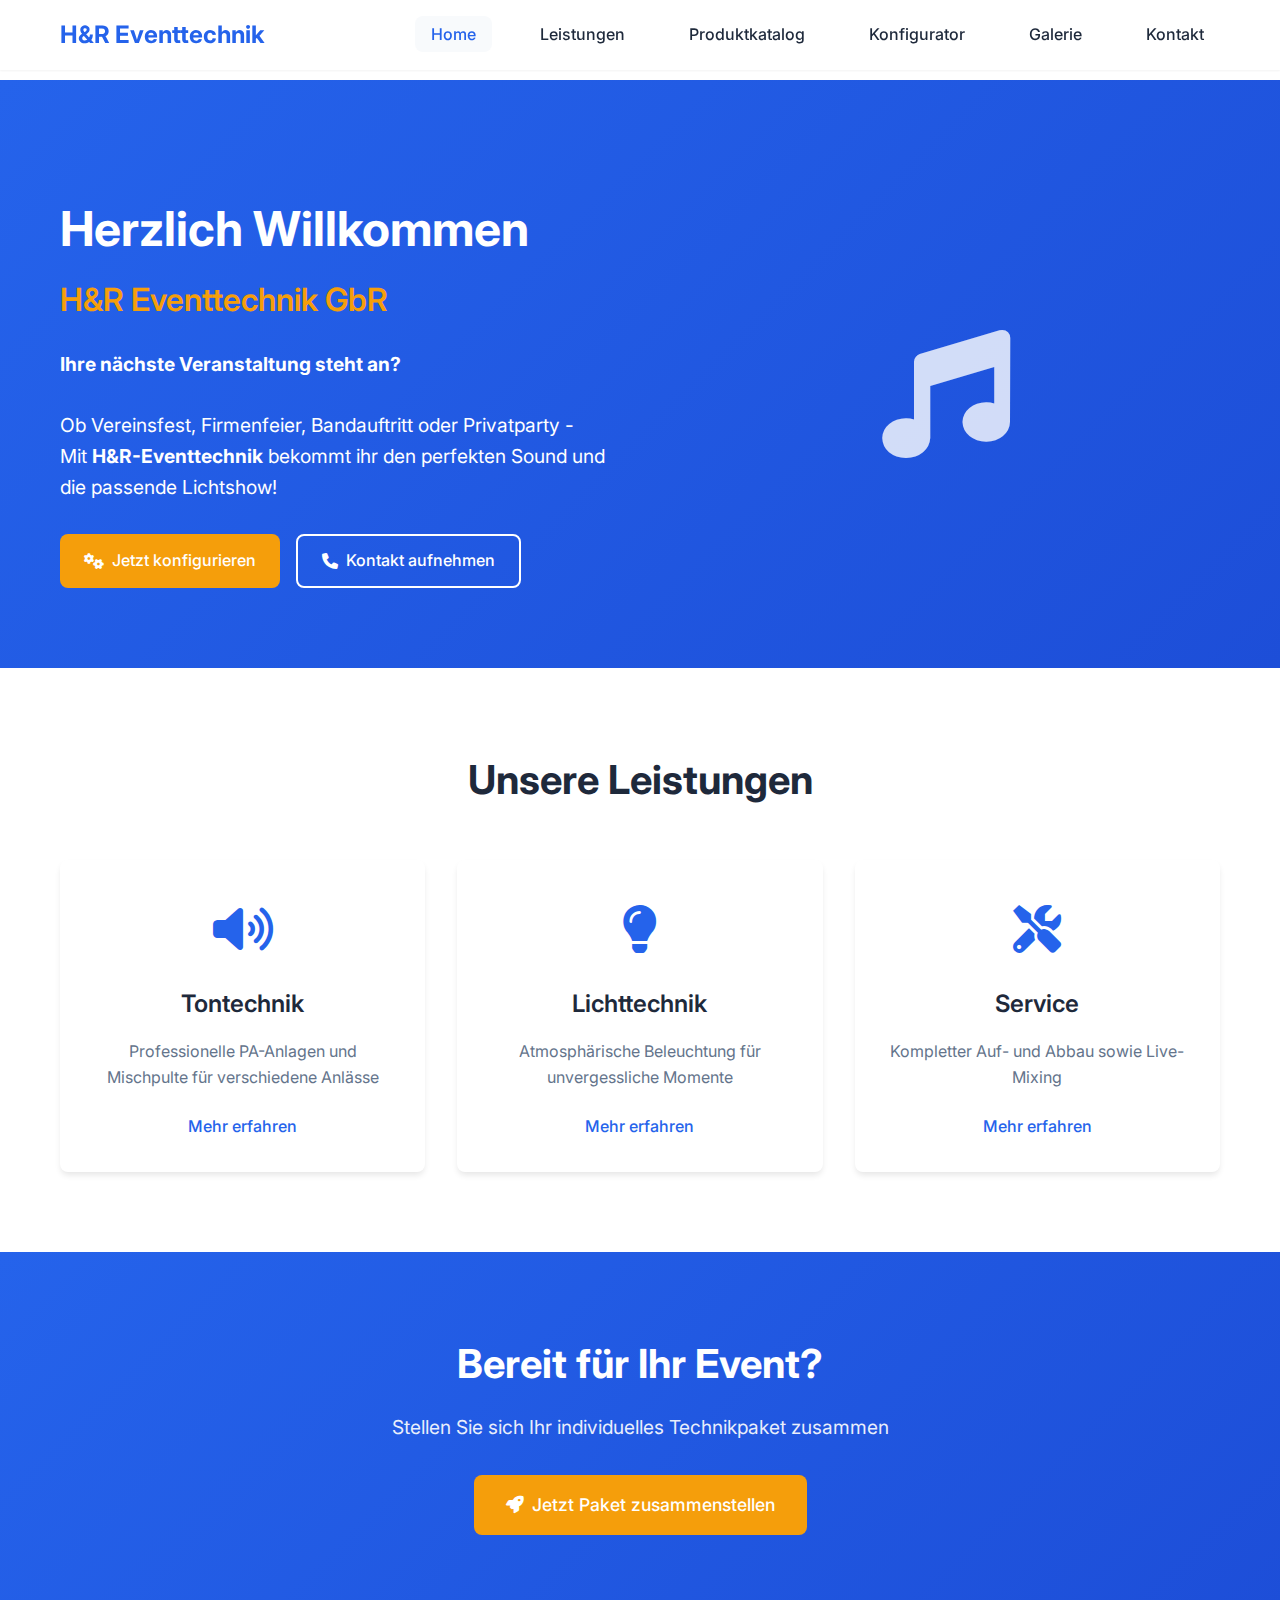
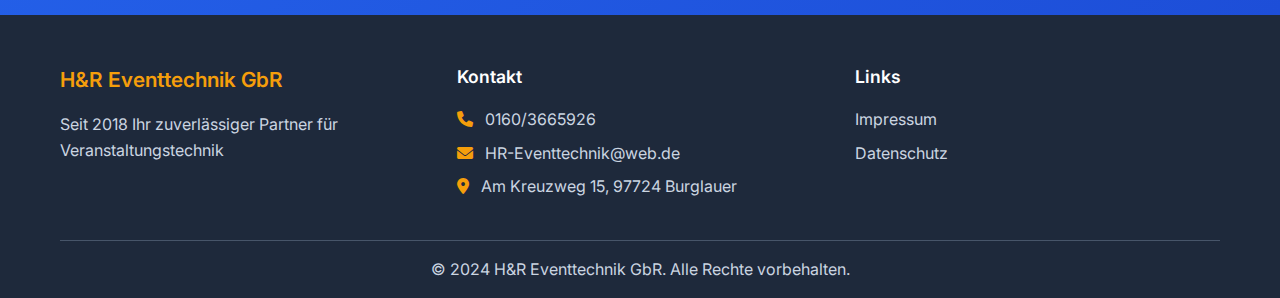
<file: index.html>
<!DOCTYPE html>
<html lang="de">
<head>
    <meta charset="UTF-8">
    <meta name="viewport" content="width=device-width, initial-scale=1.0">
    <title>H&R Eventtechnik GbR - Professionelle Veranstaltungstechnik</title>
    <link rel="stylesheet" href="css/style.css">
    <link href="https://fonts.googleapis.com/css2?family=Inter:wght@300;400;500;600;700&display=swap" rel="stylesheet">
    <link rel="stylesheet" href="https://cdnjs.cloudflare.com/ajax/libs/font-awesome/6.0.0/css/all.min.css">
</head>
<body>
    <!-- Header -->
    <header class="header">
        <nav class="navbar">
            <div class="nav-container">
                <div class="nav-logo">
                    <h2>H&R Eventtechnik</h2>
                </div>
                <ul class="nav-menu">
                    <li class="nav-item">
                        <a href="index.html" class="nav-link active">Home</a>
                    </li>
                    <li class="nav-item">
                        <a href="leistungen.html" class="nav-link">Leistungen</a>
                    </li>
                    <li class="nav-item">
                        <a href="katalog.html" class="nav-link">Produktkatalog</a>
                    </li>
                    <li class="nav-item">
                        <a href="konfigurator.html" class="nav-link">Konfigurator</a>
                    </li>
                    <li class="nav-item">
                        <a href="gallerie.html" class="nav-link">Galerie</a>
                    </li>
                    <li class="nav-item">
                        <a href="kontakt.html" class="nav-link">Kontakt</a>
                    </li>
                </ul>
                <div class="hamburger">
                    <span class="bar"></span>
                    <span class="bar"></span>
                    <span class="bar"></span>
                </div>
            </div>
        </nav>
    </header>

    <!-- Hero Section -->
    <section id="home" class="hero">
        <div class="hero-container">
            <div class="hero-content">
                <h1 class="hero-title">Herzlich Willkommen</h1>
                <h2 class="hero-subtitle">H&R Eventtechnik GbR</h2>
                <p class="hero-text">
                    <strong>Ihre nächste Veranstaltung steht an?</strong><br>
                    <br>
                    Ob Vereinsfest, Firmenfeier, Bandauftritt oder Privatparty - <br>
                    Mit <strong>H&R-Eventtechnik</strong> bekommt ihr den perfekten Sound und die passende Lichtshow!<br>
                </p>
                <div class="hero-buttons">
                    <a href="konfigurator.html" class="btn btn-primary">
                        <i class="fas fa-cogs"></i> Jetzt konfigurieren
                    </a>
                    <a href="kontakt.html" class="btn btn-secondary">
                        <i class="fas fa-phone"></i> Kontakt aufnehmen
                    </a>
                </div>
            </div>
            <div class="hero-image">
                <i class="fas fa-music hero-icon"></i>
            </div>
        </div>
    </section>

    <!-- Services Preview -->
    <section class="services-preview">
        <div class="container">
            <h2 class="section-title">Unsere Leistungen</h2>
            <div class="services-grid">
                <div class="service-card">
                    <div class="service-icon">
                        <i class="fas fa-volume-up"></i>
                    </div>
                    <h3>Tontechnik</h3>
                    <p>Professionelle PA-Anlagen und Mischpulte für verschiedene Anlässe</p>
                    <a href="leistungen.html#tontechnik" class="service-link">Mehr erfahren</a>
                </div>
                <div class="service-card">
                    <div class="service-icon">
                        <i class="fas fa-lightbulb"></i>
                    </div>
                    <h3>Lichttechnik</h3>
                    <p>Atmosphärische Beleuchtung für unvergessliche Momente</p>
                    <a href="leistungen.html#lichttechnik" class="service-link">Mehr erfahren</a>
                </div>
                <div class="service-card">
                    <div class="service-icon">
                        <i class="fas fa-tools"></i>
                    </div>
                    <h3>Service</h3>
                    <p>Kompletter Auf- und Abbau sowie Live-Mixing</p>
                    <a href="leistungen.html#service" class="service-link">Mehr erfahren</a>
                </div>
            </div>
        </div>
    </section>

    <!-- CTA Section -->
    <section class="cta-section">
        <div class="container">
            <div class="cta-content">
                <h2>Bereit für Ihr Event?</h2>
                <p>Stellen Sie sich Ihr individuelles Technikpaket zusammen</p>
                <a href="konfigurator.html" class="btn btn-primary btn-large">
                    <i class="fas fa-rocket"></i> Jetzt Paket zusammenstellen
                </a>
            </div>
        </div>
    </section>

    <!-- Footer -->
    <footer class="footer">
        <div class="container">
            <div class="footer-content">
                <div class="footer-section">
                    <h3>H&R Eventtechnik GbR</h3>
                    <p>Seit 2018 Ihr zuverlässiger Partner für Veranstaltungstechnik</p>
                </div>
                <div class="footer-section">
                    <h4>Kontakt</h4>
                    <p><i class="fas fa-phone"></i> 0160/3665926</p>
                    <p><i class="fas fa-envelope"></i> HR-Eventtechnik@web.de</p>
                    <p><i class="fas fa-map-marker-alt"></i> Am Kreuzweg 15, 97724 Burglauer</p>
                </div>
                <div class="footer-section">
                    <h4>Links</h4>
                    <ul>
                        <li><a href="impressum.html">Impressum</a></li>
                        <li><a href="#datenschutz">Datenschutz</a></li>
                    </ul>
                </div>
            </div>
            <div class="footer-bottom">
                <p>&copy; 2024 H&R Eventtechnik GbR. Alle Rechte vorbehalten.</p>
            </div>
        </div>
    </footer>

    <script src="js/main.js"></script>
</body>
</html>
</file>
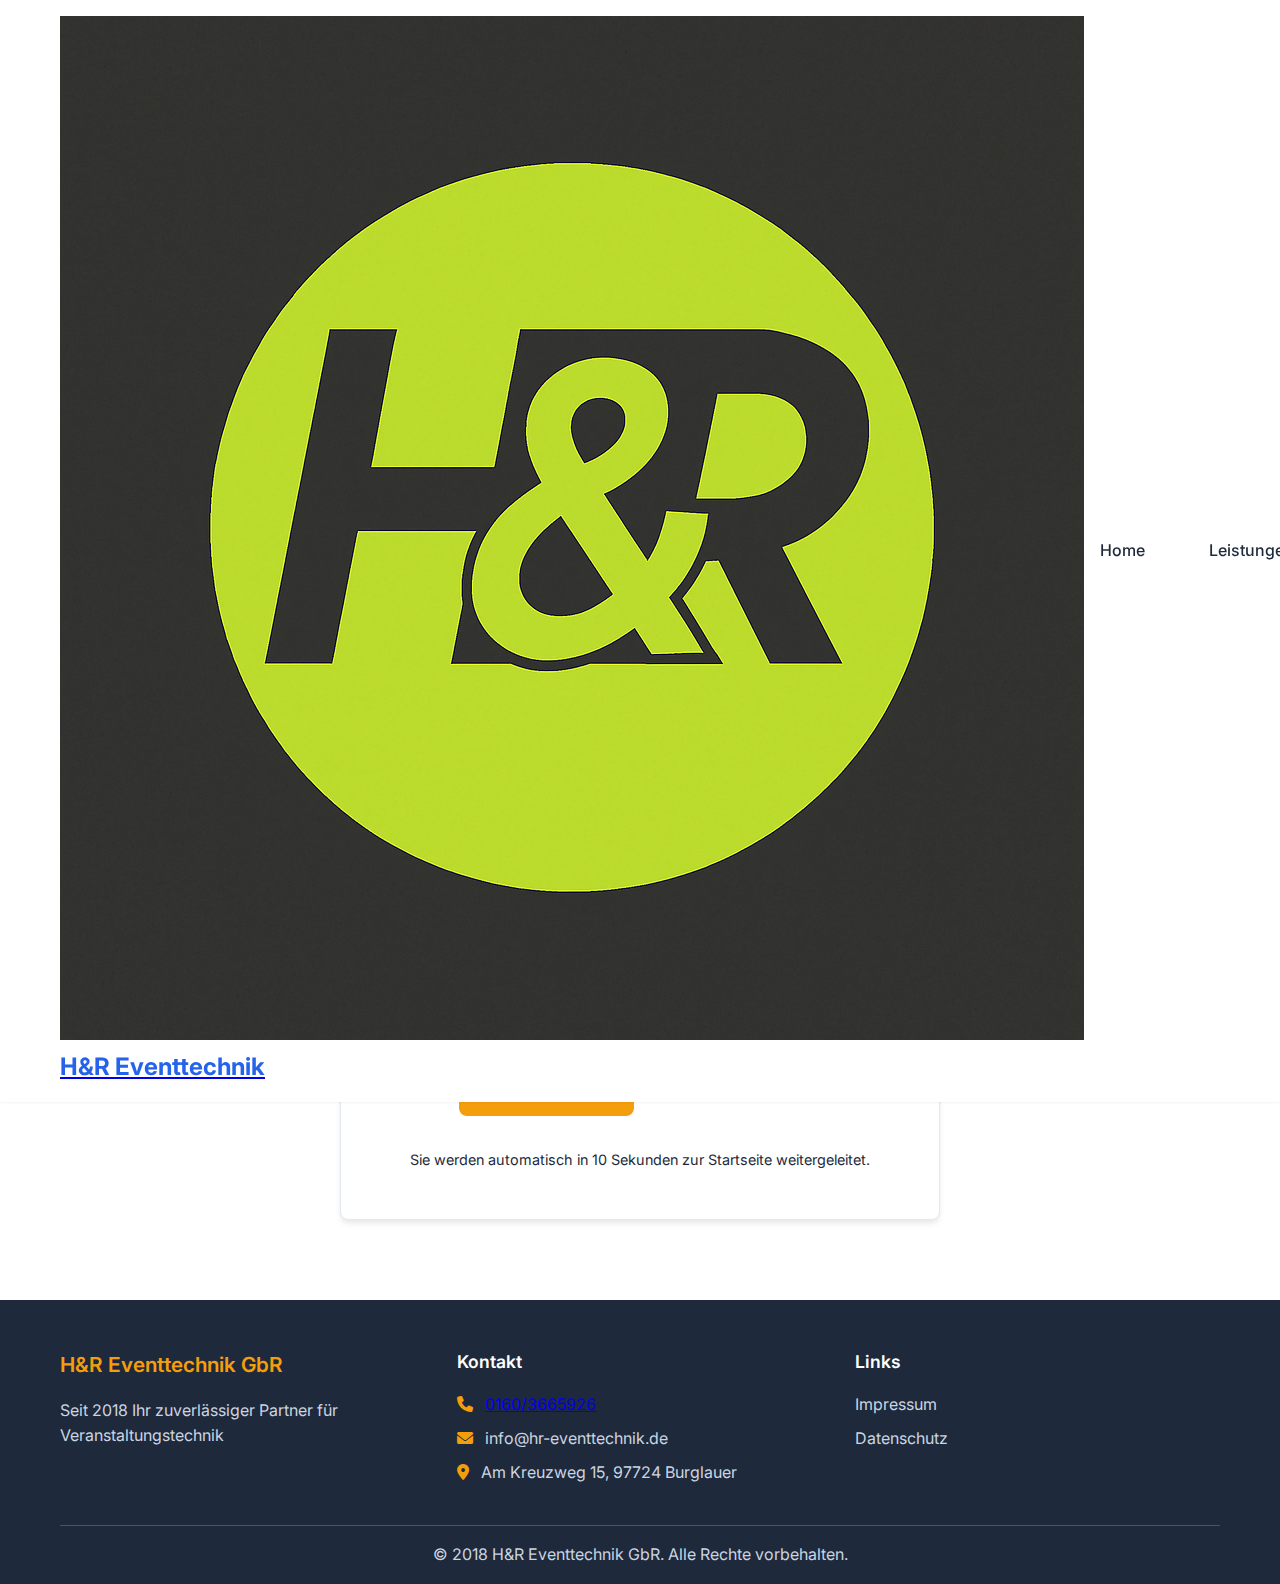
<file: danke.html>
<!DOCTYPE html>
<html lang="de">
<head>
    <meta name="format-detection" content="telephone=no">
    <meta charset="UTF-8">
    <meta name="viewport" content="width=device-width, initial-scale=1.0">
    <title>Vielen Dank - H&R Eventtechnik GbR</title>
    <link rel="stylesheet" href="css/style.css">
    <link href="https://fonts.googleapis.com/css2?family=Inter:wght@300;400;500;600;700&display=swap" rel="stylesheet">
    <link rel="stylesheet" href="https://cdnjs.cloudflare.com/ajax/libs/font-awesome/6.0.0/css/all.min.css">
    <meta http-equiv="refresh" content="10;url=index.html">
</head>
<body>
    <!-- Header -->
    <header class="header">
        <nav class="navbar">
            <div class="nav-container">
                <div class="nav-logo">
                    <a href="index.html">
                        <img src="images/logo.png" alt="H&R Eventtechnik Logo" class="nav-logo-image">
                        <h2>H&R Eventtechnik</h2>
                    </a>
                </div>
                <ul class="nav-menu">
                    <li class="nav-item">
                        <a href="index.html" class="nav-link">Home</a>
                    </li>
                    <li class="nav-item">
                        <a href="leistungen.html" class="nav-link">Leistungen</a>
                    </li>
                    <li class="nav-item">
                        <a href="katalog.html" class="nav-link">Produktkatalog</a>
                    </li>
                    <li class="nav-item">
                        <a href="konfigurator.html" class="nav-link">Konfigurator</a>
                    </li>
                    <li class="nav-item">
                        <a href="gallerie.html" class="nav-link">Galerie</a>
                    </li>
                    <li class="nav-item">
                        <a href="kontakt.html" class="nav-link">Kontakt</a>
                    </li>
                </ul>
                <div class="hamburger">
                    <span class="bar"></span>
                    <span class="bar"></span>
                    <span class="bar"></span>
                </div>
            </div>
        </nav>
    </header>

    <!-- Page Header -->
    <section class="page-header">
        <div class="container">
            <h1>Vielen Dank!</h1>
            <p>Ihre Anfrage wurde erfolgreich versendet</p>
        </div>
    </section>

    <!-- Thank You Content -->
    <section class="services-preview">
        <div class="container">
            <div style="text-align: center; max-width: 600px; margin: 0 auto;">
                <div style="background: var(--bg-white); padding: 3rem; border-radius: var(--border-radius); box-shadow: var(--shadow-md); border: 1px solid var(--border-color);">
                    <i class="fas fa-check-circle" style="font-size: 4rem; color: var(--accent-color); margin-bottom: 2rem;"></i>
                    
                    <h2 style="color: var(--text-dark); margin-bottom: 1.5rem;">Anfrage erfolgreich versendet!</h2>
                    
                    <p style="color: var(--text-light); margin-bottom: 2rem; font-size: 1.1rem;">
                        Vielen Dank für Ihre Anfrage! Wir haben Ihre Nachricht erhalten und werden uns schnellstmöglich bei Ihnen melden.
                    </p>
                    
                    <div style="background: var(--bg-light); padding: 1.5rem; border-radius: var(--border-radius); margin-bottom: 2rem;">
                        <h3 style="color: var(--accent-color); margin-bottom: 1rem;">
                            <i class="fas fa-clock"></i> Was passiert als nächstes?
                        </h3>
                        <ul style="list-style: none; text-align: left; color: var(--text-light);">
                            <li style="margin-bottom: 0.5rem;">
                                <i class="fas fa-envelope" style="color: var(--accent-color); margin-right: 0.5rem;"></i>
                                Sie erhalten eine Bestätigungs-E-Mail
                            </li>
                            <li style="margin-bottom: 0.5rem;">
                                <i class="fas fa-phone" style="color: var(--accent-color); margin-right: 0.5rem;"></i>
                                Wir melden uns innerhalb von 24 Stunden
                            </li>
                            <li style="margin-bottom: 0.5rem;">
                                <i class="fas fa-file-alt" style="color: var(--accent-color); margin-right: 0.5rem;"></i>
                                Sie erhalten ein individuelles Angebot
                            </li>
                        </ul>
                    </div>
                    
                    <div style="background: var(--accent-color); color: var(--primary-dark); padding: 1rem; border-radius: var(--border-radius); margin-bottom: 2rem;">
                        <strong>
                            <i class="fas fa-phone-alt"></i> 
                            Dringende Anfragen: 0160/3665926
                        </strong>
                    </div>
                    
                    <div style="display: flex; gap: 1rem; justify-content: center; flex-wrap: wrap;">
                        <a href="index.html" class="btn btn-primary">
                            <i class="fas fa-home"></i> Zur Startseite
                        </a>
                        <a href="katalog.html" class="btn btn-secondary">
                            <i class="fas fa-list"></i> Zum Katalog
                        </a>
                    </div>
                    
                    <p style="color: var(--text-muted); font-size: 0.9rem; margin-top: 2rem;">
                        Sie werden automatisch in 10 Sekunden zur Startseite weitergeleitet.
                    </p>
                </div>
            </div>
        </div>
    </section>

    <!-- Footer -->
    <footer class="footer">
        <div class="container">
            <div class="footer-content">
                <div class="footer-section">
                    <h3>H&R Eventtechnik GbR</h3>
                    <p>Seit 2018 Ihr zuverlässiger Partner für Veranstaltungstechnik</p>
                </div>
                <div class="footer-section">
                    <h4>Kontakt</h4>
                    <p><i class="fas fa-phone"></i> <a href="tel:+4916036659260">0160/3665926</a></p>
                    <p><i class="fas fa-envelope"></i> info@hr-eventtechnik.de</p>
                    <p><i class="fas fa-map-marker-alt"></i> Am Kreuzweg 15, 97724 Burglauer</p>
                </div>
                <div class="footer-section">
                    <h4>Links</h4>
                    <ul>
                        <li><a href="impressum.html">Impressum</a></li>
                        <li><a href="datenschutz.html">Datenschutz</a></li>
                    </ul>
                </div>
            </div>
            <div class="footer-bottom">
                <p>&copy; 2018 H&R Eventtechnik GbR. Alle Rechte vorbehalten.</p>
            </div>
        </div>
    </footer>

    <script src="js/main.js"></script>
</body>
</html>
</file>
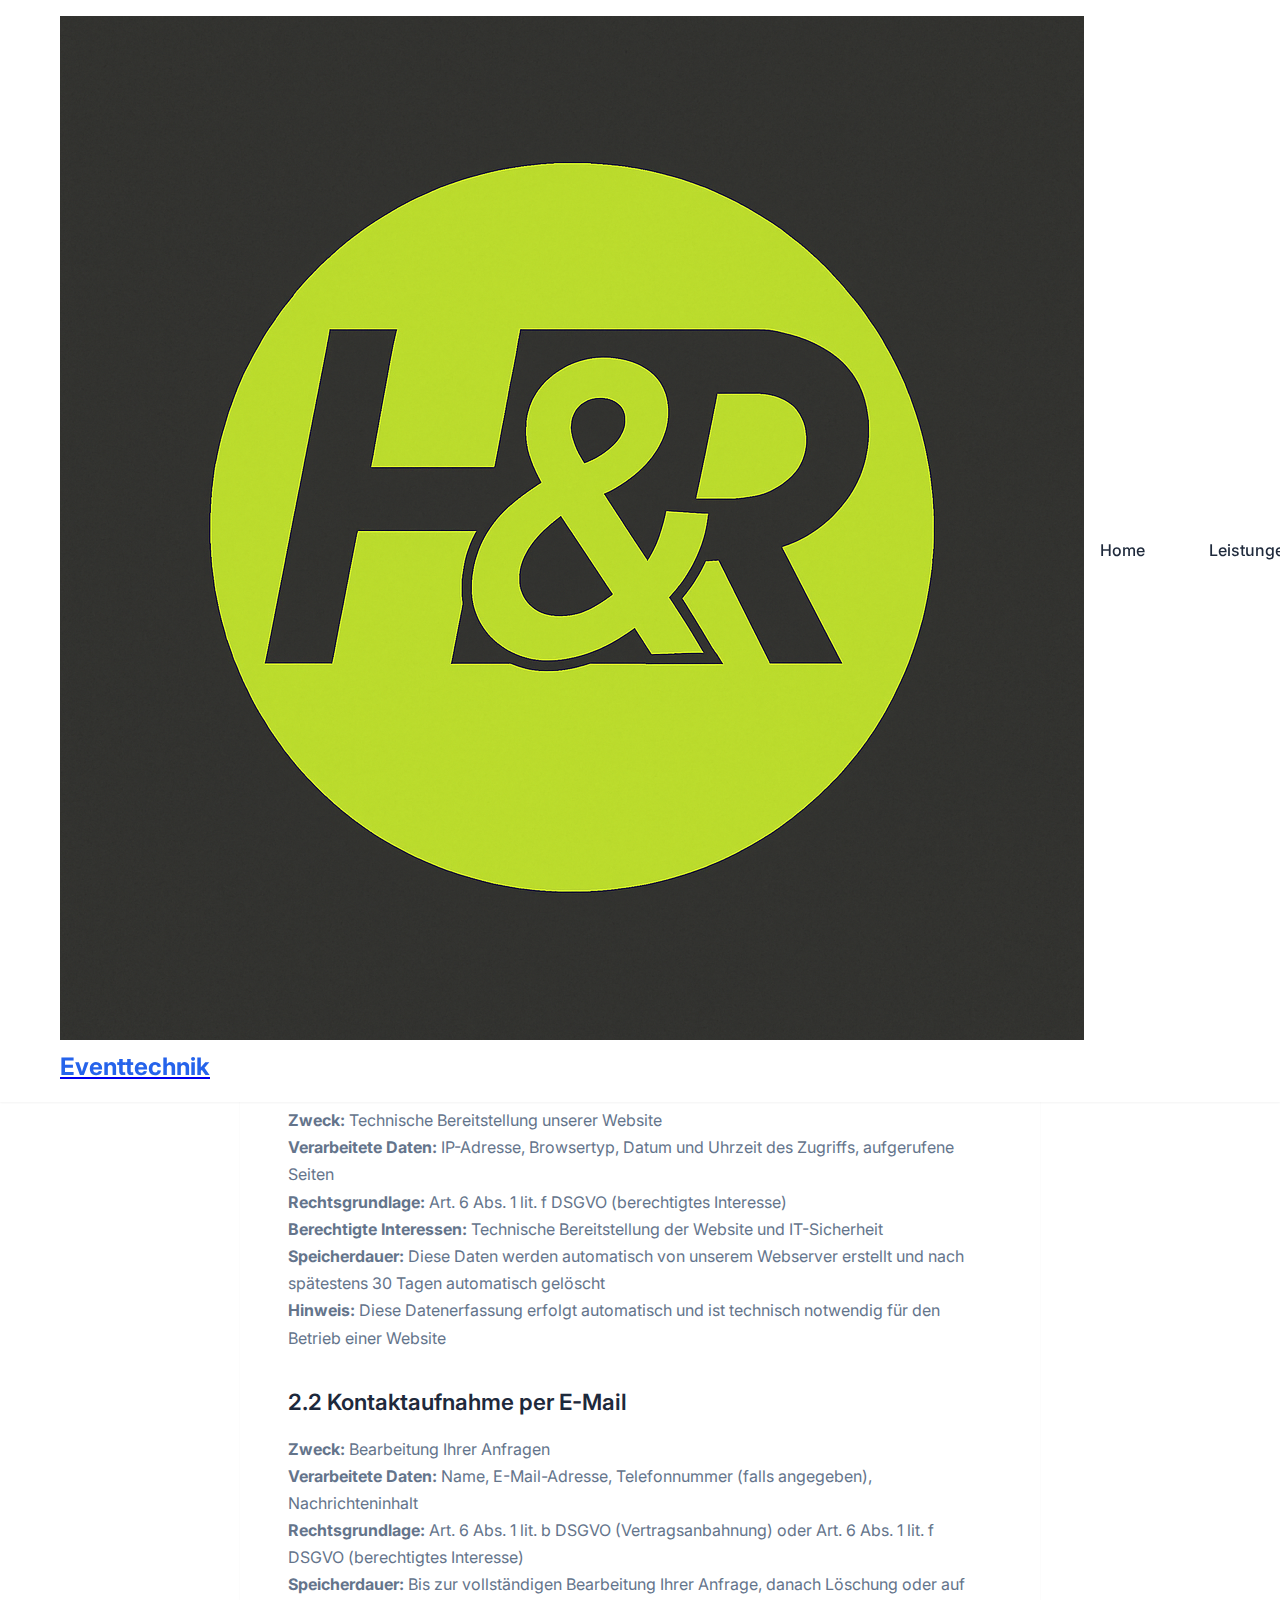
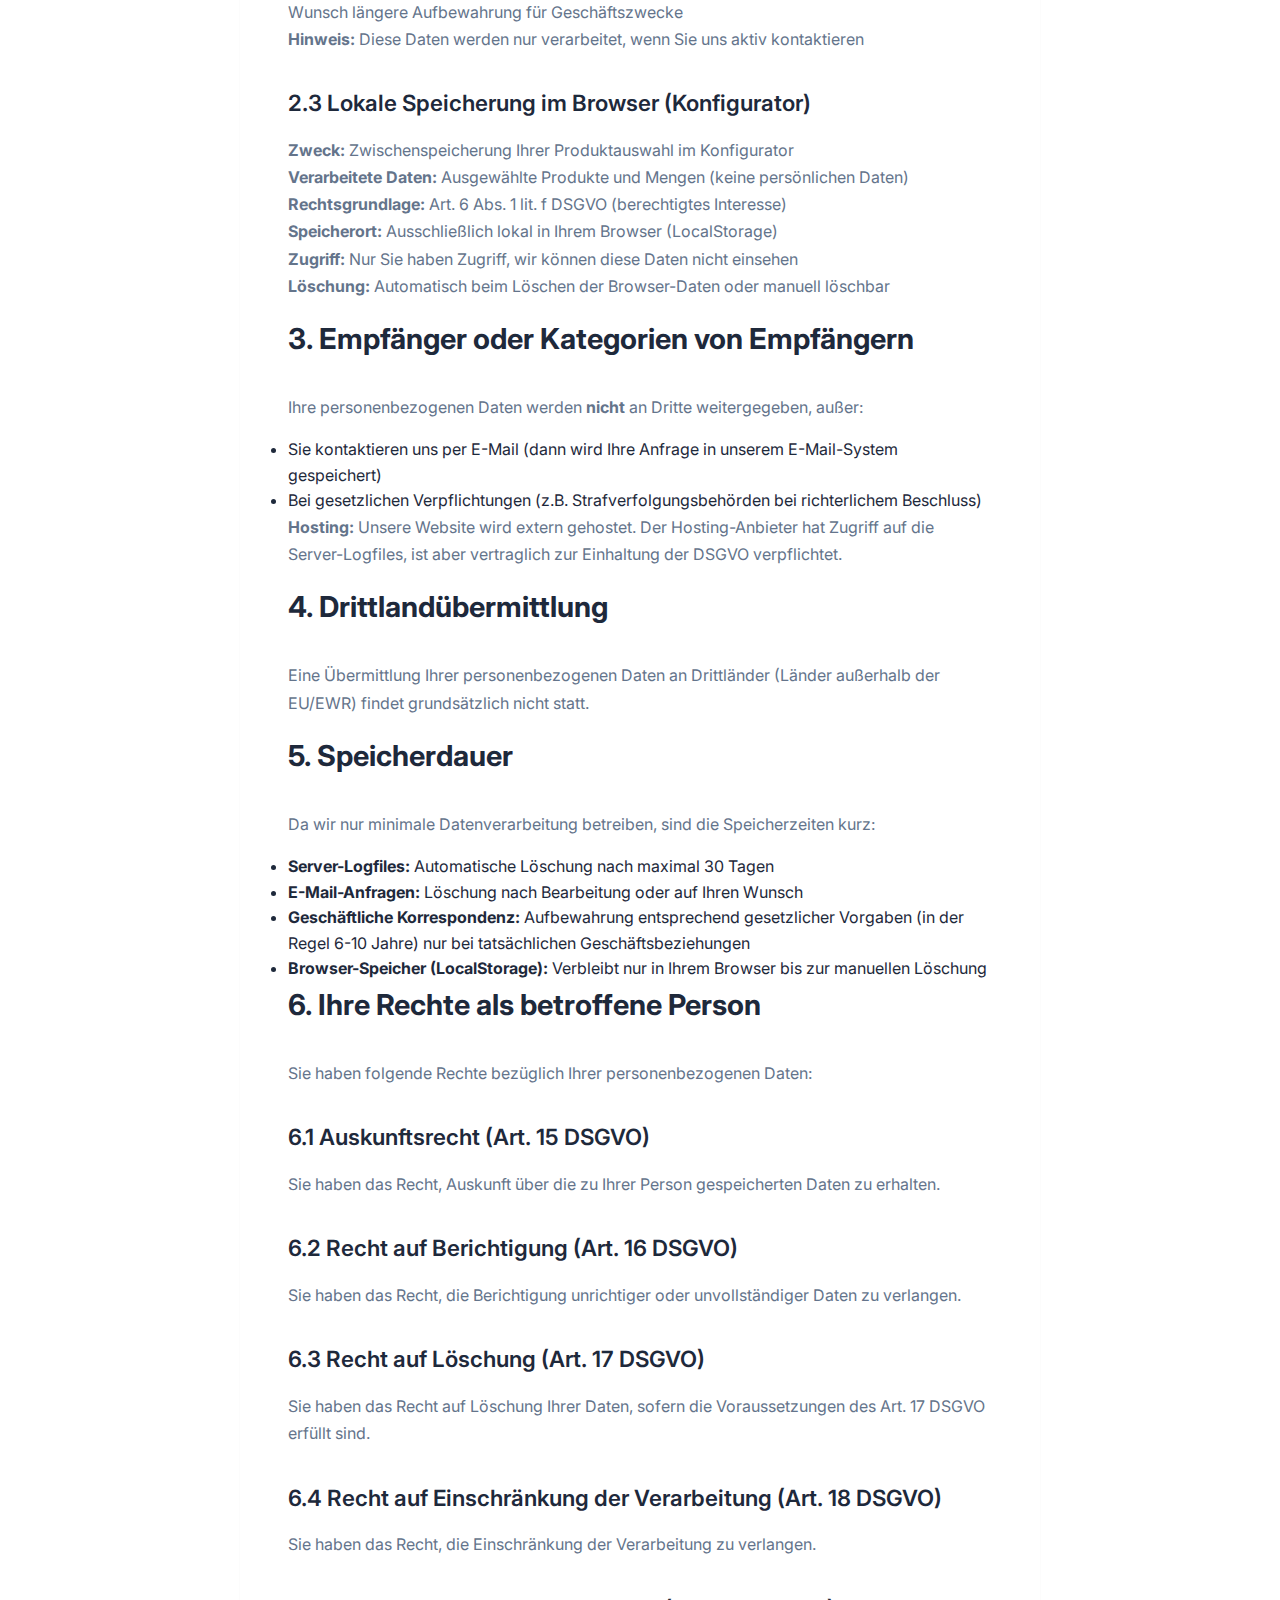
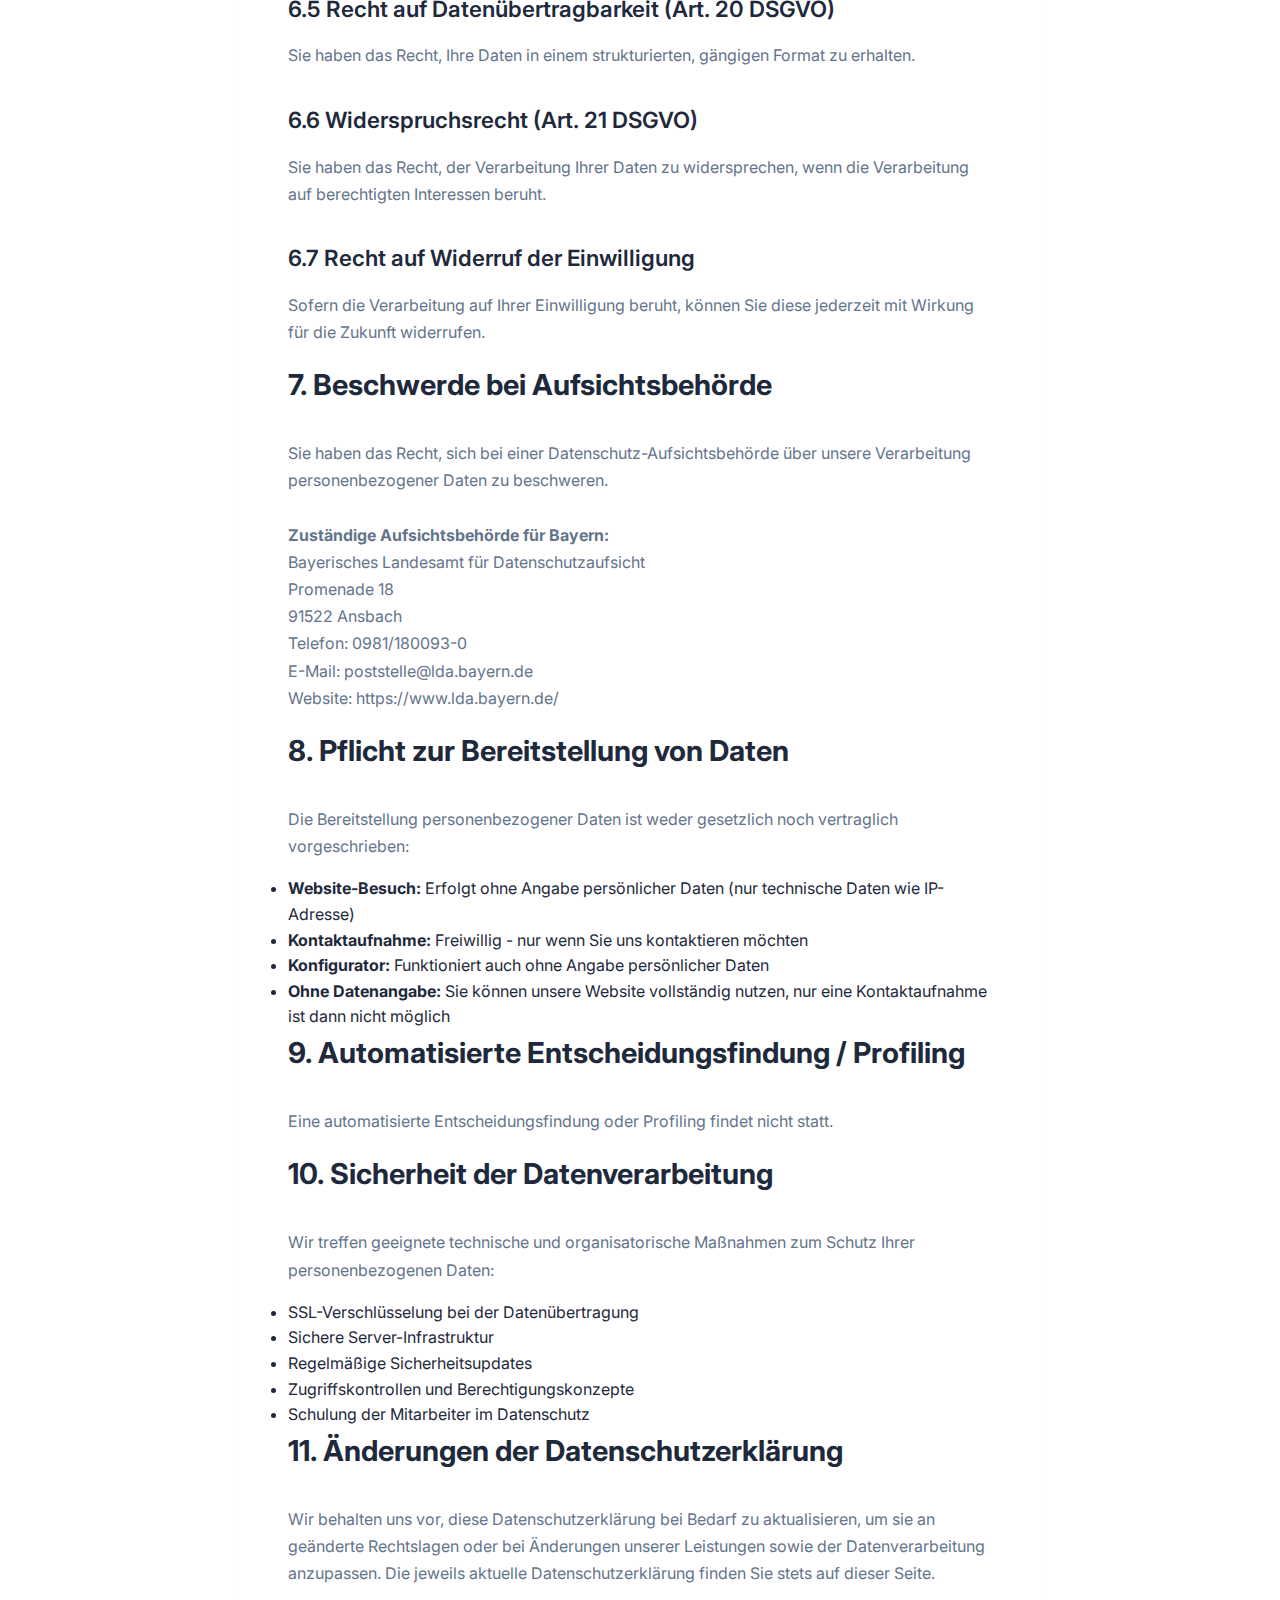
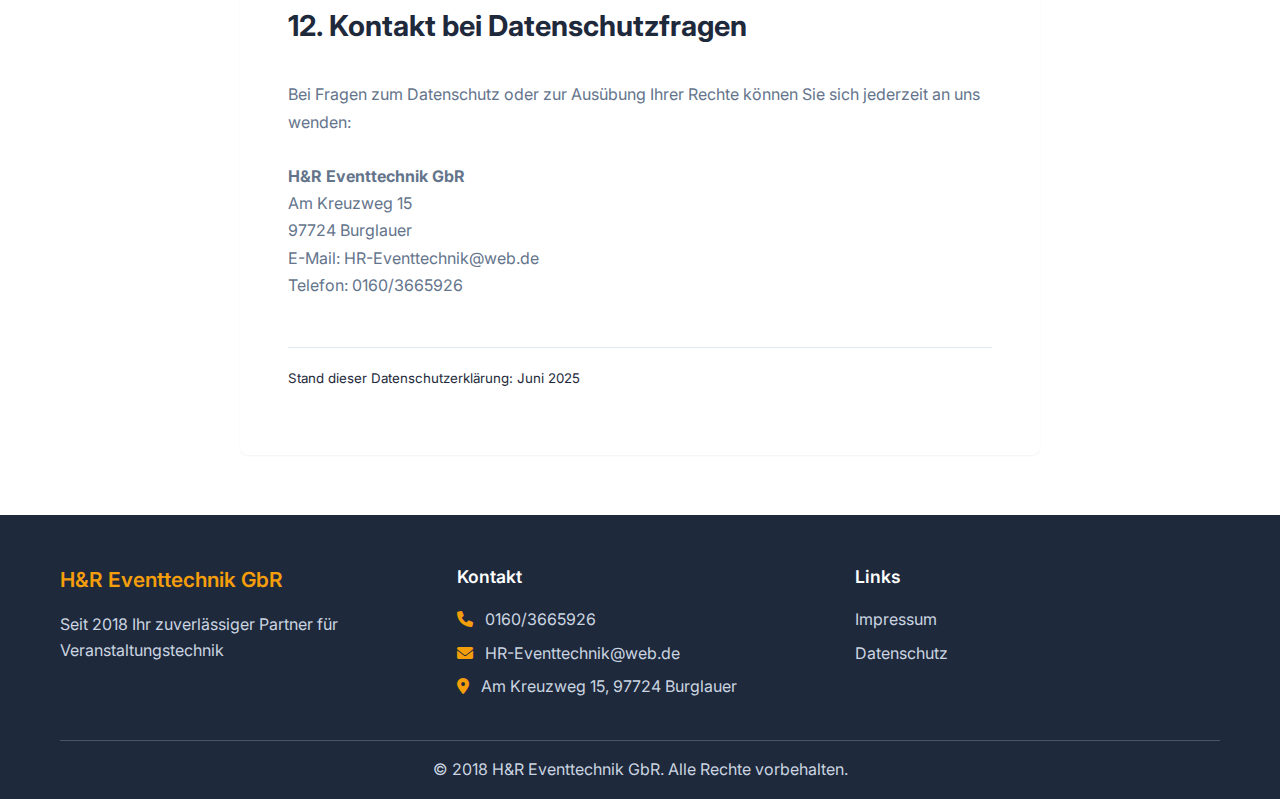
<file: datenschutz.html>
<!DOCTYPE html>
<html lang="de">
<head>
    <meta charset="UTF-8">
    <meta name="viewport" content="width=device-width, initial-scale=1.0">
    <title>Datenschutzerklärung - H&R Eventtechnik GbR</title>
    <link rel="stylesheet" href="css/style.css">
    <link href="https://fonts.googleapis.com/css2?family=Inter:wght@300;400;500;600;700&display=swap" rel="stylesheet">
    <link rel="stylesheet" href="https://cdnjs.cloudflare.com/ajax/libs/font-awesome/6.0.0/css/all.min.css">
</head>
<body>
    <!-- Header -->
    <header class="header">
        <nav class="navbar">
            <div class="nav-container">
                <div class="nav-logo">
                    <a href="index.html">
                        <img src="images/logo.png" alt="H&R Eventtechnik Logo" class="nav-logo-image">
                        <h2>Eventtechnik</h2>
                    </a>
                </div>
                <ul class="nav-menu">
                    <li class="nav-item">
                        <a href="index.html" class="nav-link">Home</a>
                    </li>
                    <li class="nav-item">
                        <a href="leistungen.html" class="nav-link">Leistungen</a>
                    </li>
                    <li class="nav-item">
                        <a href="katalog.html" class="nav-link">Produktkatalog</a>
                    </li>
                    <li class="nav-item">
                        <a href="konfigurator.html" class="nav-link">Konfigurator</a>
                    </li>
                    <li class="nav-item">
                        <a href="gallerie.html" class="nav-link">Galerie</a>
                    </li>
                    <li class="nav-item">
                        <a href="kontakt.html" class="nav-link">Kontakt</a>
                    </li>
                </ul>
                <div class="hamburger">
                    <span class="bar"></span>
                    <span class="bar"></span>
                    <span class="bar"></span>
                </div>
            </div>
        </nav>
    </header>

    <!-- Page Header -->
    <section class="page-header">
        <div class="container">
            <h1>Datenschutzerklärung</h1>
            <p>Informationen über die Verarbeitung Ihrer personenbezogenen Daten</p>
        </div>
    </section>

    <!-- Datenschutz Content -->
    <section class="legal-section">
        <div class="container">
            <div class="legal-content">
                <h2>1. Name und Kontaktdaten des Verantwortlichen</h2>
                <p>
                    Verantwortlicher im Sinne der Datenschutz-Grundverordnung (DSGVO):<br><br>
                    <strong>H&R Eventtechnik GbR</strong><br>
                    Reichert Julian, Horbelt Florian GbR<br>
                    Am Kreuzweg 15<br>
                    97724 Burglauer<br><br>
                    
                    Telefon: 0160/3665926<br>
                    E-Mail: HR-Eventtechnik@web.de<br><br>
                    
                    Vertreten durch: Julian Reichert, Florian Horbelt
                </p>

                <h2>2. Zwecke und Rechtsgrundlagen der Datenverarbeitung</h2>
                <p>Wir verarbeiten Ihre personenbezogenen Daten nur in folgenden, unvermeidlichen Fällen:</p>

                <h3>2.1 Bereitstellung der Website (Server-Logfiles)</h3>
                <p>
                    <strong>Zweck:</strong> Technische Bereitstellung unserer Website<br>
                    <strong>Verarbeitete Daten:</strong> IP-Adresse, Browsertyp, Datum und Uhrzeit des Zugriffs, aufgerufene Seiten<br>
                    <strong>Rechtsgrundlage:</strong> Art. 6 Abs. 1 lit. f DSGVO (berechtigtes Interesse)<br>
                    <strong>Berechtigte Interessen:</strong> Technische Bereitstellung der Website und IT-Sicherheit<br>
                    <strong>Speicherdauer:</strong> Diese Daten werden automatisch von unserem Webserver erstellt und nach spätestens 30 Tagen automatisch gelöscht<br>
                    <strong>Hinweis:</strong> Diese Datenerfassung erfolgt automatisch und ist technisch notwendig für den Betrieb einer Website
                </p>

                <h3>2.2 Kontaktaufnahme per E-Mail</h3>
                <p>
                    <strong>Zweck:</strong> Bearbeitung Ihrer Anfragen<br>
                    <strong>Verarbeitete Daten:</strong> Name, E-Mail-Adresse, Telefonnummer (falls angegeben), Nachrichteninhalt<br>
                    <strong>Rechtsgrundlage:</strong> Art. 6 Abs. 1 lit. b DSGVO (Vertragsanbahnung) oder Art. 6 Abs. 1 lit. f DSGVO (berechtigtes Interesse)<br>
                    <strong>Speicherdauer:</strong> Bis zur vollständigen Bearbeitung Ihrer Anfrage, danach Löschung oder auf Wunsch längere Aufbewahrung für Geschäftszwecke<br>
                    <strong>Hinweis:</strong> Diese Daten werden nur verarbeitet, wenn Sie uns aktiv kontaktieren
                </p>

                <h3>2.3 Lokale Speicherung im Browser (Konfigurator)</h3>
                <p>
                    <strong>Zweck:</strong> Zwischenspeicherung Ihrer Produktauswahl im Konfigurator<br>
                    <strong>Verarbeitete Daten:</strong> Ausgewählte Produkte und Mengen (keine persönlichen Daten)<br>
                    <strong>Rechtsgrundlage:</strong> Art. 6 Abs. 1 lit. f DSGVO (berechtigtes Interesse)<br>
                    <strong>Speicherort:</strong> Ausschließlich lokal in Ihrem Browser (LocalStorage)<br>
                    <strong>Zugriff:</strong> Nur Sie haben Zugriff, wir können diese Daten nicht einsehen<br>
                    <strong>Löschung:</strong> Automatisch beim Löschen der Browser-Daten oder manuell löschbar
                </p>

                <h2>3. Empfänger oder Kategorien von Empfängern</h2>
                <p>
                    Ihre personenbezogenen Daten werden <strong>nicht</strong> an Dritte weitergegeben, außer:
                </p>
                <ul>
                    <li>Sie kontaktieren uns per E-Mail (dann wird Ihre Anfrage in unserem E-Mail-System gespeichert)</li>
                    <li>Bei gesetzlichen Verpflichtungen (z.B. Strafverfolgungsbehörden bei richterlichem Beschluss)</li>
                </ul>
                <p>
                    <strong>Hosting:</strong> Unsere Website wird extern gehostet. Der Hosting-Anbieter hat Zugriff auf die Server-Logfiles, ist aber vertraglich zur Einhaltung der DSGVO verpflichtet.
                </p>

                <h2>4. Drittlandübermittlung</h2>
                <p>
                    Eine Übermittlung Ihrer personenbezogenen Daten an Drittländer (Länder außerhalb der EU/EWR) findet grundsätzlich nicht statt.
                </p>

                <h2>5. Speicherdauer</h2>
                <p>
                    Da wir nur minimale Datenverarbeitung betreiben, sind die Speicherzeiten kurz:
                </p>
                <ul>
                    <li><strong>Server-Logfiles:</strong> Automatische Löschung nach maximal 30 Tagen</li>
                    <li><strong>E-Mail-Anfragen:</strong> Löschung nach Bearbeitung oder auf Ihren Wunsch</li>
                    <li><strong>Geschäftliche Korrespondenz:</strong> Aufbewahrung entsprechend gesetzlicher Vorgaben (in der Regel 6-10 Jahre) nur bei tatsächlichen Geschäftsbeziehungen</li>
                    <li><strong>Browser-Speicher (LocalStorage):</strong> Verbleibt nur in Ihrem Browser bis zur manuellen Löschung</li>
                </ul>

                <h2>6. Ihre Rechte als betroffene Person</h2>
                <p>Sie haben folgende Rechte bezüglich Ihrer personenbezogenen Daten:</p>

                <h3>6.1 Auskunftsrecht (Art. 15 DSGVO)</h3>
                <p>Sie haben das Recht, Auskunft über die zu Ihrer Person gespeicherten Daten zu erhalten.</p>

                <h3>6.2 Recht auf Berichtigung (Art. 16 DSGVO)</h3>
                <p>Sie haben das Recht, die Berichtigung unrichtiger oder unvollständiger Daten zu verlangen.</p>

                <h3>6.3 Recht auf Löschung (Art. 17 DSGVO)</h3>
                <p>Sie haben das Recht auf Löschung Ihrer Daten, sofern die Voraussetzungen des Art. 17 DSGVO erfüllt sind.</p>

                <h3>6.4 Recht auf Einschränkung der Verarbeitung (Art. 18 DSGVO)</h3>
                <p>Sie haben das Recht, die Einschränkung der Verarbeitung zu verlangen.</p>

                <h3>6.5 Recht auf Datenübertragbarkeit (Art. 20 DSGVO)</h3>
                <p>Sie haben das Recht, Ihre Daten in einem strukturierten, gängigen Format zu erhalten.</p>

                <h3>6.6 Widerspruchsrecht (Art. 21 DSGVO)</h3>
                <p>Sie haben das Recht, der Verarbeitung Ihrer Daten zu widersprechen, wenn die Verarbeitung auf berechtigten Interessen beruht.</p>

                <h3>6.7 Recht auf Widerruf der Einwilligung</h3>
                <p>Sofern die Verarbeitung auf Ihrer Einwilligung beruht, können Sie diese jederzeit mit Wirkung für die Zukunft widerrufen.</p>

                <h2>7. Beschwerde bei Aufsichtsbehörde</h2>
                <p>
                    Sie haben das Recht, sich bei einer Datenschutz-Aufsichtsbehörde über unsere Verarbeitung personenbezogener Daten zu beschweren.<br><br>
                    
                    <strong>Zuständige Aufsichtsbehörde für Bayern:</strong><br>
                    Bayerisches Landesamt für Datenschutzaufsicht<br>
                    Promenade 18<br>
                    91522 Ansbach<br>
                    Telefon: 0981/180093-0<br>
                    E-Mail: poststelle@lda.bayern.de<br>
                    Website: https://www.lda.bayern.de/
                </p>

                <h2>8. Pflicht zur Bereitstellung von Daten</h2>
                <p>
                    Die Bereitstellung personenbezogener Daten ist weder gesetzlich noch vertraglich vorgeschrieben:
                </p>
                <ul>
                    <li><strong>Website-Besuch:</strong> Erfolgt ohne Angabe persönlicher Daten (nur technische Daten wie IP-Adresse)</li>
                    <li><strong>Kontaktaufnahme:</strong> Freiwillig - nur wenn Sie uns kontaktieren möchten</li>
                    <li><strong>Konfigurator:</strong> Funktioniert auch ohne Angabe persönlicher Daten</li>
                    <li><strong>Ohne Datenangabe:</strong> Sie können unsere Website vollständig nutzen, nur eine Kontaktaufnahme ist dann nicht möglich</li>
                </ul>

                <h2>9. Automatisierte Entscheidungsfindung / Profiling</h2>
                <p>
                    Eine automatisierte Entscheidungsfindung oder Profiling findet nicht statt.
                </p>

                <h2>10. Sicherheit der Datenverarbeitung</h2>
                <p>
                    Wir treffen geeignete technische und organisatorische Maßnahmen zum Schutz Ihrer personenbezogenen Daten:
                </p>
                <ul>
                    <li>SSL-Verschlüsselung bei der Datenübertragung</li>
                    <li>Sichere Server-Infrastruktur</li>
                    <li>Regelmäßige Sicherheitsupdates</li>
                    <li>Zugriffskontrollen und Berechtigungskonzepte</li>
                    <li>Schulung der Mitarbeiter im Datenschutz</li>
                </ul>

                <h2>11. Änderungen der Datenschutzerklärung</h2>
                <p>
                    Wir behalten uns vor, diese Datenschutzerklärung bei Bedarf zu aktualisieren, um sie an geänderte Rechtslagen oder bei Änderungen unserer Leistungen sowie der Datenverarbeitung anzupassen. Die jeweils aktuelle Datenschutzerklärung finden Sie stets auf dieser Seite.
                </p>

                <h2>12. Kontakt bei Datenschutzfragen</h2>
                <p>
                    Bei Fragen zum Datenschutz oder zur Ausübung Ihrer Rechte können Sie sich jederzeit an uns wenden:<br><br>
                    
                    <strong>H&R Eventtechnik GbR</strong><br>
                    Am Kreuzweg 15<br>
                    97724 Burglauer<br>
                    E-Mail: HR-Eventtechnik@web.de<br>
                    Telefon: 0160/3665926
                </p>

                <p style="margin-top: 3rem; padding-top: 1rem; border-top: 1px solid var(--border-color); color: var(--text-muted);">
                    <small>Stand dieser Datenschutzerklärung: Juni 2025</small>
                </p>
            </div>
        </div>
    </section>

    <!-- Footer -->
    <footer class="footer">
        <div class="container">
            <div class="footer-content">
                <div class="footer-section">
                    <h3>H&R Eventtechnik GbR</h3>
                    <p>Seit 2018 Ihr zuverlässiger Partner für Veranstaltungstechnik</p>
                </div>
                <div class="footer-section">
                    <h4>Kontakt</h4>
                    <p><i class="fas fa-phone"></i> 0160/3665926</p>
                    <p><i class="fas fa-envelope"></i> HR-Eventtechnik@web.de</p>
                    <p><i class="fas fa-map-marker-alt"></i> Am Kreuzweg 15, 97724 Burglauer</p>
                </div>
                <div class="footer-section">
                    <h4>Links</h4>
                    <ul>
                        <li><a href="impressum.html">Impressum</a></li>
                        <li><a href="datenschutz.html">Datenschutz</a></li>
                    </ul>
                </div>
            </div>
            <div class="footer-bottom">
                <p>&copy; 2018 H&R Eventtechnik GbR. Alle Rechte vorbehalten.</p>
            </div>
        </div>
    </footer>

    <script src="js/main.js"></script>
</body>
</html>
</file>
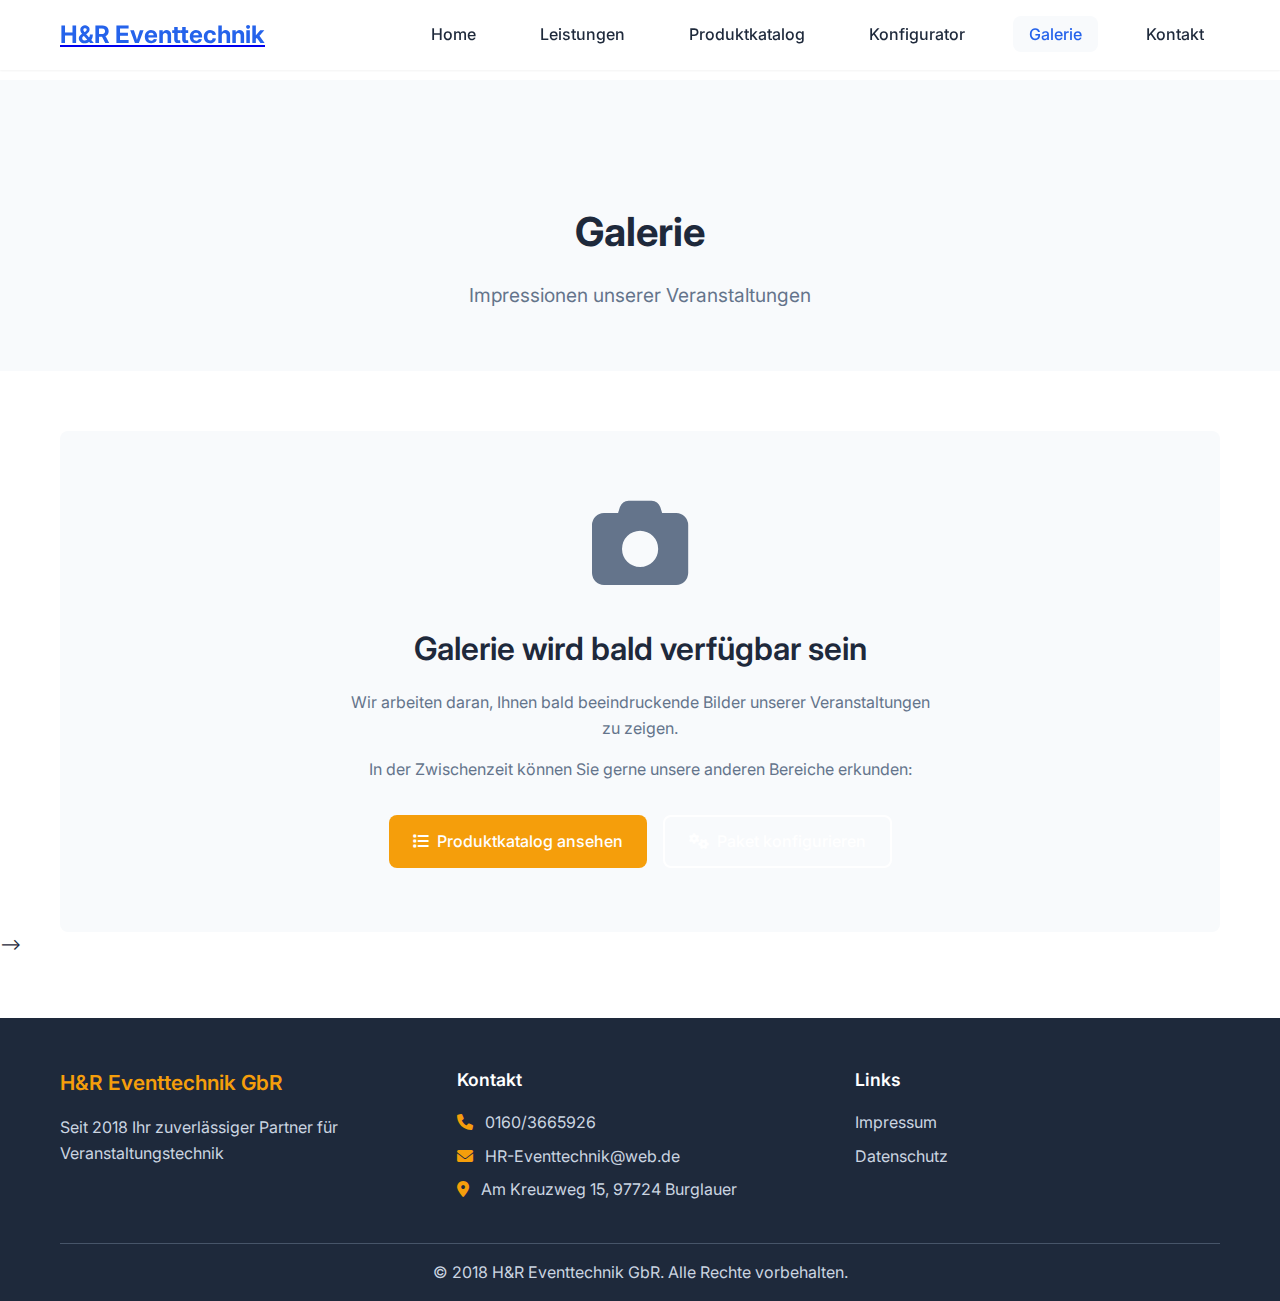
<file: gallerie.html>
<!DOCTYPE html>
<html lang="de">
<head>
    <meta charset="UTF-8">
    <meta name="viewport" content="width=device-width, initial-scale=1.0">
    <title>Galerie - H&R Eventtechnik GbR</title>
    <link rel="stylesheet" href="css/style.css">
    <link href="https://fonts.googleapis.com/css2?family=Inter:wght@300;400;500;600;700&display=swap" rel="stylesheet">
    <link rel="stylesheet" href="https://cdnjs.cloudflare.com/ajax/libs/font-awesome/6.0.0/css/all.min.css">
</head>
<body>
    <!-- Header -->
    <header class="header">
        <nav class="navbar">
            <div class="nav-container">
                <div class="nav-logo">
                    <a href="index.html">
                        <h2>H&R Eventtechnik</h2>
                    </a>
                </div>
                <ul class="nav-menu">
                    <li class="nav-item">
                        <a href="index.html" class="nav-link">Home</a>
                    </li>
                    <li class="nav-item">
                        <a href="leistungen.html" class="nav-link">Leistungen</a>
                    </li>
                    <li class="nav-item">
                        <a href="katalog.html" class="nav-link">Produktkatalog</a>
                    </li>
                	                    <li class="nav-item">
                        <a href="konfigurator.html" class="nav-link">Konfigurator</a>
                    </li>
                    <li class="nav-item">
                        <a href="gallerie.html" class="nav-link active">Galerie</a>
                    </li>
                    <li class="nav-item">
                        <a href="kontakt.html" class="nav-link">Kontakt</a>
                    </li>
                </ul>
                <div class="hamburger">
                    <span class="bar"></span>
                    <span class="bar"></span>
                    <span class="bar"></span>
                </div>
            </div>
        </nav>
    </header>

    <!-- Page Header -->
    <section class="page-header">
        <div class="container">
            <h1>Galerie</h1>
            <p>Impressionen unserer Veranstaltungen</p>
        </div>
    </section>

    <!-- Gallery Section -->
    <section class="gallery-section">
        <div class="container">
            <div class="gallery-placeholder">
                <div class="placeholder-content">
                    <i class="fas fa-camera placeholder-icon"></i>
                    <h2>Galerie wird bald verfügbar sein</h2>
                    <p>Wir arbeiten daran, Ihnen bald beeindruckende Bilder unserer Veranstaltungen zu zeigen.</p>
                    <p>In der Zwischenzeit können Sie gerne unsere anderen Bereiche erkunden:</p>
                    <div class="placeholder-buttons">
                        <a href="katalog.html" class="btn btn-primary">
                            <i class="fas fa-list"></i> Produktkatalog ansehen
                        </a>
                        <a href="konfigurator.html" class="btn btn-secondary">
                            <i class="fas fa-cogs"></i> Paket konfigurieren
                        </a>
                    </div>
                </div>
            </div>
            
            <!-- Zukünftige Galerie-Struktur (auskommentiert für später) -->
            <!--
            <div class="gallery-filters">
                <button class="filter-btn active" data-filter="all">Alle</button>
                <button class="filter-btn" data-filter="hochzeit">Hochzeiten</button>
                <button class="filter-btn" data-filter="konzert">Konzerte</button>
                <button class="filter-btn" data-filter="firmenevent">Firmenevents</button>
            </div>
            
            <div class="gallery-grid">
                <div class="gallery-item" data-category="hochzeit">
                    <img src="images/gallery/hochzeit1.jpg" alt="Hochzeit Setup">
                    <div class="gallery-overlay">
                        <h4>Hochzeit in Würzburg</h4>
                        <p>Romantische Beleuchtung für den perfekten Tag</p>
                    </div>
                </div>
                <!-- Weitere Galerie-Items hier -->
            </div>
            -->
        </div>
    </section>

    <!-- Footer -->
    <footer class="footer">
        <div class="container">
            <div class="footer-content">
                <div class="footer-section">
                    <h3>H&R Eventtechnik GbR</h3>
                    <p>Seit 2018 Ihr zuverlässiger Partner für Veranstaltungstechnik</p>
                </div>
                <div class="footer-section">
                    <h4>Kontakt</h4>
                    <p><i class="fas fa-phone"></i> 0160/3665926</p>
                    <p><i class="fas fa-envelope"></i> HR-Eventtechnik@web.de</p>
                    <p><i class="fas fa-map-marker-alt"></i> Am Kreuzweg 15, 97724 Burglauer</p>
                </div>
                <div class="footer-section">
                    <h4>Links</h4>
                    <ul>
                        <li><a href="impressum.html">Impressum</a></li>
                        <li><a href="datenschutz.html">Datenschutz</a></li>
                    </ul>
                </div>
            </div>
            <div class="footer-bottom">
                <p>&copy; 2018 H&R Eventtechnik GbR. Alle Rechte vorbehalten.</p>
            </div>
        </div>
    </footer>

    <script src="js/main.js"></script>
</body>
</html>
</file>
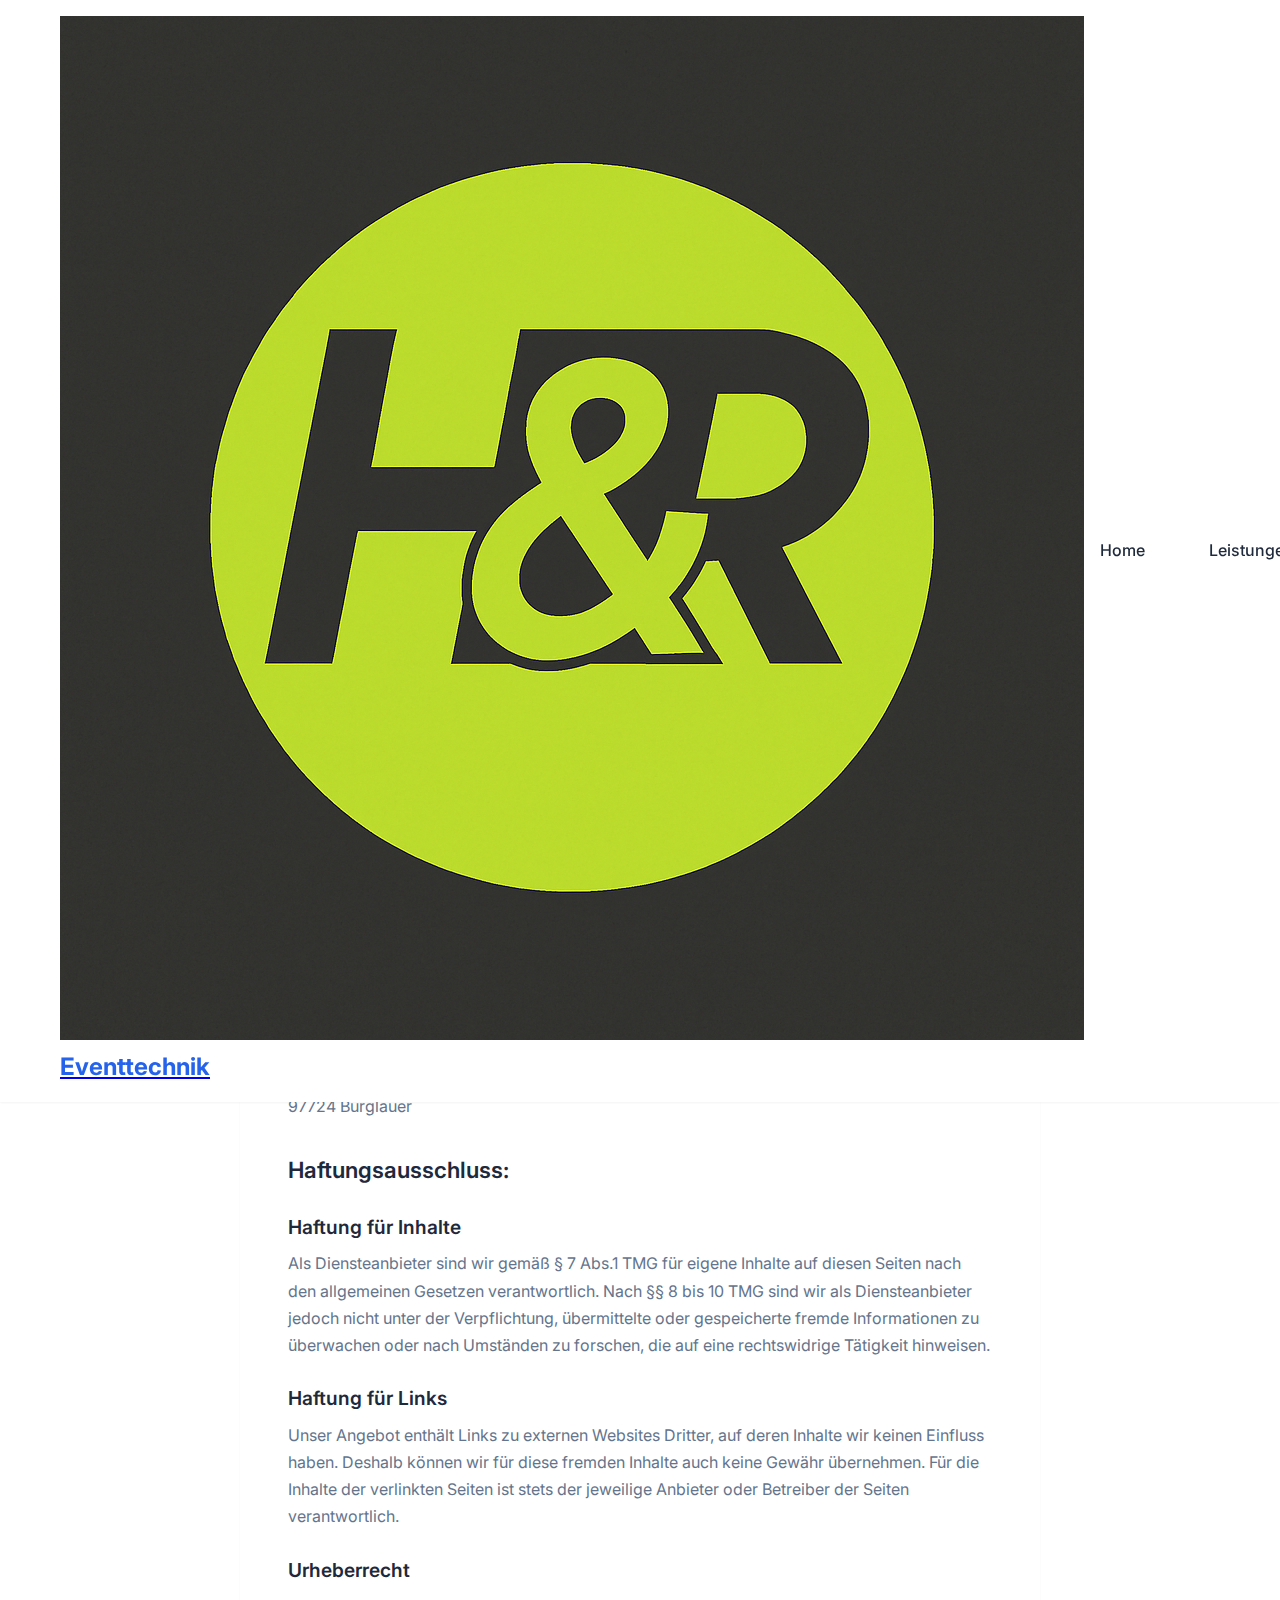
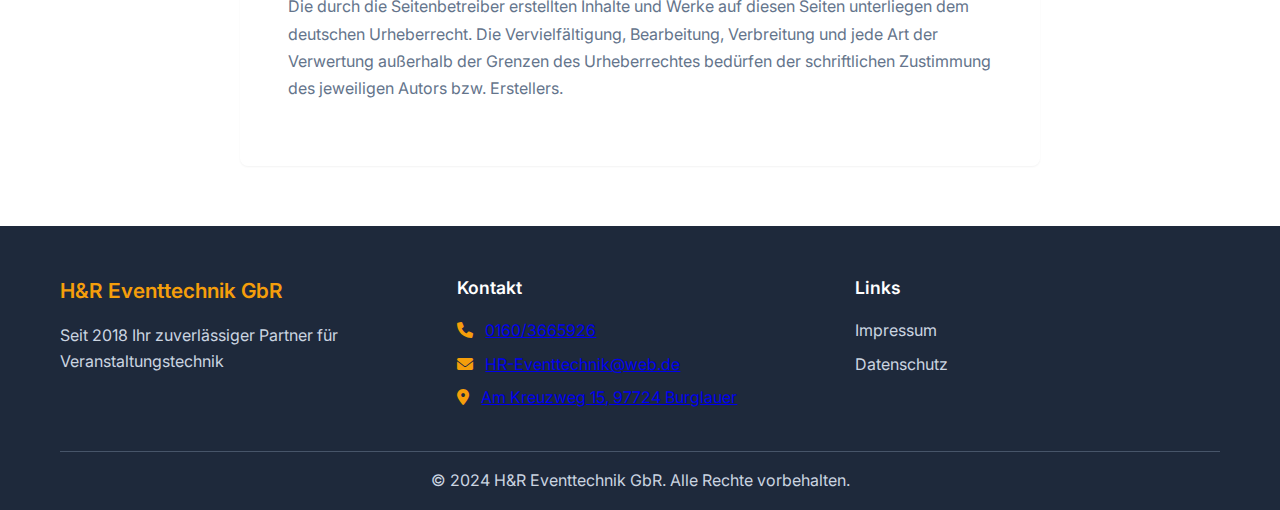
<file: impressum.html>
<!DOCTYPE html>
<html lang="de">
<head>
    <meta name="format-detection" content="telephone=no">
    <meta charset="UTF-8">
    <meta name="viewport" content="width=device-width, initial-scale=1.0">
    <title>Impressum - H&R Eventtechnik GbR</title>
    <link rel="stylesheet" href="css/style.css">
    <link href="https://fonts.googleapis.com/css2?family=Inter:wght@300;400;500;600;700&display=swap" rel="stylesheet">
    <link rel="stylesheet" href="https://cdnjs.cloudflare.com/ajax/libs/font-awesome/6.0.0/css/all.min.css">
</head>
<body>
    <!-- Header -->
    <header class="header">
        <nav class="navbar">
            <div class="nav-container">
                <div class="nav-logo">
                    <a href="index.html">
                        <img src="images/logo.png" alt="H&R Eventtechnik Logo" class="nav-logo-image">
                        <h2>Eventtechnik</h2>
                    </a>
                </div>
                <ul class="nav-menu">
                    <li class="nav-item">
                        <a href="index.html" class="nav-link">Home</a>
                    </li>
                    <li class="nav-item">
                        <a href="leistungen.html" class="nav-link">Leistungen</a>
                    </li>
                    <li class="nav-item">
                        <a href="katalog.html" class="nav-link">Produktkatalog</a>
                    </li>
                    <li class="nav-item">
                        <a href="konfigurator.html" class="nav-link">Konfigurator</a>
                    </li>
                    <li class="nav-item">
                        <a href="gallerie.html" class="nav-link">Galerie</a>
                    </li>
                    <li class="nav-item">
		                          <a href="kontakt.html" class="nav-link">Kontakt</a>
                    </li>
                </ul>
                <div class="hamburger">
                    <span class="bar"></span>
                    <span class="bar"></span>
                    <span class="bar"></span>
                </div>
            </div>
        </nav>
    </header>

    <!-- Page Header -->
    <section class="page-header">
        <div class="container">
            <h1>Impressum</h1>
        </div>
    </section>

    <!-- Impressum Content -->
    <section class="legal-section">
        <div class="container">
            <div class="legal-content">
                <h2>Angaben gemäß § 5 DDG</h2>
                <p>
                    Reichert Julian, Horbelt Florian GbR<br>
                    Gewerbezusatz: H & R - Eventtechnik GbR<br>
                    Am Kreuzweg 15<br>
                    97724 Burglauer
                </p>

                <h3>Vertreten durch:</h3>
                <p>Julian Reichert</p>
                <p>Florian Horbelt</p>

                <h3>Kontakt:</h3>
                <p>
                    Telefon: 0160/3665926<br>
                    E-Mail: HR-Eventtechnik@web.de
                </p>

                <h3>Verantwortlich für den Inhalt nach § 55 Abs. 2 RStV:</h3>
                <p>
                    Florian Horbelt<br>
                    Julian Reichert<br>
                    Am Kreuzweg 15<br>
                    97724 Burglauer
                </p>

                <h3>Haftungsausschluss:</h3>
                <h4>Haftung für Inhalte</h4>
                <p>Als Diensteanbieter sind wir gemäß § 7 Abs.1 TMG für eigene Inhalte auf diesen Seiten nach den allgemeinen Gesetzen verantwortlich. Nach §§ 8 bis 10 TMG sind wir als Diensteanbieter jedoch nicht unter der Verpflichtung, übermittelte oder gespeicherte fremde Informationen zu überwachen oder nach Umständen zu forschen, die auf eine rechtswidrige Tätigkeit hinweisen.</p>

                <h4>Haftung für Links</h4>
                <p>Unser Angebot enthält Links zu externen Websites Dritter, auf deren Inhalte wir keinen Einfluss haben. Deshalb können wir für diese fremden Inhalte auch keine Gewähr übernehmen. Für die Inhalte der verlinkten Seiten ist stets der jeweilige Anbieter oder Betreiber der Seiten verantwortlich.</p>

                <h4>Urheberrecht</h4>
                <p>Die durch die Seitenbetreiber erstellten Inhalte und Werke auf diesen Seiten unterliegen dem deutschen Urheberrecht. Die Vervielfältigung, Bearbeitung, Verbreitung und jede Art der Verwertung außerhalb der Grenzen des Urheberrechtes bedürfen der schriftlichen Zustimmung des jeweiligen Autors bzw. Erstellers.</p>
            </div>
        </div>
    </section>

    <!-- Footer -->
    <footer class="footer">
        <div class="container">
            <div class="footer-content">
                <div class="footer-section">
                    <h3>H&R Eventtechnik GbR</h3>
                    <p>Seit 2018 Ihr zuverlässiger Partner für Veranstaltungstechnik</p>
                </div>
                <div class="footer-section">
                    <h4>Kontakt</h4>
                    <p><i class="fas fa-phone"></i> <a href="tel:+4916036659260" class="footer-link">0160/3665926</a></p>
                    <p><i class="fas fa-envelope"></i> <a href="mailto:HR-Eventtechnik@web.de" class="footer-link">HR-Eventtechnik@web.de</a></p>
                    <p><i class="fas fa-map-marker-alt"></i> <a href="https://maps.google.com/?q=Am+Kreuzweg+15,+97724+Burglauer" target="_blank" class="footer-link">Am Kreuzweg 15, 97724 Burglauer</a></p>
                </div>
                <div class="footer-section">
                    <h4>Links</h4>
                    <ul>
                        <li><a href="impressum.html">Impressum</a></li>
                        <li><a href="datenschutz.html">Datenschutz</a></li>
                    </ul>
                </div>
            </div>
            <div class="footer-bottom">
                <p>&copy; 2024 H&R Eventtechnik GbR. Alle Rechte vorbehalten.</p>
            </div>
        </div>
    </footer>

    <script src="js/main.js"></script>
</body>
</html>
</file>
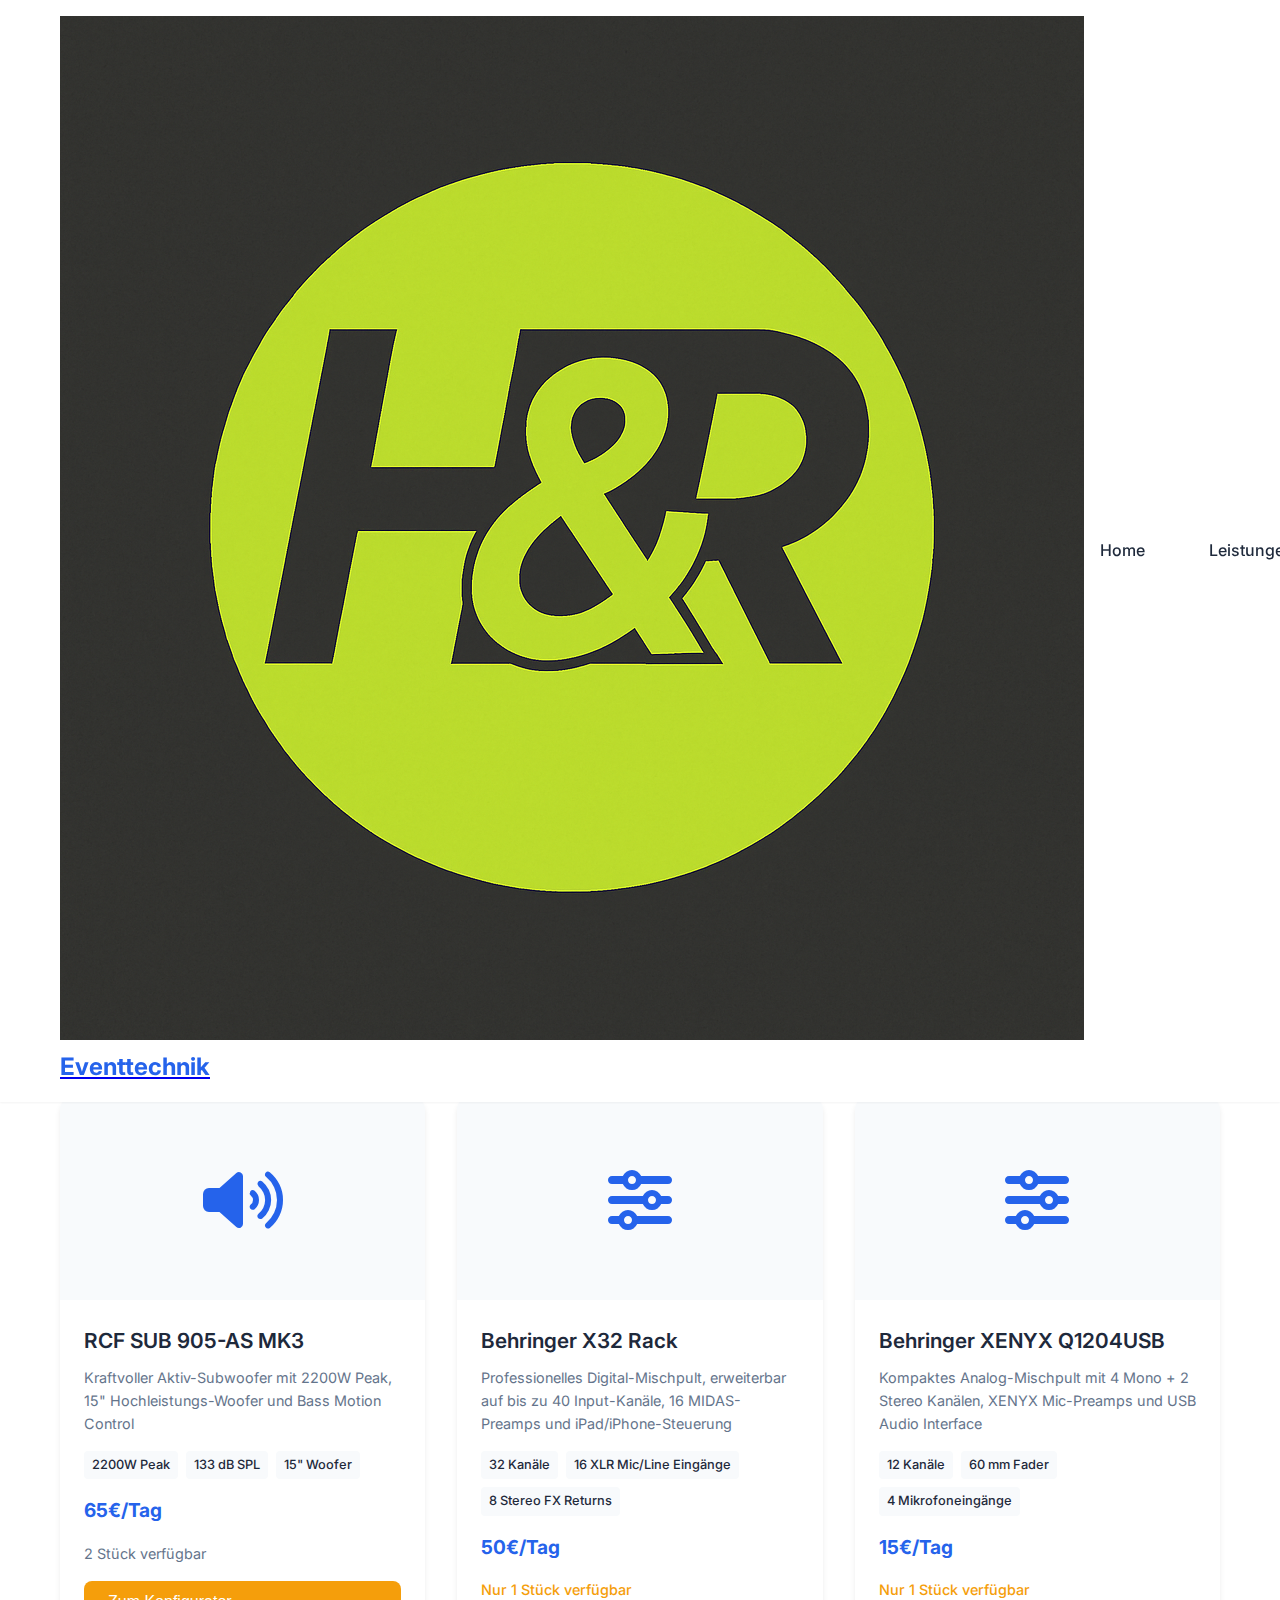
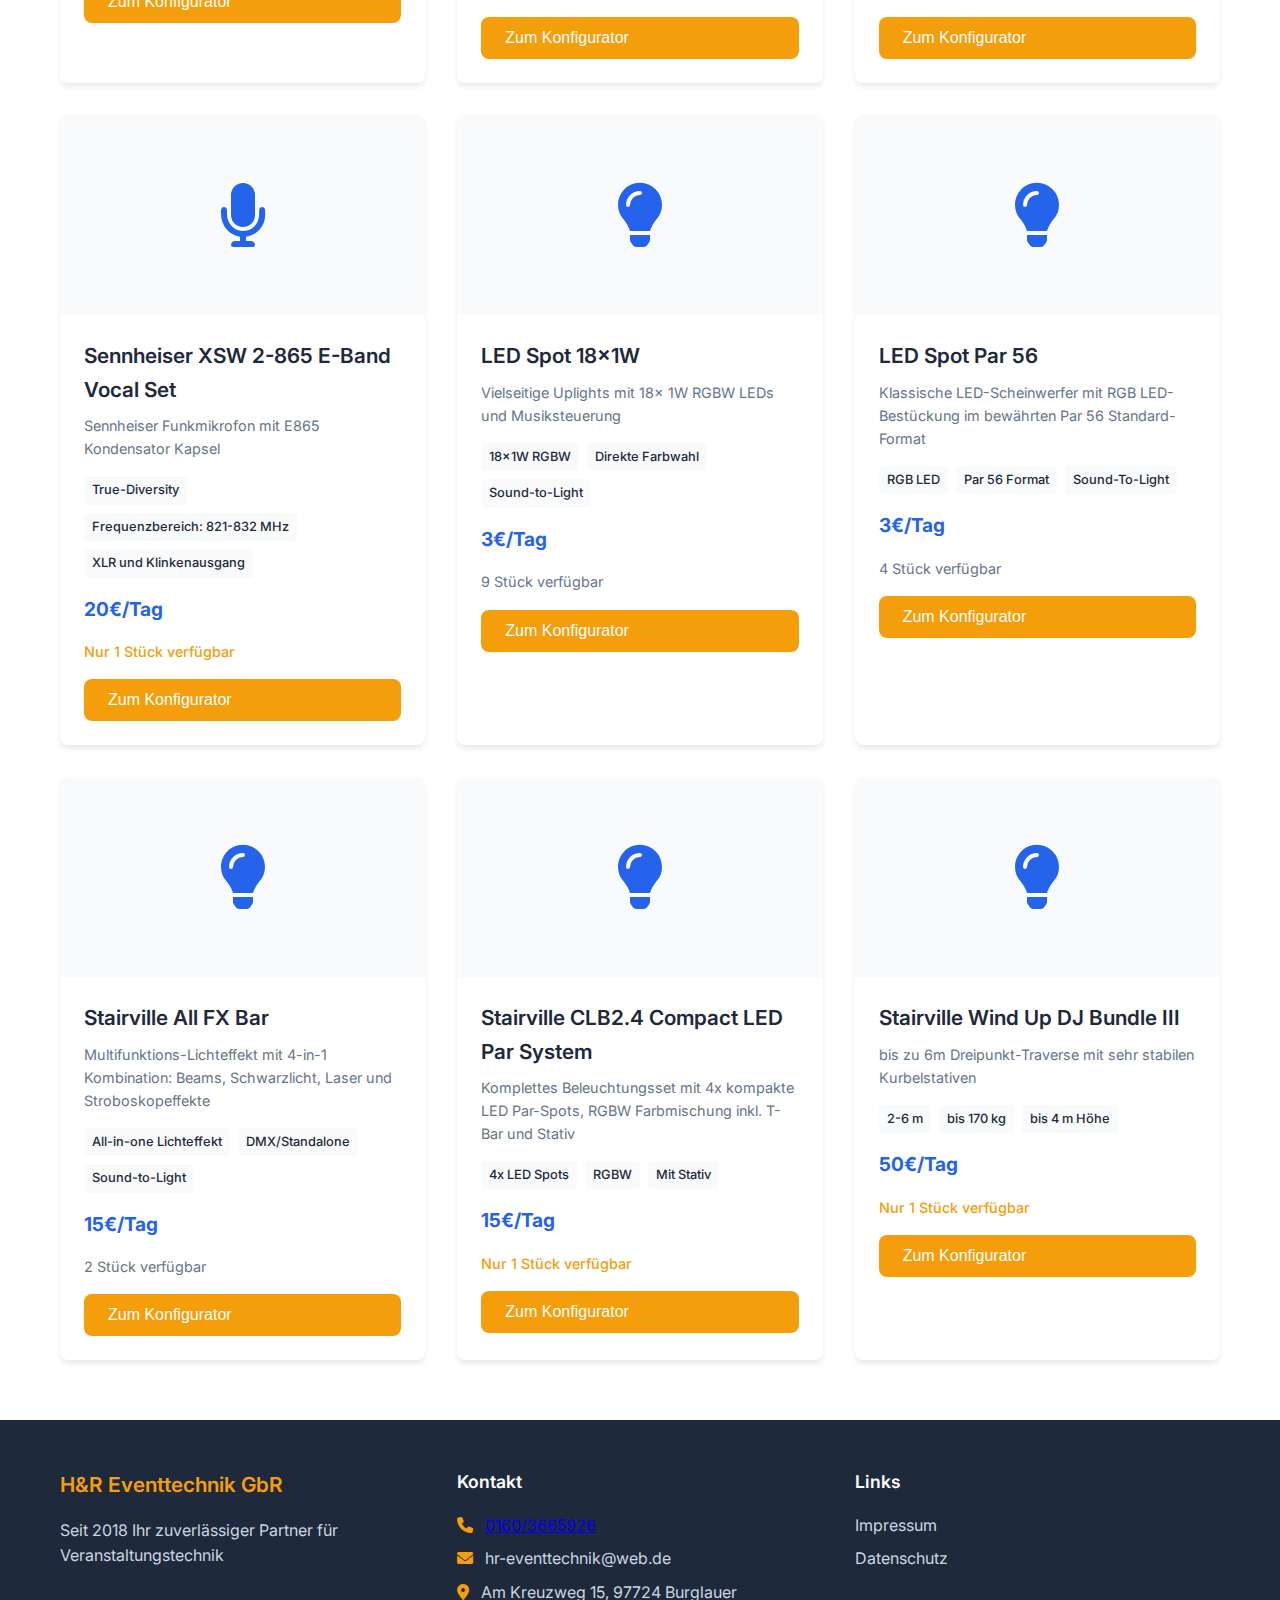
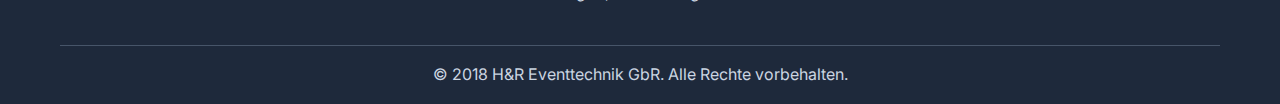
<file: katalog.html>
<!DOCTYPE html>
<html lang="de">
<head>
    <meta name="format-detection" content="telephone=no">
    <meta charset="UTF-8">
    <meta name="viewport" content="width=device-width, initial-scale=1.0">
    <title>Produktkatalog - H&R Eventtechnik</title>
    <link rel="stylesheet" href="css/style.css">
    <link href="https://fonts.googleapis.com/css2?family=Inter:wght@300;400;500;600;700&display=swap" rel="stylesheet">
    <link rel="stylesheet" href="https://cdnjs.cloudflare.com/ajax/libs/font-awesome/6.0.0/css/all.min.css">
</head>
<body>
    <!-- Header -->
    <header class="header">
        <nav class="navbar">
            <div class="nav-container">
                <div class="nav-logo">
                    <a href="index.html">
                        <img src="images/logo.png" alt="H&R Eventtechnik Logo" class="nav-logo-image">
                        <h2>Eventtechnik</h2>
                    </a>
                </div>
                <ul class="nav-menu">
                    <li class="nav-item">
                        <a href="index.html" class="nav-link">Home</a>
                    </li>
                    <li class="nav-item">
                        <a href="leistungen.html" class="nav-link">Leistungen</a>
                    </li>
                    <li class="nav-item">
                        <a href="katalog.html" class="nav-link active">Produktkatalog</a>
                    </li>
                    <li class="nav-item">
                        <a href="konfigurator.html" class="nav-link">Konfigurator</a>
                    </li>
                    <li class="nav-item">
                        <a href="gallerie.html" class="nav-link">Galerie</a>
                    </li>
                    <li class="nav-item">
                        <a href="kontakt.html" class="nav-link">Kontakt</a>
                    </li>
                </ul>
                <div class="hamburger">
                    <span class="bar"></span>
                    <span class="bar"></span>
                    <span class="bar"></span>
                </div>
            </div>
        </nav>
    </header>

    <!-- Page Header -->
    <section class="page-header">
        <div class="container">
            <h1>Produktkatalog</h1>
            <p>Entdecken Sie unser komplettes Equipment für Ihre Veranstaltung</p>
        </div>
    </section>

    <!-- Catalog Section -->
    <section class="catalog-section">
        <div class="container">
            <!-- Filter Buttons -->
            <div class="filter-buttons">
                <button class="filter-btn active" data-filter="all">Alle Produkte</button>
                <button class="filter-btn" data-filter="tontechnik">Tontechnik</button>
                <button class="filter-btn" data-filter="lichttechnik">Lichttechnik</button>
            </div>

            <!-- Product Grid -->
            <div class="product-grid">
                <!-- RCF Evox 8 -->
                <div class="product-card" data-category="tontechnik">
                    <div class="product-image">
                        <i class="fas fa-volume-up"></i>
                    </div>
                    <div class="product-info">
                        <h3>RCF Evox 8</h3>
                        <p class="product-description">Premium Säulensystem mit 1400W Peak-Leistung, 8x 2" Fullrange-Treiber und 12" Subwoofer</p>
                        <div class="product-specs">
                            <span class="spec">1400W Peak</span>
                            <span class="spec">128 dB SPL</span>
                            <span class="spec">Präzise Höhen</span>
                        </div>
                        <div class="product-footer">
                            <div class="product-price">50€/Tag</div>
                            <p class="availability">2 Stück verfügbar</p>
                            <button class="btn btn-primary add-to-config" data-product="rcf-evox-8" data-price="50">Zum Konfigurator</button>
                        </div>
                    </div>
                </div>

                <!-- RCF ART 712-A MK2 -->
                <div class="product-card" data-category="tontechnik">
                    <div class="product-image">
                        <i class="fas fa-volume-up"></i>
                    </div>
                    <div class="product-info">
                        <h3>RCF ART 712-A MK2</h3>
                        <p class="product-description">Vielseitiger Vollbereichslautsprecher mit 1400W Peak und 12" Woofer</p>
                        <div class="product-specs">
                            <span class="spec">1400W Peak</span>
                            <span class="spec">129 dB SPL</span>
                        </div>
                        <div class="product-footer">
                            <div class="product-price">45€/Tag</div>
                            <p class="availability">2 Stück verfügbar</p>
                            <button class="btn btn-primary add-to-config" data-product="rcf-712-mk2-inkl-stativ" data-price="45">Zum Konfigurator</button>
                        </div>
                    </div>
                </div>

                <!-- RCF NX 932-A -->
                <div class="product-card" data-category="tontechnik">
                    <div class="product-image">
                        <i class="fas fa-volume-up"></i>
                    </div>
                    <div class="product-info">
                        <h3>RCF NX 932-A</h3>
                        <p class="product-description">Professionelle Hochleistungsbox mit 2100W Peak, Bass Motion Control und 3" Titan/Neodym-Treiber</p>
                        <div class="product-specs">
                            <span class="spec">2100W Peak</span>
                            <span class="spec">132 dB SPL</span>
                            <span class="spec">BMC + FiRPHASE</span>
                        </div>
                        <div class="product-footer">
                            <div class="product-price">65€/Tag</div>
                            <p class="availability">2 Stück verfügbar</p>
                            <button class="btn btn-primary add-to-config" data-product="rcf-nx-932a" data-price="65">Zum Konfigurator</button>
                        </div>
                    </div>
                </div>

                <!-- RCF SUB 905-AS MK3 -->
                <div class="product-card" data-category="tontechnik">
                    <div class="product-image">
                        <i class="fas fa-volume-up"></i>
                    </div>
                    <div class="product-info">
                        <h3>RCF SUB 905-AS MK3</h3>
                        <p class="product-description">Kraftvoller Aktiv-Subwoofer mit 2200W Peak, 15" Hochleistungs-Woofer und Bass Motion Control</p>
                        <div class="product-specs">
                            <span class="spec">2200W Peak</span>
                            <span class="spec">133 dB SPL</span>
                            <span class="spec">15" Woofer</span>
                        </div>
                        <div class="product-footer">
                            <div class="product-price">65€/Tag</div>
                            <p class="availability">2 Stück verfügbar</p>
                            <button class="btn btn-primary add-to-config" data-product="rcf-sub-905as" data-price="65">Zum Konfigurator</button>
                        </div>
                    </div>
                </div>

                <!-- Behringer X32 Rack -->
                <div class="product-card" data-category="tontechnik">
                    <div class="product-image">
                        <i class="fas fa-sliders-h"></i>
                    </div>
                    <div class="product-info">
                        <h3>Behringer X32 Rack</h3>
                        <p class="product-description">Professionelles Digital-Mischpult, erweiterbar auf bis zu 40 Input-Kanäle, 16 MIDAS-Preamps und iPad/iPhone-Steuerung</p>
                        <div class="product-specs">
                            <span class="spec">32 Kanäle</span>
                            <span class="spec">16 XLR Mic/Line Eingänge</span>
                            <span class="spec">8 Stereo FX Returns</span>
                        </div>
                        <div class="product-footer">
                            <div class="product-price">50€/Tag</div>
                            <p class="availability limited">Nur 1 Stück verfügbar</p>
                            <button class="btn btn-primary add-to-config" data-product="behringer-x32" data-price="50">Zum Konfigurator</button>
                        </div>
                    </div>
                </div>

                <!-- Behringer XENYX Q1204USB -->
                <div class="product-card" data-category="tontechnik">
                    <div class="product-image">
                        <i class="fas fa-sliders-h"></i>
                    </div>
                    <div class="product-info">
                        <h3>Behringer XENYX Q1204USB</h3>
                        <p class="product-description">Kompaktes Analog-Mischpult mit 4 Mono + 2 Stereo Kanälen, XENYX Mic-Preamps und USB Audio Interface</p>
                        <div class="product-specs">
                            <span class="spec">12 Kanäle</span>
                            <span class="spec">60 mm Fader</span>
                            <span class="spec">4 Mikrofoneingänge</span>
                        </div>
                        <div class="product-footer">
                            <div class="product-price">15€/Tag</div>
                            <p class="availability limited">Nur 1 Stück verfügbar</p>
                            <button class="btn btn-primary add-to-config" data-product="behringer-q1204" data-price="15">Zum Konfigurator</button>
                        </div>
                    </div>
                </div>

                <!-- Sennheiser XSW 2-865 E-Band -->
                <div class="product-card" data-category="tontechnik">
                    <div class="product-image">
                        <i class="fas fa-microphone"></i>
                    </div>
                    <div class="product-info">
                        <h3>Sennheiser XSW 2-865 E-Band Vocal Set</h3>
                        <p class="product-description">Sennheiser Funkmikrofon mit E865 Kondensator Kapsel</p>
                        <div class="product-specs">
                            <span class="spec">True-Diversity</span>
                            <span class="spec">Frequenzbereich: 821-832 MHz</span>
                            <span class="spec">XLR und Klinkenausgang</span>
                        </div>
                        <div class="product-footer">
                            <div class="product-price">20€/Tag</div>
                            <p class="availability limited">Nur 1 Stück verfügbar</p>
                            <button class="btn btn-primary add-to-config" data-product="Sennheiser 2-865" data-price="20">Zum Konfigurator</button>
                        </div>
                    </div>
                </div>

                <!-- LED Spot 18x1W -->
                <div class="product-card" data-category="lichttechnik">
                    <div class="product-image">
                        <i class="fas fa-lightbulb"></i>
                    </div>
                    <div class="product-info">
                        <h3>LED Spot 18x1W</h3>
                        <p class="product-description">Vielseitige Uplights mit 18x 1W RGBW LEDs und Musiksteuerung</p>
                        <div class="product-specs">
                            <span class="spec">18x1W RGBW</span>
                            <span class="spec">Direkte Farbwahl</span>
                            <span class="spec">Sound-to-Light</span>
                        </div>
                        <div class="product-footer">
                            <div class="product-price">3€/Tag</div>
                            <p class="availability">9 Stück verfügbar</p>
                            <button class="btn btn-primary add-to-config" data-product="led-spot-18x1w" data-price="3">Zum Konfigurator</button>
                        </div>
                    </div>
                </div>

                <!-- LED Spot Par 56 -->
                <div class="product-card" data-category="lichttechnik">
                    <div class="product-image">
                        <i class="fas fa-lightbulb"></i>
                    </div>
                    <div class="product-info">
                        <h3>LED Spot Par 56</h3>
                        <p class="product-description">Klassische LED-Scheinwerfer mit RGB LED-Bestückung im bewährten Par 56 Standard-Format</p>
                        <div class="product-specs">
                            <span class="spec">RGB LED</span>
                            <span class="spec">Par 56 Format</span>
                            <span class="spec">Sound-To-Light</span>
                        </div>
                        <div class="product-footer">
                            <div class="product-price">3€/Tag</div>
                            <p class="availability">4 Stück verfügbar</p>
                            <button class="btn btn-primary add-to-config" data-product="led-par-56" data-price="3">Zum Konfigurator</button>
                        </div>
                    </div>
                </div>

                <!-- Stairville All FX Bar -->
                <div class="product-card" data-category="lichttechnik">
                    <div class="product-image">
                        <i class="fas fa-lightbulb"></i>
                    </div>
                    <div class="product-info">
                        <h3>Stairville All FX Bar</h3>
                        <p class="product-description">Multifunktions-Lichteffekt mit 4-in-1 Kombination: Beams, Schwarzlicht, Laser und Stroboskopeffekte</p>
                        <div class="product-specs">
                            <span class="spec">All-in-one Lichteffekt</span>
                            <span class="spec">DMX/Standalone</span>
                            <span class="spec">Sound-to-Light</span>
                        </div>
                        <div class="product-footer">
                            <div class="product-price">15€/Tag</div>
                            <p class="availability">2 Stück verfügbar</p>
                            <button class="btn btn-primary add-to-config" data-product="stairville-all-fx" data-price="15">Zum Konfigurator</button>
                        </div>
                    </div>
                </div>

                <!-- Stairville CLB2.4 -->
                <div class="product-card" data-category="lichttechnik">
                    <div class="product-image">
                        <i class="fas fa-lightbulb"></i>
                    </div>
                    <div class="product-info">
                        <h3>Stairville CLB2.4 Compact LED Par System</h3>
                        <p class="product-description">Komplettes Beleuchtungsset mit 4x kompakte LED Par-Spots, RGBW Farbmischung inkl. T-Bar und Stativ</p>
                        <div class="product-specs">
                            <span class="spec">4x LED Spots</span>
                            <span class="spec">RGBW</span>
                            <span class="spec">Mit Stativ</span>
                        </div>
                        <div class="product-footer">
                            <div class="product-price">15€/Tag</div>
                            <p class="availability limited">Nur 1 Stück verfügbar</p>
                            <button class="btn btn-primary add-to-config" data-product="stairville-clb24" data-price="15">Zum Konfigurator</button>
                        </div>
                    </div>
                </div>

                <!-- Stairville Wind Up DJ Bundle III -->
                <div class="product-card" data-category="lichttechnik">
                    <div class="product-image">
                        <i class="fas fa-lightbulb"></i>
                    </div>
                    <div class="product-info">
                        <h3>Stairville Wind Up DJ Bundle III</h3>
                        <p class="product-description">bis zu 6m Dreipunkt-Traverse mit sehr stabilen Kurbelstativen</p>
                        <div class="product-specs">
                            <span class="spec">2-6 m</span>
                            <span class="spec">bis 170 kg</span>
                            <span class="spec">bis 4 m Höhe</span>
                        </div>
                        <div class="product-footer">
                            <div class="product-price">50€/Tag</div>
                            <p class="availability limited">Nur 1 Stück verfügbar</p>
                            <button class="btn btn-primary add-to-config" data-product="stairville-dj-bundle" data-price="50">Zum Konfigurator</button>
                        </div>
                    </div>
                </div>
            </div>
        </div>
    </section>

    <!-- Footer -->
    <footer class="footer">
        <div class="container">
            <div class="footer-content">
                <div class="footer-section">
                    <h3>H&R Eventtechnik GbR</h3>
                    <p>Seit 2018 Ihr zuverlässiger Partner für Veranstaltungstechnik</p>
                </div>
                <div class="footer-section">
                    <h4>Kontakt</h4>
                    <p><i class="fas fa-phone"></i> <a href="tel:+4916036659260">0160/3665926</a></p>
                    <p><i class="fas fa-envelope"></i> hr-eventtechnik@web.de</p>
                    <p><i class="fas fa-map-marker-alt"></i> Am Kreuzweg 15, 97724 Burglauer</p>
                </div>
                <div class="footer-section">
                    <h4>Links</h4>
                    <ul>
                        <li><a href="impressum.html">Impressum</a></li>
                        <li><a href="datenschutz.html">Datenschutz</a></li>
                    </ul>
                </div>
            </div>
            <div class="footer-bottom">
                <p>&copy; 2018 H&R Eventtechnik GbR. Alle Rechte vorbehalten.</p>
            </div>
        </div>
    </footer>

    <script src="js/main.js"></script>
</body>
</html>
</file>
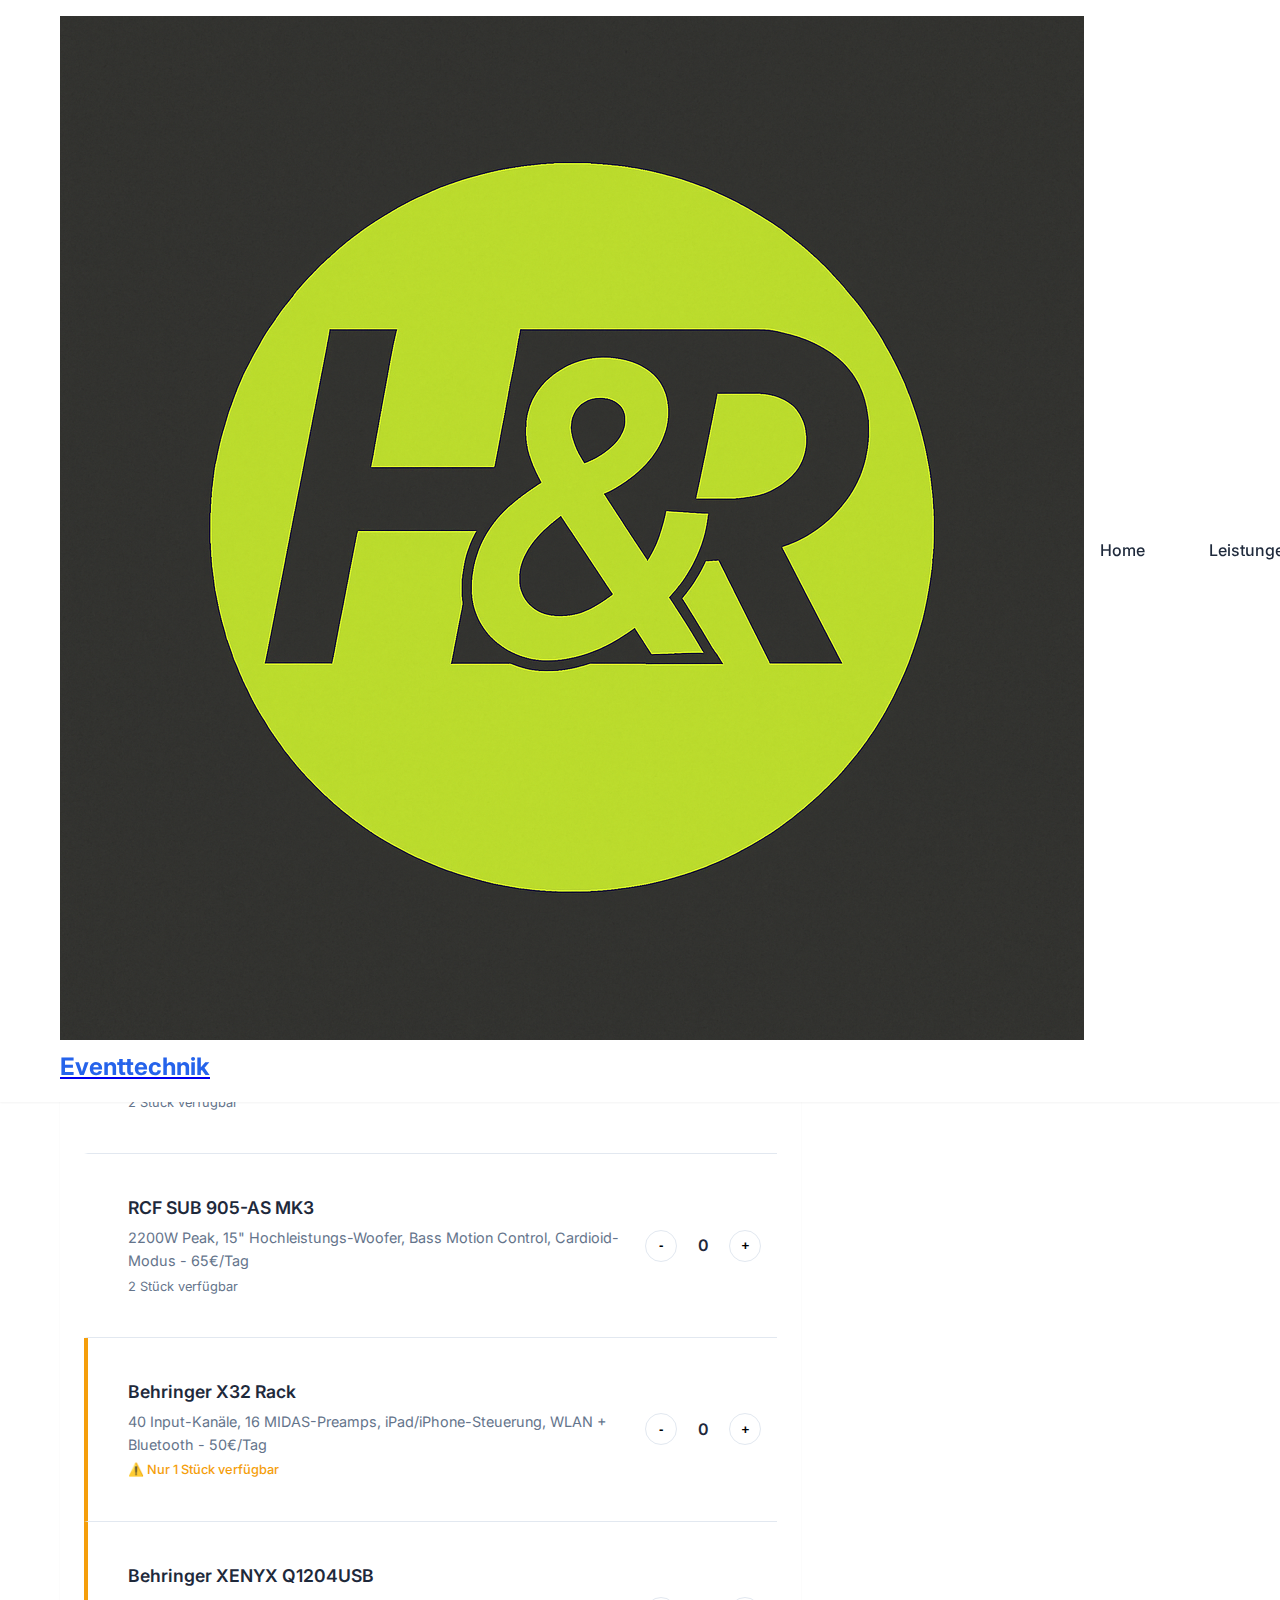
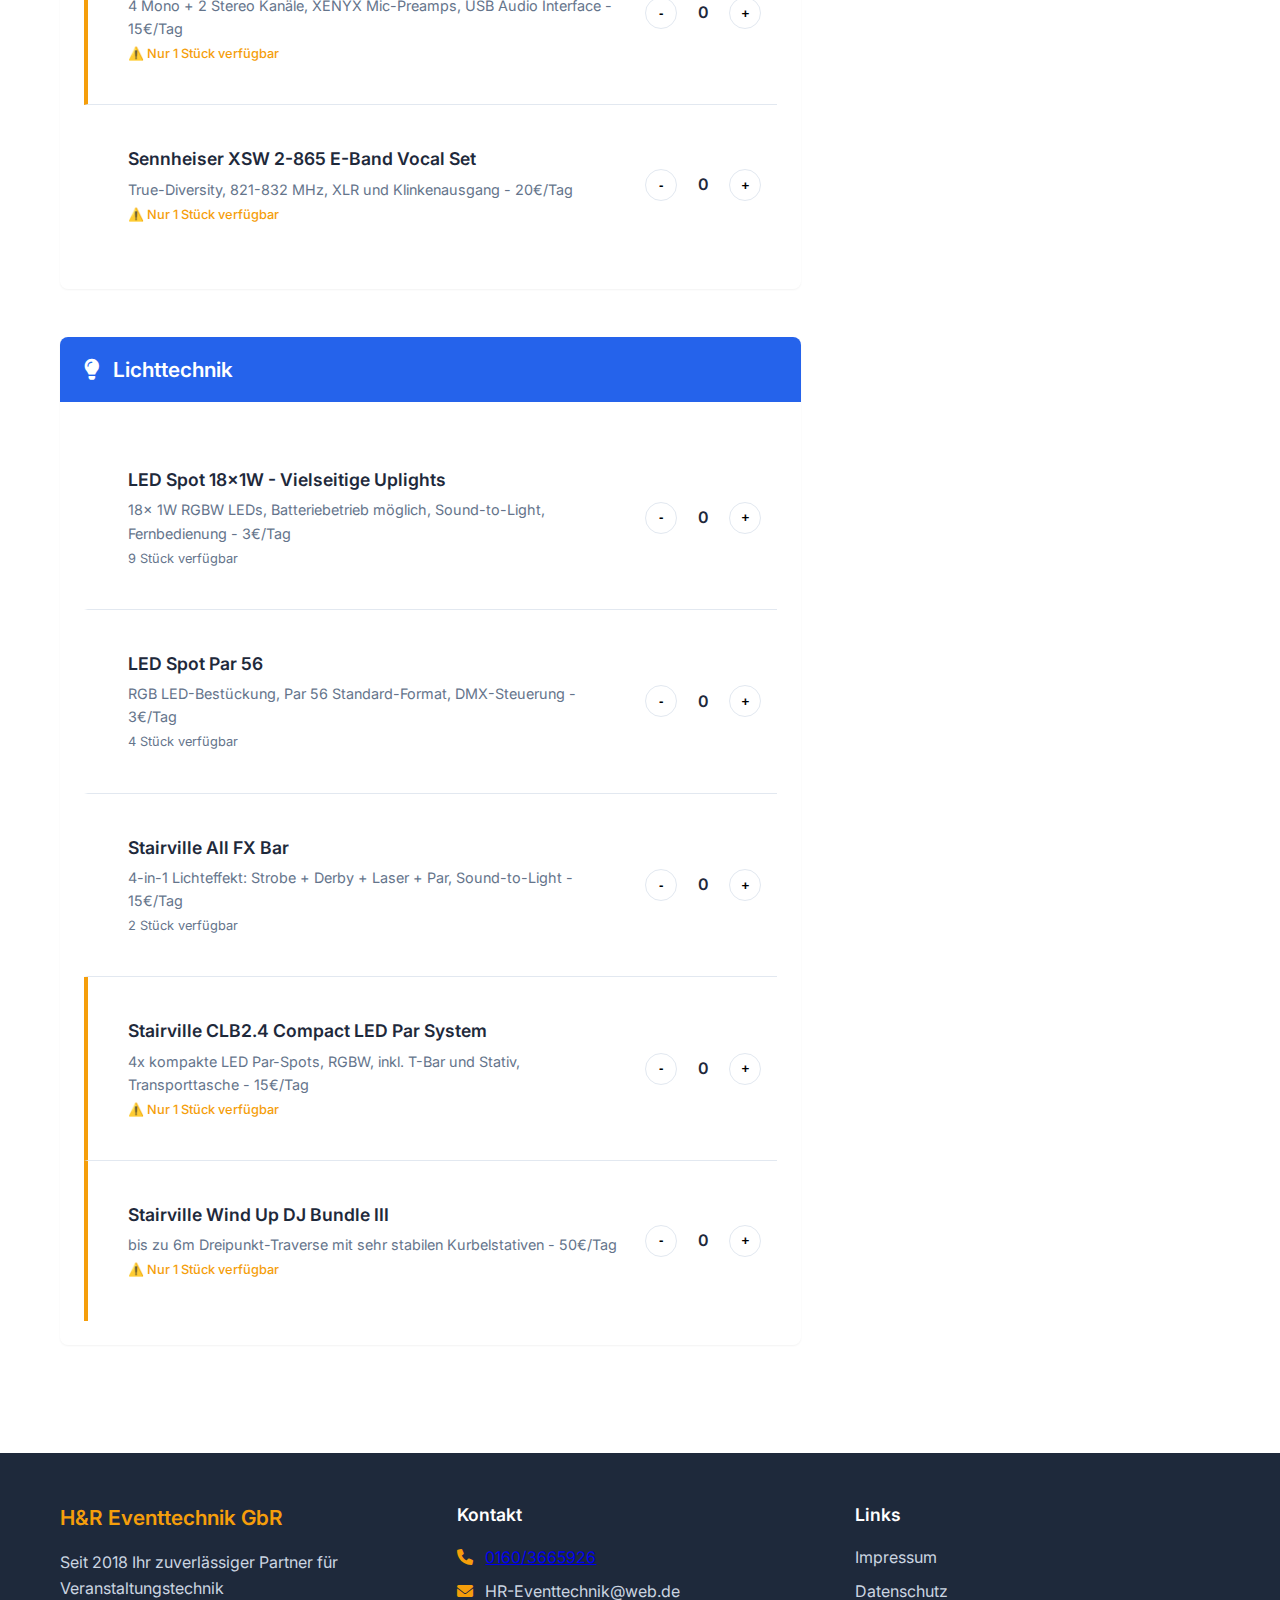
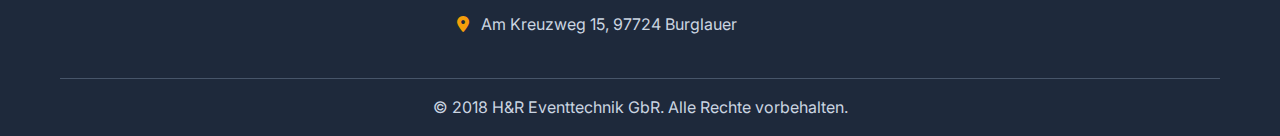
<file: konfigurator.html>
<!DOCTYPE html>
<html lang="de">
<head>
    <meta name="format-detection" content="telephone=no">
    <meta charset="UTF-8">
    <meta name="viewport" content="width=device-width, initial-scale=1.0">
    <title>Konfigurator - H&R Eventtechnik</title>
    <link rel="stylesheet" href="css/style.css">
    <link href="https://fonts.googleapis.com/css2?family=Inter:wght@300;400;500;600;700&display=swap" rel="stylesheet">
    <link rel="stylesheet" href="https://cdnjs.cloudflare.com/ajax/libs/font-awesome/6.0.0/css/all.min.css">
</head>
<body>
    <!-- Header -->
    <header class="header">
        <nav class="navbar">
            <div class="nav-container">
                <div class="nav-logo">
                    <a href="index.html">
                        <img src="images/logo.png" alt="H&R Eventtechnik Logo" class="nav-logo-image">
                        <h2>Eventtechnik</h2>
                    </a>
                </div>
                <ul class="nav-menu">
                    <li class="nav-item">
                        <a href="index.html" class="nav-link">Home</a>
                    </li>
                    <li class="nav-item">
                        <a href="leistungen.html" class="nav-link">Leistungen</a>
                    </li>
                    <li class="nav-item">
                        <a href="katalog.html" class="nav-link">Produktkatalog</a>
                    </li>
                    <li class="nav-item">
                        <a href="konfigurator.html" class="nav-link active">Konfigurator</a>
                    </li>
                    <li class="nav-item">
                        <a href="gallerie.html" class="nav-link">Galerie</a>
                    </li>
                    <li class="nav-item">
                        <a href="kontakt.html" class="nav-link">Kontakt</a>
                    </li>
                </ul>
                <div class="hamburger">
                    <span class="bar"></span>
                    <span class="bar"></span>
                    <span class="bar"></span>
                </div>
            </div>
        </nav>
    </header>

    <!-- Page Header -->
    <section class="page-header">
        <div class="container">
            <h1>Konfigurator</h1>
            <p>Stellen Sie Ihr individuelles Technik-Paket zusammen</p>
        </div>
    </section>

    <!-- Configurator Section -->
    <section class="configurator-section">
        <div class="container">
            <div class="configurator-layout">
                <!-- Product Selection -->
                <div class="product-selection">
                    <h2>Produktauswahl</h2>
                    
                    <!-- Tontechnik -->
                    <div class="category-section">
                        <h3><i class="fas fa-volume-up"></i> Tontechnik</h3>
                        <div class="product-list">
                            <!-- RCF Evox 8 -->
                            <div class="config-product" data-product="rcf-evox-8" data-price="50" data-max="2">
                                <div class="product-info">
                                    <h4>RCF Evox 8 - Premium Säulensystem</h4>
                                    <p>1400W Peak, 8x 2" Fullrange + 12" Subwoofer, Hi-Fi-Klangcharakter - 50€/Tag</p>
                                    <span class="availability-text">2 Stück verfügbar</span>
                                </div>
                                <div class="quantity-controls">
                                    <button class="qty-btn minus" data-action="decrease">-</button>
                                    <span class="quantity">0</span>
                                    <button class="qty-btn plus" data-action="increase">+</button>
                                </div>
                            </div>

                            <!-- RCF ART 712-A MK2 -->
                            <div class="config-product" data-product="rcf-712-mk2-inkl-stativ" data-price="45" data-max="2">
                                <div class="product-info">
                                    <h4>RCF ART 712-A MK2 inkl. Stativ</h4>
                                    <p>1400W Peak, FiRPHASE-Technologie, 12" High-Power Woofer + 1" Titan-Treiber - 45€/Tag</p>
                                    <span class="availability-text">2 Stück verfügbar</span>
                                </div>
                                <div class="quantity-controls">
                                    <button class="qty-btn minus" data-action="decrease">-</button>
                                    <span class="quantity">0</span>
                                    <button class="qty-btn plus" data-action="increase">+</button>
                                </div>
                            </div>

                            <!-- RCF NX 932-A -->
                            <div class="config-product" data-product="rcf-nx-932a" data-price="65" data-max="2">
                                <div class="product-info">
                                    <h4>RCF NX 932-A inkl. Kurbelstativ</h4>
                                    <p>2100W Peak, Bass Motion Control + FiRPHASE, 3" Titan/Neodym-Treiber - 65€/Tag</p>
                                    <span class="availability-text">2 Stück verfügbar</span>
                                </div>
                                <div class="quantity-controls">
                                    <button class="qty-btn minus" data-action="decrease">-</button>
                                    <span class="quantity">0</span>
                                    <button class="qty-btn plus" data-action="increase">+</button>
                                </div>
                            </div>

                            <!-- RCF SUB 905-AS MK3 -->
                            <div class="config-product" data-product="rcf-sub-905as" data-price="65" data-max="2">
                                <div class="product-info">
                                    <h4>RCF SUB 905-AS MK3</h4>
                                    <p>2200W Peak, 15" Hochleistungs-Woofer, Bass Motion Control, Cardioid-Modus - 65€/Tag</p>
                                    <span class="availability-text">2 Stück verfügbar</span>
                                </div>
                                <div class="quantity-controls">
                                    <button class="qty-btn minus" data-action="decrease">-</button>
                                    <span class="quantity">0</span>
                                    <button class="qty-btn plus" data-action="increase">+</button>
                                </div>
                            </div>

                            <!-- Behringer X32 Rack -->
                            <div class="config-product" data-product="behringer-x32" data-price="50" data-max="1">
                                <div class="product-info">
                                    <h4>Behringer X32 Rack</h4>
                                    <p>40 Input-Kanäle, 16 MIDAS-Preamps, iPad/iPhone-Steuerung, WLAN + Bluetooth - 50€/Tag</p>
                                    <span class="availability-text limited">Nur 1 Stück verfügbar</span>
                                </div>
                                <div class="quantity-controls">
                                    <button class="qty-btn minus" data-action="decrease">-</button>
                                    <span class="quantity">0</span>
                                    <button class="qty-btn plus" data-action="increase">+</button>
                                </div>
                            </div>

                            <!-- Behringer XENYX Q1204USB -->
                            <div class="config-product" data-product="behringer-q1204" data-price="15" data-max="1">
                                <div class="product-info">
                                    <h4>Behringer XENYX Q1204USB</h4>
                                    <p>4 Mono + 2 Stereo Kanäle, XENYX Mic-Preamps, USB Audio Interface - 15€/Tag</p>
                                    <span class="availability-text limited">Nur 1 Stück verfügbar</span>
                                </div>
                                <div class="quantity-controls">
                                    <button class="qty-btn minus" data-action="decrease">-</button>
                                    <span class="quantity">0</span>
                                    <button class="qty-btn plus" data-action="increase">+</button>
                                </div>
                            </div>

                            <!-- Sennheiser XSW 2-865 E-Band Vocal SEt -->
                            <div class="config-product" data-product="sennheiser-2-865" data-price="20" data-max="1">
                                <div class="product-info">
                                    <h4>Sennheiser XSW 2-865 E-Band Vocal Set</h4>
                                    <p>True-Diversity, 821-832 MHz, XLR und Klinkenausgang - 20€/Tag</p>
                                    <span class="availability-text limited">Nur 1 Stück verfügbar</span>
                                </div>
                                <div class="quantity-controls">
                                    <button class="qty-btn minus" data-action="decrease">-</button>
                                    <span class="quantity">0</span>
                                    <button class="qty-btn plus" data-action="increase">+</button>
                                </div>
                            </div>

                            
                        </div>
                    </div>

                    <!-- Lichttechnik -->
                    <div class="category-section">
                        <h3><i class="fas fa-lightbulb"></i> Lichttechnik</h3>
                        <div class="product-list">
                            <!-- LED Spot 18x1W -->
                            <div class="config-product" data-product="led-spot-18x1w" data-price="3" data-max="9">
                                <div class="product-info">
                                    <h4>LED Spot 18x1W - Vielseitige Uplights</h4>
                                    <p>18x 1W RGBW LEDs, Batteriebetrieb möglich, Sound-to-Light, Fernbedienung - 3€/Tag</p>
                                    <span class="availability-text">9 Stück verfügbar</span>
                                </div>
                                <div class="quantity-controls">
                                    <button class="qty-btn minus" data-action="decrease">-</button>
                                    <span class="quantity">0</span>
                                    <button class="qty-btn plus" data-action="increase">+</button>
                                </div>
                            </div>

                            <!-- LED Spot Par 56 -->
                            <div class="config-product" data-product="led-par-56" data-price="3" data-max="4">
                                <div class="product-info">
                                    <h4>LED Spot Par 56</h4>
                                    <p>RGB LED-Bestückung, Par 56 Standard-Format, DMX-Steuerung - 3€/Tag</p>
                                    <span class="availability-text">4 Stück verfügbar</span>
                                </div>
                                <div class="quantity-controls">
                                    <button class="qty-btn minus" data-action="decrease">-</button>
                                    <span class="quantity">0</span>
                                    <button class="qty-btn plus" data-action="increase">+</button>
                                </div>
                            </div>

                            <!-- Stairville All FX Bar -->
                            <div class="config-product" data-product="stairville-all-fx" data-price="15" data-max="2">
                                <div class="product-info">
                                    <h4>Stairville All FX Bar</h4>
                                    <p>4-in-1 Lichteffekt: Strobe + Derby + Laser + Par, Sound-to-Light - 15€/Tag</p>
                                    <span class="availability-text">2 Stück verfügbar</span>
                                </div>
                                <div class="quantity-controls">
                                    <button class="qty-btn minus" data-action="decrease">-</button>
                                    <span class="quantity">0</span>
                                    <button class="qty-btn plus" data-action="increase">+</button>
                                </div>
                            </div>

                            <!-- Stairville CLB2.4 -->
                            <div class="config-product" data-product="stairville-clb24" data-price="15" data-max="1">
                                <div class="product-info">
                                    <h4>Stairville CLB2.4 Compact LED Par System</h4>
                                    <p>4x kompakte LED Par-Spots, RGBW, inkl. T-Bar und Stativ, Transporttasche - 15€/Tag</p>
                                    <span class="availability-text limited">Nur 1 Stück verfügbar</span>
                                </div>
                                <div class="quantity-controls">
                                    <button class="qty-btn minus" data-action="decrease">-</button>
                                    <span class="quantity">0</span>
                                    <button class="qty-btn plus" data-action="increase">+</button>
                                </div>
                            </div>

                            <!-- Stairville Wind Up DJ Bundle III -->
                            <div class="config-product" data-product="stairville-dj-bundle" data-price="50" data-max="1">
                                <div class="product-info">
                                    <h4>Stairville Wind Up DJ Bundle III</h4>
                                    <p>bis zu 6m Dreipunkt-Traverse mit sehr stabilen Kurbelstativen - 50€/Tag</p>
                                    <span class="availability-text limited">Nur 1 Stück verfügbar</span>
                                </div>
                                <div class="quantity-controls">
                                    <button class="qty-btn minus" data-action="decrease">-</button>
                                    <span class="quantity">0</span>
                                    <button class="qty-btn plus" data-action="increase">+</button>
                                </div>
                            </div>
                        </div>
                    </div>
                </div>

                <!-- Cart Section -->
                <div class="cart-section">
                    <div class="cart-sticky">
                        <h2>Ihr Paket</h2>
                        <div class="cart-items" id="cart-items">
                            <div class="empty-cart">
                                <p>Noch keine Produkte ausgewählt</p>
                            </div>
                        </div>
                        
                        <div class="service-options">
                            <h4>Zusätzliche Services</h4>
                            <label class="service-option" for="setup-service">
                                <input type="checkbox" id="setup-service" data-price="dynamic">
                                <span>Auf- und Abbau (+50€)</span>
                            </label>
                            <label class="service-option" for="mixing-service">
                                <input type="checkbox" id="mixing-service" data-price="150">
                                <span>Live Mixing (+150€)</span>
                            </label>
                        </div>

                        <div class="cart-summary">
                            <div class="total-price" id="total-price">
                                <strong>Gesamt: 0€/Tag</strong>
                            </div>
                            <button class="btn btn-primary btn-large" id="request-quote" disabled>Angebot anfordern</button>
                        </div>
                    </div>
                </div>
            </div>
        </div>
    </section>

    <!-- Quote Modal -->
    <div id="quote-modal" class="modal">
        <div class="modal-content">
            <span class="close">&times;</span>
            <h2>Angebot anfordern</h2>
            
            <div class="quote-summary" id="quote-summary">
                <h4>Ihre Auswahl:</h4>
                <div id="quote-items"></div>
                <div class="summary-total">
                    <div class="summary-item">
                        <span>Gesamt pro Tag:</span>
                        <span id="quote-total">0€</span>
                    </div>
                </div>
            </div>

            <form id="quote-form">
                <div class="form-group">
                    <label for="customer-name">Name *</label>
                    <input type="text" id="customer-name" name="customer-name" required>
                </div>
                
                <div class="form-group">
                    <label for="customer-email">E-Mail *</label>
                    <input type="email" id="customer-email" name="customer-email" required>
                </div>
                
                <div class="form-group">
                    <label for="customer-phone">Telefon</label>
                    <input type="tel" id="customer-phone" name="customer-phone">
                </div>
                
                <div class="form-group">
                    <label for="event-date">Veranstaltungsdatum *</label>
                    <input type="date" id="event-date" name="event-date" required>
                </div>
                
                <div class="form-group">
                    <label for="event-duration">Mietdauer (Tage) *</label>
                    <select id="event-duration" name="event-duration" required>
                        <option value="">Bitte wählen</option>
                        <option value="1">1 Tag</option>
                        <option value="2">2 Tage</option>
                        <option value="3">3 Tage</option>
                        <option value="4">4 Tage</option>
                        <option value="5">5 Tage</option>
                        <option value="6">6 Tage</option>
                        <option value="7">1 Woche</option>
                        <option value="14">2 Wochen</option>
                        <option value="other">Andere Dauer</option>
                    </select>
                </div>
                
                <div class="form-group">
                    <label for="event-type">Art der Veranstaltung *</label>
                    <select id="event-type" name="event-type" required>
                        <option value="">Bitte wählen</option>
                        <option value="hochzeit">Hochzeit</option>
                        <option value="geburtstag">Geburtstag</option>
                        <option value="firmenevent">Firmenevent</option>
                        <option value="konzert">Konzert</option>
                        <option value="party">Party</option>
                        <option value="messe">Messe</option>
                        <option value="theater">Theater/Aufführung</option>
                        <option value="konferenz">Konferenz</option>
                        <option value="festival">Festival</option>
                        <option value="andere">Andere</option>
                    </select>
                </div>
                
                <div class="form-group">
                    <label for="guest-count">Anzahl Gäste (ca.)</label>
                    <select id="guest-count" name="guest-count">
                        <option value="">Bitte wählen</option>
                        <option value="bis-25">Bis 25 Personen</option>
                        <option value="25-50">25-50 Personen</option>
                        <option value="50-100">50-100 Personen</option>
                        <option value="100-200">100-200 Personen</option>
                        <option value="200-500">200-500 Personen</option>
                        <option value="ueber-500">Über 500 Personen</option>
                    </select>
                </div>
                
                <div class="form-group">
                    <label for="event-location">Veranstaltungsort *</label>
                    <input type="text" id="event-location" name="event-location" required>
                </div>
                
                <div class="form-group">
                    <label for="additional-info">Zusätzliche Informationen</label>
                    <textarea id="additional-info" name="additional-info" rows="4" placeholder="Besondere Wünsche, Aufbauzeiten, etc."></textarea>
                </div>
                
                <div class="form-group">
                    <label>
                        <input type="checkbox" id="privacy-consent" name="privacy-consent" required>
                        Ich habe die <a href="impressum.html" target="_blank">Datenschutzerklärung</a> gelesen und stimme der Verarbeitung meiner Daten zu. *
                    </label>
                </div>
                
                <button type="submit" class="btn btn-primary btn-large">Anfrage senden</button>
            </form>
        </div>
    </div>

    <!-- Footer -->
    <footer class="footer">
        <div class="container">
            <div class="footer-content">
                <div class="footer-section">
                    <h3>H&R Eventtechnik GbR</h3>
                    <p>Seit 2018 Ihr zuverlässiger Partner für Veranstaltungstechnik</p>
                </div>
                <div class="footer-section">
                    <h4>Kontakt</h4>
                    <p><i class="fas fa-phone"></i> <a href="tel:+4916036659260">0160/3665926</a></p>
                    <p><i class="fas fa-envelope"></i> HR-Eventtechnik@web.de</p>
                    <p><i class="fas fa-map-marker-alt"></i> Am Kreuzweg 15, 97724 Burglauer</p>
                </div>
                <div class="footer-section">
                    <h4>Links</h4>
                    <ul>
                        <li><a href="impressum.html">Impressum</a></li>
                        <li><a href="datenschutz.html">Datenschutz</a></li>
                    </ul>
                </div>
            </div>
            <div class="footer-bottom">
                <p>&copy; 2018 H&R Eventtechnik GbR. Alle Rechte vorbehalten.</p>
            </div>
        </div>
    </footer>

    <script src="js/main.js"></script>
    <script src="js/konfigurator.js"></script>
</body>
</html>
</file>
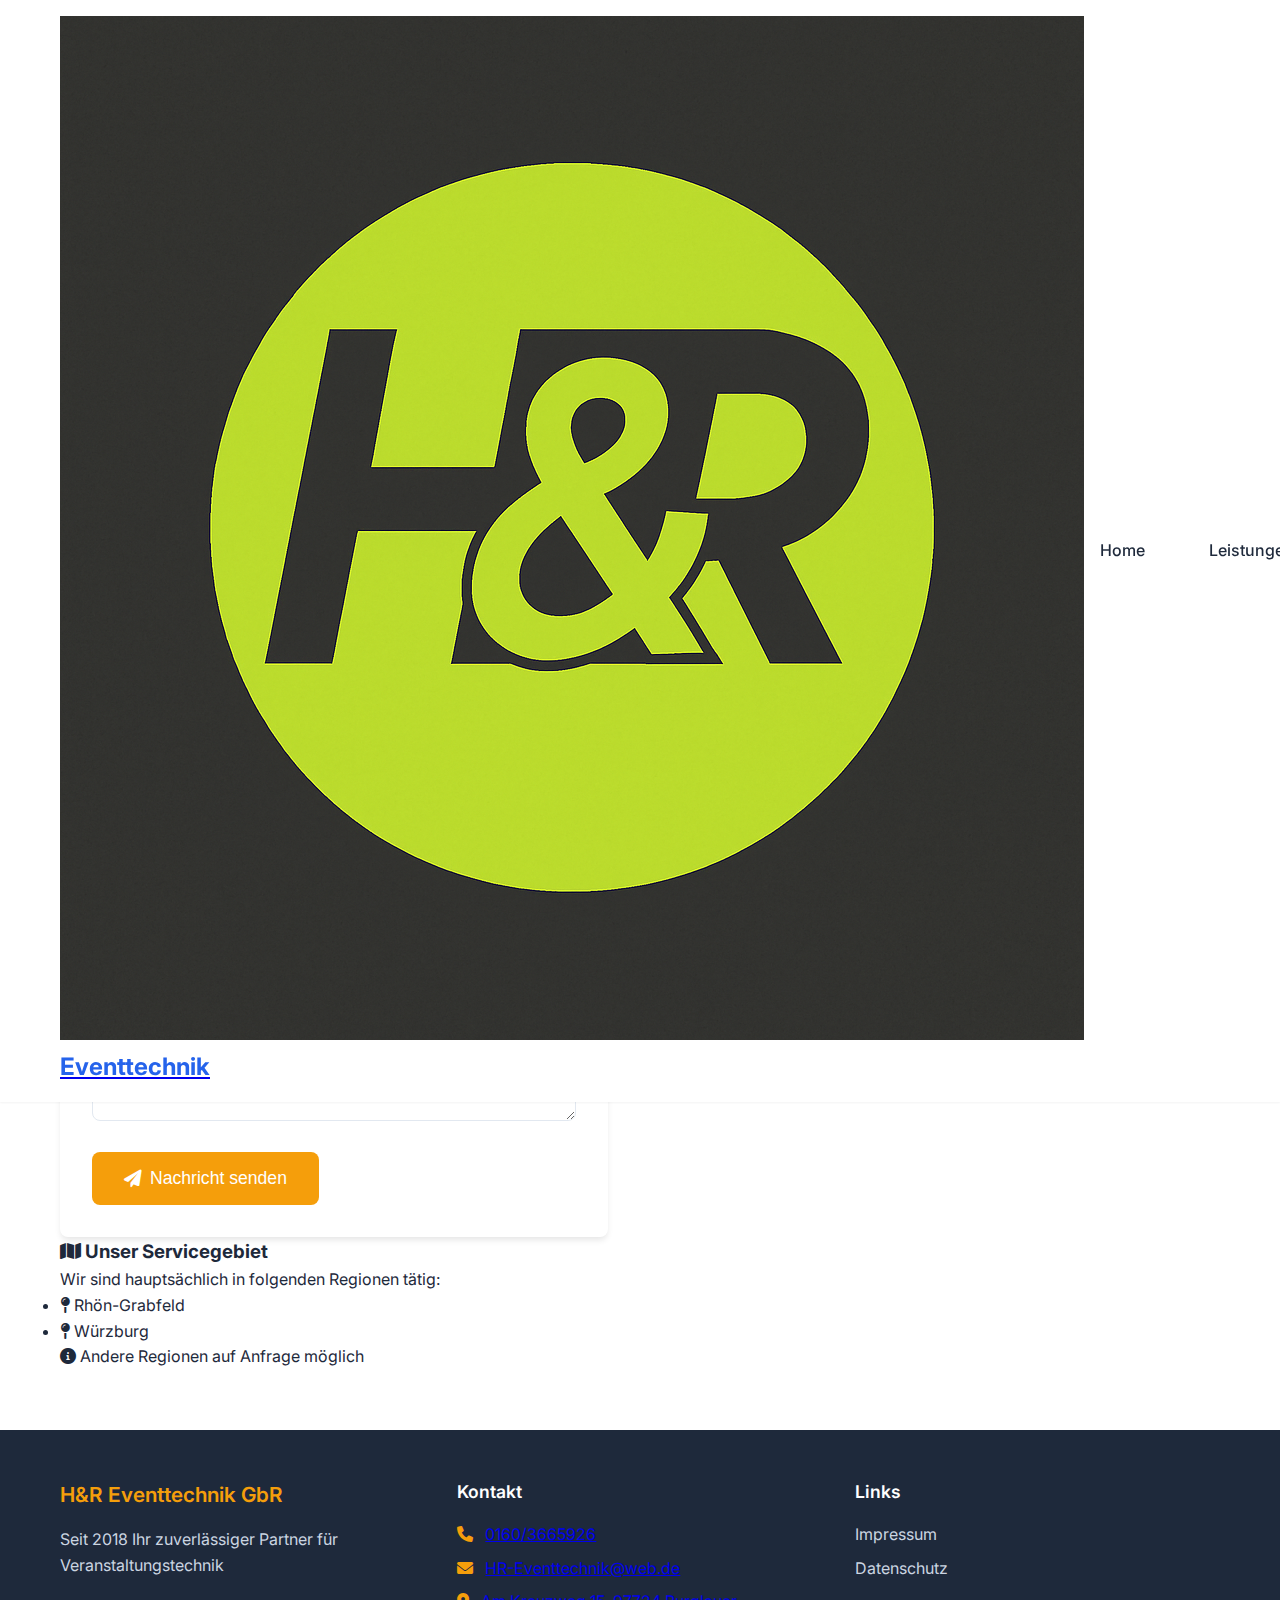
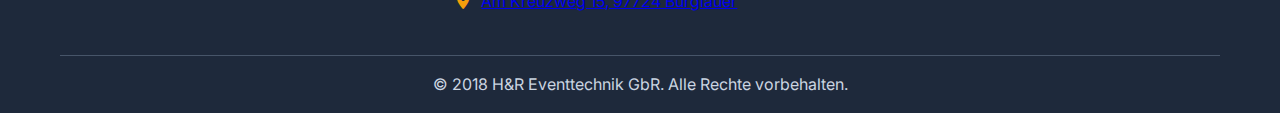
<file: kontakt.html>
<!DOCTYPE html>
<html lang="de">
<head>
    <meta charset="UTF-8">
    <meta name="viewport" content="width=device-width, initial-scale=1.0">
    <title>Kontakt - H&R Eventtechnik GbR</title>
    <link rel="stylesheet" href="css/style.css">
    <link href="https://fonts.googleapis.com/css2?family=Inter:wght@300;400;500;600;700&display=swap" rel="stylesheet">
    <link rel="stylesheet" href="https://cdnjs.cloudflare.com/ajax/libs/font-awesome/6.0.0/css/all.min.css">
</head>
<body>
    <!-- Header -->
    <header class="header">
        <nav class="navbar">
            <div class="nav-container">
                <div class="nav-logo">
                    <a href="index.html">
                        <img src="images/logo.png" alt="H&R Eventtechnik Logo" class="nav-logo-image">
                        <h2>Eventtechnik</h2>
                    </a>
                </div>
                <ul class="nav-menu">
                    <li class="nav-item">
                        <a href="index.html" class="nav-link">Home</a>
                    </li>
                    <li class="nav-item">
                        <a href="leistungen.html" class="nav-link">Leistungen</a>
                    </li>
                    <li class="nav-item">
                        <a href="katalog.html" class="nav-link">Produktkatalog</a>
                    </li>
                    <li class="nav-item">
                        <a href="konfigurator.html" class="nav-link">Konfigurator</a>
                    </li>
                    <li class="nav-item">
                        <a href="gallerie.html" class="nav-link">Galerie</a>
                    </li>
                    <li class="nav-item">
                        <a href="kontakt.html" class="nav-link active">Kontakt</a>
                    </li>
                </ul>
                <div class="hamburger">
                    <span class="bar"></span>
                    <span class="bar"></span>
                    <span class="bar"></span>
                </div>
            </div>
        </nav>
    </header>

    <!-- Page Header -->
    <section class="page-header">
        <div class="container">
            <h1>Kontakt</h1>
            <p>Bei Interesse, Angebotswunsch oder für sonstige Infos, schreiben Sie uns eine Mail oder rufen Sie direkt an!</p>
        </div>
    </section>

    <!-- Contact Section -->
    <section class="contact-section">
        <div class="container">
            <div class="contact-layout">
                <!-- Kontaktformular -->
                <div class="contact-form-section">
                    <h2>Nachricht senden</h2>
                    <form id="contact-form" class="contact-form">
                        <div class="form-group">
                            <label for="name">Name*</label>
                            <input type="text" id="name" name="name" required>
                        </div>

                        <div class="form-group">
                            <label for="email">E-Mail*</label>
                            <input type="email" id="email" name="email" required>
                        </div>

                        <div class="form-group">
                            <label for="phone">Telefon</label>
                            <input type="tel" id="phone" name="phone">
                        </div>

                        <div class="form-group">
                            <label for="subject">Betreff</label>
                            <select id="subject" name="subject">
                                <option value="anfrage">Allgemeine Anfrage</option>
                                <option value="angebot">Angebot anfordern</option>
                                <option value="hochzeit">Hochzeit</option>
                                <option value="firmenevent">Firmenevent</option>
                                <option value="konzert">Konzert/Band</option>
                                <option value="sonstiges">Sonstiges</option>
                            </select>
                        </div>

                        <div class="form-group">
                            <label for="message">Nachricht*</label>
                            <textarea id="message" name="message" rows="6" placeholder="Beschreiben Sie Ihr Event, gewünschte Technik, Datum, Ort, etc." required></textarea>
                        </div>

                        <button type="submit" class="btn btn-primary btn-large">
                            <i class="fas fa-paper-plane"></i> Nachricht senden
                        </button>
                    </form>

                    <div id="form-success" class="form-message success" style="display: none;">
                        <i class="fas fa-check-circle"></i>
                        <p>Vielen Dank für Ihre Nachricht! Wir melden uns schnellstmöglich bei Ihnen.</p>
                    </div>
                </div>

                <!-- Kontaktinformationen -->
                <div class="contact-info-section">
                    <h2>Kontaktiere uns</h2>

                    <!-- Vereinte Kontaktkachel -->
                    <div class="contact-card">
                        <div class="contact-item">
                            <div class="contact-icon phone">
                                <i class="fas fa-phone-alt"></i>
                            </div>
                            <div class="contact-details">
                                <h3>Telefon</h3>
                                <p class="contact-value">
                                    <a href="tel:+4916036659260" class="contact-link">0160/3665926</a>
                                </p>
                                <small>Mo-Fr: 9:00-18:00 Uhr</small>
                            </div>
                        </div>

                        <div class="contact-divider"></div>

                        <div class="contact-item">
                            <div class="contact-icon email">
                                <i class="fas fa-envelope"></i>
                            </div>
                            <div class="contact-details">
                                <h3>E-Mail</h3>
                                <p class="contact-value">
                                    <a href="mailto:HR-Eventtechnik@web.de" class="contact-link">HR-Eventtechnik@web.de</a>
                                </p>
                                <small>Antwort innerhalb von 24h</small>
                            </div>
                        </div>

                        <div class="contact-divider"></div>

                        <div class="contact-item">
                            <div class="contact-icon address">
                                <i class="fas fa-map-marker-alt"></i>
                            </div>
                            <div class="contact-details">
                                <h3>Adresse</h3>
                                <p class="contact-value">
                                    <a href="https://maps.google.com/?q=Am+Kreuzweg+15,+97724+Burglauer" target="_blank" class="contact-link">
                                        Am Kreuzweg 15<br>
                                        97724 Burglauer
                                    </a>
                                </p>
                                <small>Nach Terminvereinbarung</small>
                            </div>
                        </div>
                    </div>
                </div>
            </div>

            <!-- Servicegebiet über komplette Breite -->
            <div class="service-area-full">
                <h3><i class="fas fa-map"></i> Unser Servicegebiet</h3>
                <p>Wir sind hauptsächlich in folgenden Regionen tätig:</p>
                <div class="service-locations-simple">
                    <ul>
                        <li><i class="fas fa-map-pin"></i> Rhön-Grabfeld</li>
                        <li><i class="fas fa-map-pin"></i> Würzburg</li>
                    </ul>
                </div>
                <div class="service-note">
                    <i class="fas fa-info-circle"></i>
                    <span>Andere Regionen auf Anfrage möglich</span>
                </div>
            </div>
        </div>
    </section>

    <!-- Footer -->
    <footer class="footer">
        <div class="container">
            <div class="footer-content">
                <div class="footer-section">
                    <h3>H&R Eventtechnik GbR</h3>
                    <p>Seit 2018 Ihr zuverlässiger Partner für Veranstaltungstechnik</p>
                </div>
                <div class="footer-section">
                    <h4>Kontakt</h4>
                    <p><i class="fas fa-phone"></i> <a href="tel:+4916036659260" class="footer-link">0160/3665926</a></p>
                    <p><i class="fas fa-envelope"></i> <a href="mailto:HR-Eventtechnik@web.de" class="footer-link">HR-Eventtechnik@web.de</a></p>
                    <p><i class="fas fa-map-marker-alt"></i> <a href="https://maps.google.com/?q=Am+Kreuzweg+15,+97724+Burglauer" target="_blank" class="footer-link">Am Kreuzweg 15, 97724 Burglauer</a></p>
                </div>
                <div class="footer-section">
                    <h4>Links</h4>
                    <ul>
                        <li><a href="impressum.html">Impressum</a></li>
                        <li><a href="datenschutz.html">Datenschutz</a></li>
                    </ul>
                </div>
            </div>
            <div class="footer-bottom">
                <p>&copy; 2018 H&R Eventtechnik GbR. Alle Rechte vorbehalten.</p>
            </div>
        </div>
    </footer>

    <script src="js/main.js"></script>
</body>
</html>
</file>
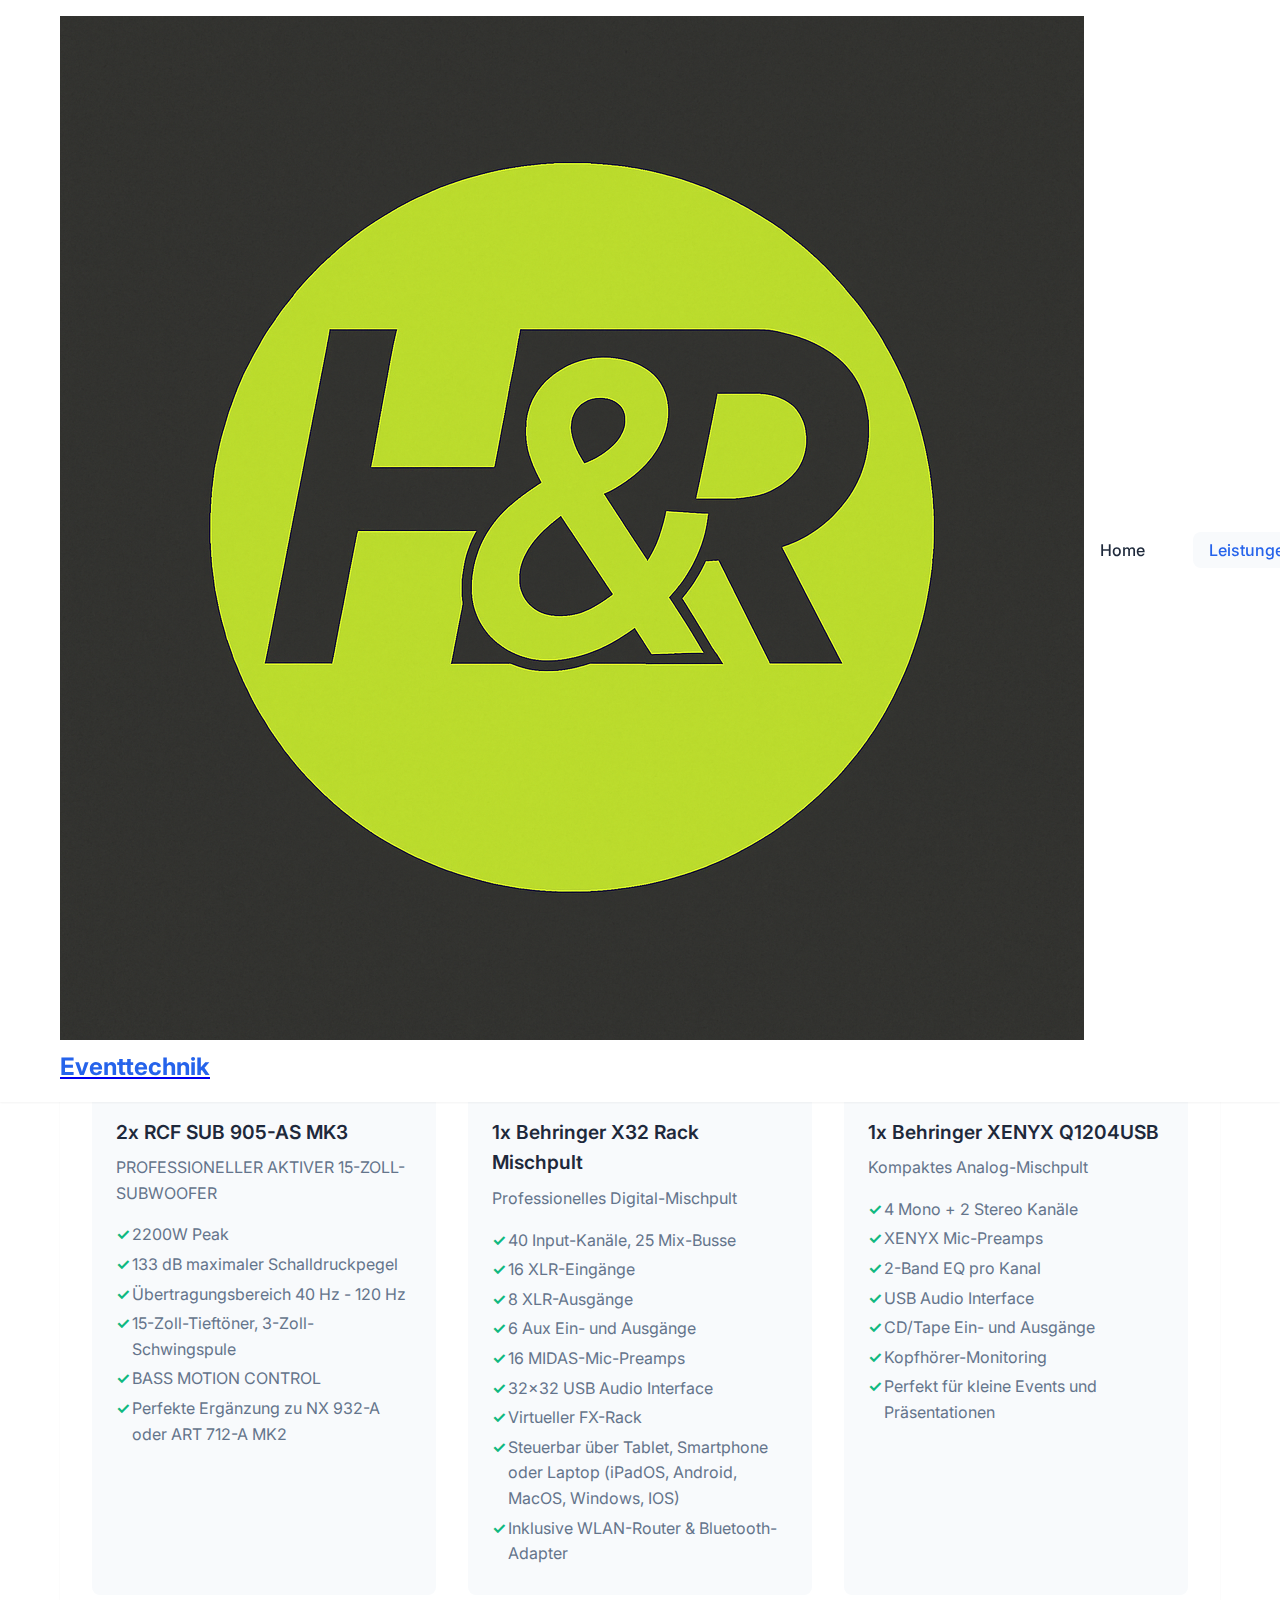
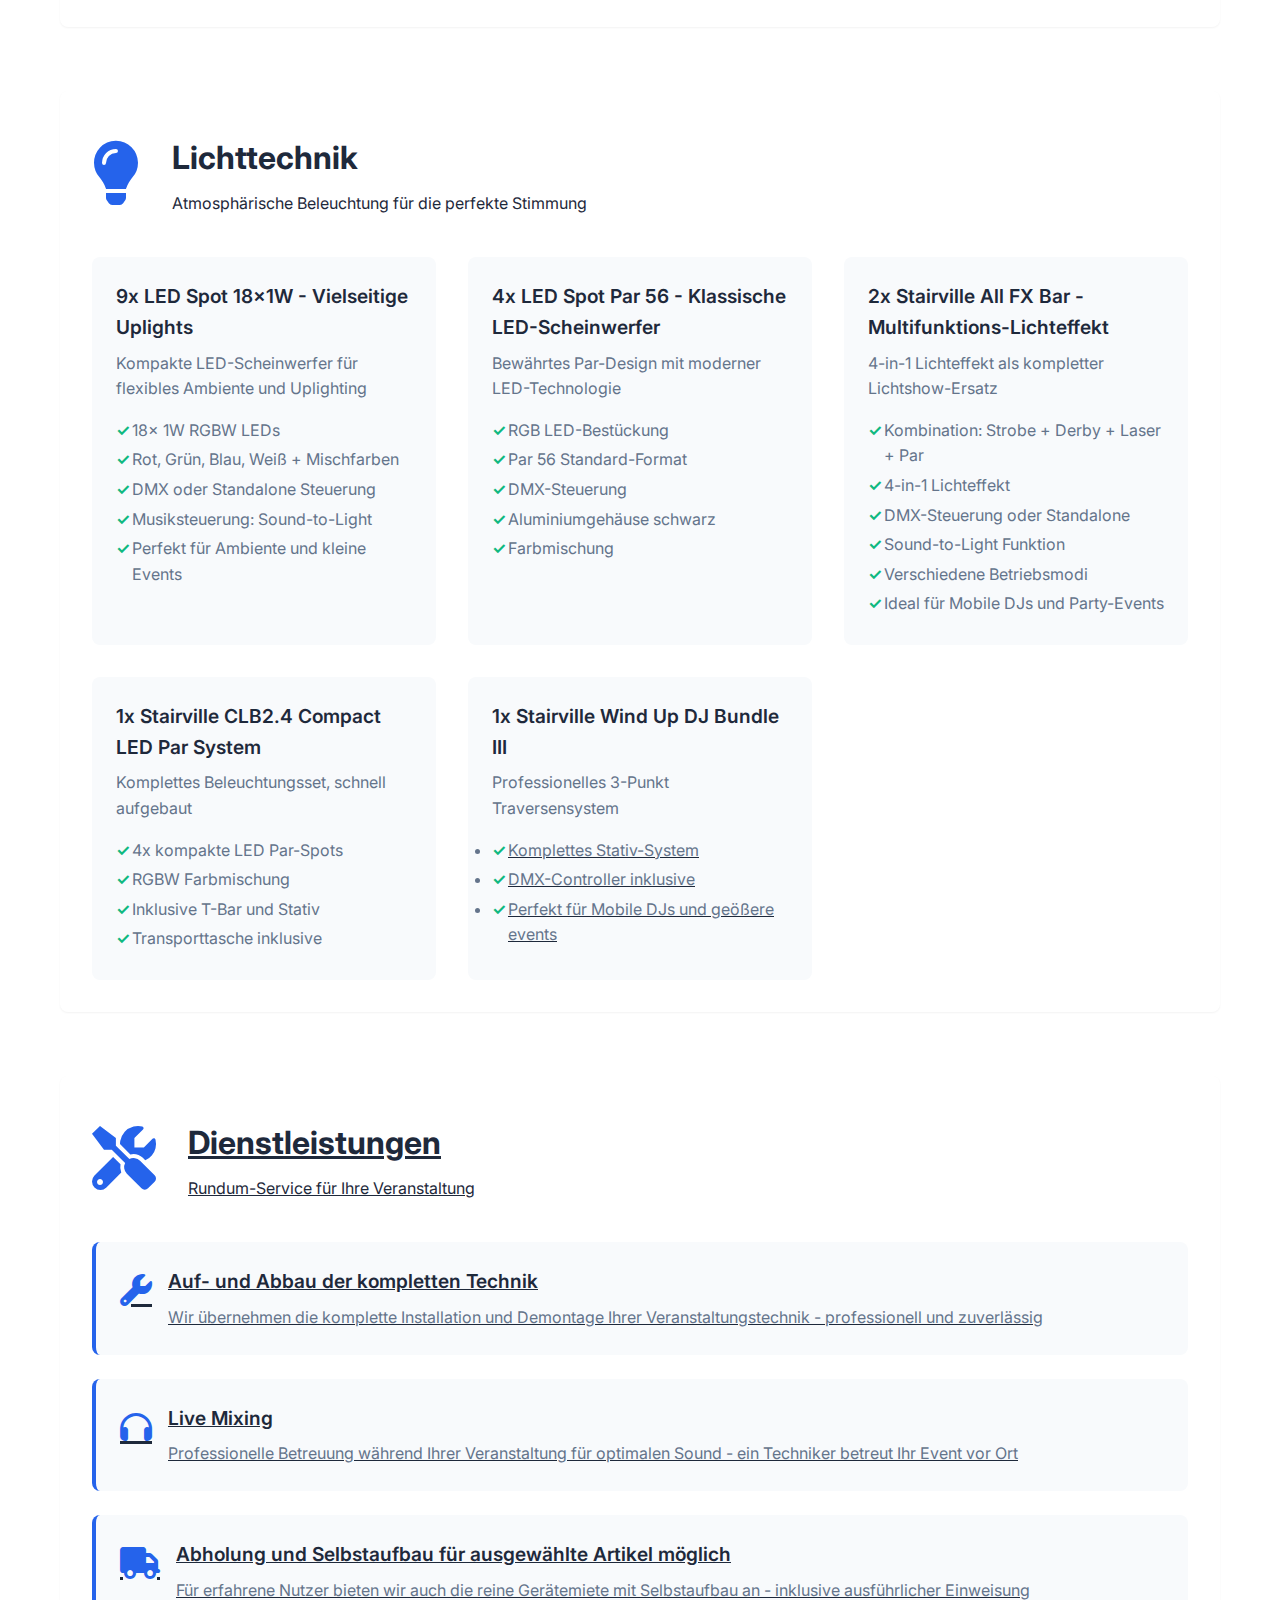
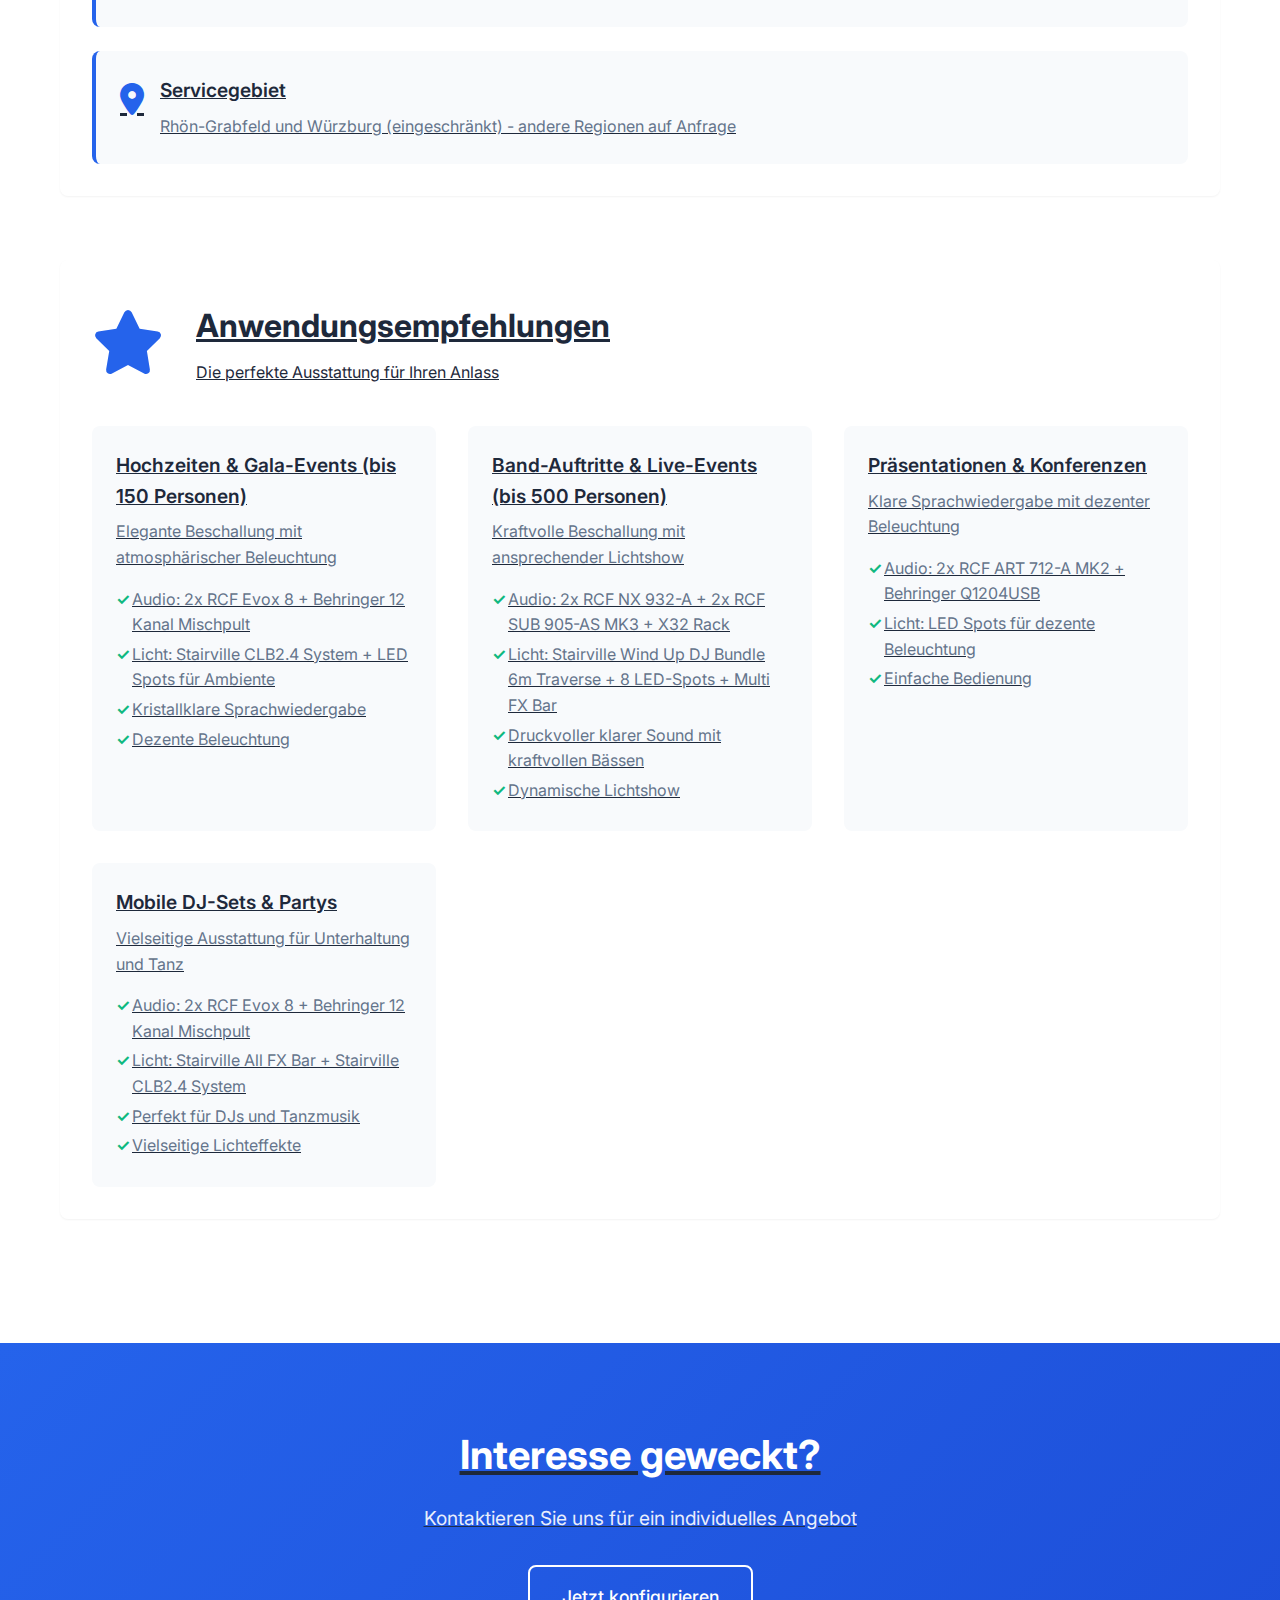
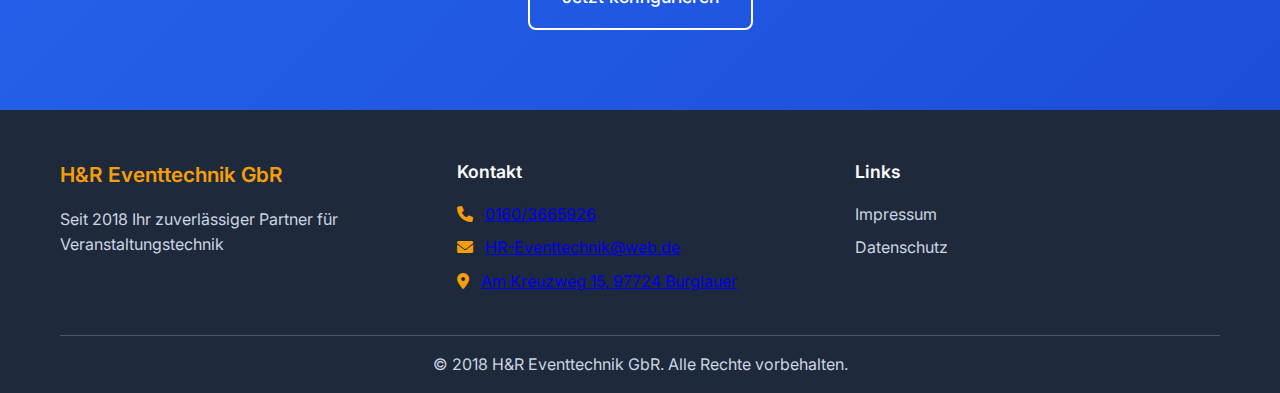
<file: leistungen.html>
<!DOCTYPE html>
<html lang="de">
<head>
    <meta name="format-detection" content="telephone=no">
    <meta charset="UTF-8">
    <meta name="viewport" content="width=device-width, initial-scale=1.0">
    <title>Leistungen - H&R Eventtechnik</title>
    <link rel="stylesheet" href="css/style.css">
    <link href="https://fonts.googleapis.com/css2?family=Inter:wght@300;400;500;600;700&display=swap" rel="stylesheet">
    <link rel="stylesheet" href="https://cdnjs.cloudflare.com/ajax/libs/font-awesome/6.0.0/css/all.min.css">
</head>
<body>
    <!-- Header -->
    <header class="header">
        <nav class="navbar">
            <div class="nav-container">
                <div class="nav-logo">
                    <a href="index.html">
                        <img src="images/logo.png" alt="H&R Eventtechnik Logo" class="nav-logo-image">
                        <h2>Eventtechnik</h2>
                    </a>
                </div>
                <ul class="nav-menu">
                    <li class="nav-item">
                        <a href="index.html" class="nav-link">Home</a>
                    </li>
                    <li class="nav-item">
                        <a href="leistungen.html" class="nav-link active">Leistungen</a>
                    </li>
                    <li class="nav-item">
                        <a href="katalog.html" class="nav-link">Produktkatalog</a>
                    </li>
                    <li class="nav-item">
                        <a href="konfigurator.html" class="nav-link">Konfigurator</a>
                    </li>
                    <li class="nav-item">
                        <a href="gallerie.html" class="nav-link">Galerie</a>
                    </li>
                    <li class="nav-item">
                        <a href="kontakt.html" class="nav-link">Kontakt</a>
                    </li>
                </ul>
                <div class="hamburger">
                    <span class="bar"></span>
                    <span class="bar"></span>
                    <span class="bar"></span>
                </div>
            </div>
        </nav>
    </header>

    <!-- Page Header -->
    <section class="page-header">
        <div class="container">
            <h1>Leistungen</h1>
            <p>Das bieten wir an</p>
        </div>
    </section>

    <!-- Services Detail -->
    <section class="services-detail">
        <div class="container">
            <!-- Tontechnik -->
            <div class="service-section">
                <div class="service-header">
                    <div class="service-icon-large">
                        <i class="fas fa-volume-up"></i>
                    </div>
                    <div class="service-info">
                        <h2>Tontechnik</h2>
                        <p>Professionelle Beschallungsanlagen für ihre Veranstaltung</p>
                    </div>
                </div>
                
                <div class="equipment-grid">
                    <!-- RCF Evox 8 -->
                    <div class="equipment-item">
                        <h4>2x RCF Evox 8 - Premium Säulensystem</h4>
                        <p>Premium Säulensystem</p>
                        <ul>
                            <li>1400W Peak</li>
                            <li>128 dB SPL max.</li>
                            <li>Kristallklare Sprachwiedergabe</li>
                            <li>Je nach Einsatzzweck für Events bis 200 Personen</li>
                        </ul>
                    </div>

                    <!-- RCF ART 712-A MK2 -->
                    <div class="equipment-item">
                        <h4>2x RCF ART 712-A MK2</h4>
                        <p>AKTIVER 2-WEG LAUTSPRECHER</p>
                        <ul>
                            <li>1400W Peak, Bi-Amp Digital Endstufe</li>
                            <li>129 dB maximaler Schalldruck</li>
                            <li>12" High-Power Woofer mit 3" Schwingspule</li>
                            <li>1" Treiber mit Mylarmembran und 1,75" voice coil</li>
                            <li>Perfekt für Sprachveranstaltungen bis 300 Personen</li>
                        </ul>
                    </div>

                    <!-- RCF NX 932-A -->
                    <div class="equipment-item">
                        <h4>2x RCF NX 932-A</h4>
                        <p>PROFESSIONELLE AKTIVBOX</p>
                        <ul>
                            <li>2100W Peak, 2-Kanal-Class-D-Endstufe</li>
                            <li>Bis zu 132 dB Schalldruckpegel</li>
                            <li>Linearer Frequenzgang, Übertragungsbereich 45 - 20.000 Hz</li>
                            <li>3-Zoll-Titan-/Neodym-Kompressionstreiber</li>
                            <li>FIR PHASE, BASS MOTION CONTROL</li>
                            <li>Perfekt für große Events bis 500 Personen</li>
                            <li>In Kombination mit SUB 905 Perfekt für Live-Sound</li>
                        </ul>
                    </div>

                    <!-- RCF SUB 905-AS MK3 -->
                    <div class="equipment-item">
                        <h4>2x RCF SUB 905-AS MK3</h4>
                        <p>PROFESSIONELLER AKTIVER 15-ZOLL-SUBWOOFER</p>
                        <ul>
                            <li>2200W Peak</li>
                            <li>133 dB maximaler Schalldruckpegel</li>
                            <li>Übertragungsbereich 40 Hz - 120 Hz</li>
                            <li>15-Zoll-Tieftöner, 3-Zoll-Schwingspule</li>
                            <li>BASS MOTION CONTROL</li>
                            <li>Perfekte Ergänzung zu NX 932-A oder ART 712-A MK2</li>
                        </ul>
                    </div>

                    <!-- Behringer X32 Rack -->
                    <div class="equipment-item">
                        <h4>1x Behringer X32 Rack Mischpult</h4>
                        <p>Professionelles Digital-Mischpult</p>
                        <ul>
                            <li>40 Input-Kanäle, 25 Mix-Busse</li>
                            <li>16 XLR-Eingänge</li>
                            <li>8 XLR-Ausgänge</li>
                            <li>6 Aux Ein- und Ausgänge</li>
                            <li>16 MIDAS-Mic-Preamps</li>
                            <li>32x32 USB Audio Interface</li>
                            <li>Virtueller FX-Rack</li>
                            <li>Steuerbar über Tablet, Smartphone oder Laptop (iPadOS, Android, MacOS, Windows, IOS)</li>
                            <li>Inklusive WLAN-Router & Bluetooth-Adapter</li>
                        </ul>
                    </div>

                    <!-- Behringer XENYX Q1204USB -->
                    <div class="equipment-item">
                        <h4>1x Behringer XENYX Q1204USB</h4>
                        <p>Kompaktes Analog-Mischpult</p>
                        <ul>
                            <li>4 Mono + 2 Stereo Kanäle</li>
                            <li>XENYX Mic-Preamps</li>
                            <li>2-Band EQ pro Kanal</li>
                            <li>USB Audio Interface</li>
                            <li>CD/Tape Ein- und Ausgänge</li>
                            <li>Kopfhörer-Monitoring</li>
                            <li>Perfekt für kleine Events und Präsentationen</li>
                        </ul>
                    </div>
                </div>
            </div>

            <!-- Lichttechnik -->
            <div class="service-section">
                <div class="service-header">
                    <div class="service-icon-large">
                        <i class="fas fa-lightbulb"></i>
                    </div>
                    <div class="service-info">
                        <h2>Lichttechnik</h2>
                        <p>Atmosphärische Beleuchtung für die perfekte Stimmung</p>
                    </div>
                </div>
                
                <div class="equipment-grid">
                    <!-- LED Spot 18x1W -->
                    <div class="equipment-item">
                        <h4>9x LED Spot 18x1W - Vielseitige Uplights</h4>
                        <p>Kompakte LED-Scheinwerfer für flexibles Ambiente und Uplighting</p>
                        <ul>
                            <li>18x 1W RGBW LEDs</li>
                            <li>Rot, Grün, Blau, Weiß + Mischfarben</li>
                            <li>DMX oder Standalone Steuerung</li>
                            <li>Musiksteuerung: Sound-to-Light</li>
                            <li>Perfekt für Ambiente und kleine Events</li>
                        </ul>
                    </div>

                    <!-- LED Spot Par 56 -->
                    <div class="equipment-item">
                        <h4>4x LED Spot Par 56 - Klassische LED-Scheinwerfer</h4>
                        <p>Bewährtes Par-Design mit moderner LED-Technologie</p>
                        <ul>
                            <li>RGB LED-Bestückung</li>
                            <li>Par 56 Standard-Format</li>
                            <li>DMX-Steuerung</li>
                            <li>Aluminiumgehäuse schwarz</li>
                            <li>Farbmischung</li>
                        </ul>
                    </div>

                    <!-- Stairville All FX Bar -->
                    <div class="equipment-item">
                        <h4>2x Stairville All FX Bar - Multifunktions-Lichteffekt</h4>
                        <p>4-in-1 Lichteffekt als kompletter Lichtshow-Ersatz</p>
                        <ul>
                            <li>Kombination: Strobe + Derby + Laser + Par</li>
                            <li>4-in-1 Lichteffekt</li>
                            <li>DMX-Steuerung oder Standalone</li>
                            <li>Sound-to-Light Funktion</li>
                            <li>Verschiedene Betriebsmodi</li>
                            <li>Ideal für Mobile DJs und Party-Events</li>
                        </ul>
                    </div>

                    <!-- Stairville CLB2.4 -->
                    <div class="equipment-item">
                        <h4>1x Stairville CLB2.4 Compact LED Par System</h4>
                        <p>Komplettes Beleuchtungsset, schnell aufgebaut</p>
                        <ul>
                            <li>4x kompakte LED Par-Spots</li>
                            <li>RGBW Farbmischung</li>
                            <li>Inklusive T-Bar und Stativ</li>
                            <li>Transporttasche inklusive</li>
                        </ul>
                    </div>

                    <!-- Stairville Wind Up DJ Bundle III -->
                    <div class="equipment-item">
                        <h4>1x Stairville Wind Up DJ Bundle III</h4>
                        <p>Professionelles 3-Punkt Traversensystem</p>
                        <u>
                            <li>Komplettes Stativ-System</li>
                            <li>DMX-Controller inklusive</li>
                            <li>Perfekt für Mobile DJs und geößere events</li>
                        </ul>
                    </div>
                </div>
            </div>

            <!-- Dienstleistungen -->
            <div class="service-section">
                <div class="service-header">
                    <div class="service-icon-large">
                        <i class="fas fa-tools"></i>
                    </div>
                    <div class="service-info">
                        <h2>Dienstleistungen</h2>
                        <p>Rundum-Service für Ihre Veranstaltung</p>
                    </div>
                </div>
                
                <div class="services-list">
                    <div class="service-item">
                        <i class="fas fa-wrench"></i>
                        <div>
                            <h4>Auf- und Abbau der kompletten Technik</h4>
                            <p>Wir übernehmen die komplette Installation und Demontage Ihrer Veranstaltungstechnik - professionell und zuverlässig</p>
                        </div>
                    </div>
                    
                    <div class="service-item">
                        <i class="fas fa-headphones"></i>
                        <div>
                            <h4>Live Mixing</h4>
                            <p>Professionelle Betreuung während Ihrer Veranstaltung für optimalen Sound - ein Techniker betreut Ihr Event vor Ort</p>
                        </div>
                    </div>
                    
                    <div class="service-item">
                        <i class="fas fa-truck"></i>
                        <div>
                            <h4>Abholung und Selbstaufbau für ausgewählte Artikel möglich</h4>
                            <p>Für erfahrene Nutzer bieten wir auch die reine Gerätemiete mit Selbstaufbau an - inklusive ausführlicher Einweisung</p>
                        </div>
                    </div>

                    <div class="service-item">
                        <i class="fas fa-map-marker-alt"></i>
                        <div>
                            <h4>Servicegebiet</h4>
                            <p>Rhön-Grabfeld und Würzburg (eingeschränkt) - andere Regionen auf Anfrage</p>
                        </div>
                    </div>
                </div>
            </div>

            <!-- Anwendungsempfehlungen -->
            <div class="service-section">
                <div class="service-header">
                    <div class="service-icon-large">
                        <i class="fas fa-star"></i>
                    </div>
                    <div class="service-info">
                        <h2>Anwendungsempfehlungen</h2>
                        <p>Die perfekte Ausstattung für Ihren Anlass</p>
                    </div>
                </div>
                
                <div class="equipment-grid">
                    <div class="equipment-item">
                        <h4>Hochzeiten & Gala-Events (bis 150 Personen)</h4>
                        <p>Elegante Beschallung mit atmosphärischer Beleuchtung</p>
                        <ul>
                            <li>Audio: 2x RCF Evox 8 + Behringer 12 Kanal Mischpult</li>
                            <li>Licht: Stairville CLB2.4 System + LED Spots für Ambiente</li>
                            <li>Kristallklare Sprachwiedergabe</li>
                            <li>Dezente Beleuchtung</li>
                        </ul>
                    </div>

                    <div class="equipment-item">
                        <h4>Band-Auftritte & Live-Events (bis 500 Personen)</h4>
                        <p>Kraftvolle Beschallung mit ansprechender Lichtshow</p>
                        <ul>
                            <li>Audio: 2x RCF NX 932-A + 2x RCF SUB 905-AS MK3 + X32 Rack</li>
                            <li>Licht: Stairville Wind Up DJ Bundle 6m Traverse + 8 LED-Spots + Multi FX Bar</li>
                            
                            
                            <li>Druckvoller klarer Sound mit kraftvollen Bässen</li>
                            <li>Dynamische Lichtshow</li>
                        </ul>
                    </div>

                    <div class="equipment-item">
                        <h4>Präsentationen & Konferenzen</h4>
                        <p>Klare Sprachwiedergabe mit dezenter Beleuchtung</p>
                        <ul>
                            <li>Audio: 2x RCF ART 712-A MK2 + Behringer Q1204USB</li>
                            <li>Licht: LED Spots für dezente Beleuchtung</li>
                            <li>Einfache Bedienung</li>
                        </ul>
                    </div>

                    <div class="equipment-item">
                        <h4>Mobile DJ-Sets & Partys</h4>
                        <p>Vielseitige Ausstattung für Unterhaltung und Tanz</p>
                        <ul>
                            <li>Audio: 2x RCF Evox 8 + Behringer 12 Kanal Mischpult</li>
                            <li>Licht: Stairville All FX Bar + Stairville CLB2.4 System</li>
                            <li>Perfekt für DJs und Tanzmusik</li>
                            <li>Vielseitige Lichteffekte</li>
                        </ul>
                    </div>
                </div>
            </div>
        </div>
    </section>

    <!-- CTA Section -->
    <section class="cta-section">
        <div class="container">
            <div class="cta-content">
                <h2>Interesse geweckt?</h2>
                <p>Kontaktieren Sie uns für ein individuelles Angebot</p>
                <a href="konfigurator.html" class="btn btn-secondary btn-large">Jetzt konfigurieren</a>
            </div>
        </div>
    </section>

    <!-- Footer -->
    <footer class="footer">
        <div class="container">
            <div class="footer-content">
                <div class="footer-section">
                    <h3>H&R Eventtechnik GbR</h3>
                    <p>Seit 2018 Ihr zuverlässiger Partner für Veranstaltungstechnik</p>
                </div>
                <div class="footer-section">
                    <h4>Kontakt</h4>
                    <p><i class="fas fa-phone"></i> <a href="tel:+4916036659260" class="footer-link">0160/3665926</a></p>
                    <p><i class="fas fa-envelope"></i> <a href="mailto:HR-Eventtechnik@web.de" class="footer-link">HR-Eventtechnik@web.de</a></p>
                    <p><i class="fas fa-map-marker-alt"></i> <a href="https://maps.google.com/?q=Am+Kreuzweg+15,+97724+Burglauer" target="_blank" class="footer-link">Am Kreuzweg 15, 97724 Burglauer</a></p>
                </div>
                <div class="footer-section">
                    <h4>Links</h4>
                    <ul>
                        <li><a href="impressum.html">Impressum</a></li>
                        <li><a href="datenschutz.html">Datenschutz</a></li>
                    </ul>
                </div>
            </div>
            <div class="footer-bottom">
                <p>&copy; 2018 H&R Eventtechnik GbR. Alle Rechte vorbehalten.</p>
            </div>
        </div>
    </footer>

    <script src="js/main.js"></script>
</body>
</html>
</file>
<file: css/style.css>
/* Reset und Basis-Styles */
* {
    margin: 0;
    padding: 0;
    box-sizing: border-box;
}

:root {
    --primary-color: #2563eb;
    --primary-dark: #1d4ed8;
    --secondary-color: #64748b;
    --accent-color: #f59e0b;
    --text-dark: #1e293b;
    --text-light: #64748b;
    --bg-light: #f8fafc;
    --bg-white: #ffffff;
    --border-color: #e2e8f0;
    --success-color: #10b981;
    --danger-color: #ef4444;
    --shadow-sm: 0 1px 2px 0 rgb(0 0 0 / 0.05);
    --shadow-md: 0 4px 6px -1px rgb(0 0 0 / 0.1);
    --shadow-lg: 0 10px 15px -3px rgb(0 0 0 / 0.1);
    --border-radius: 8px;
    --transition: all 0.3s ease;
}

body {
    font-family: 'Inter', -apple-system, BlinkMacSystemFont, sans-serif;
    line-height: 1.6;
    color: var(--text-dark);
    background-color: var(--bg-white);
}

.container {
    max-width: 1200px;
    margin: 0 auto;
    padding: 0 20px;
}

/* Header und Navigation */
.header {
    background: var(--bg-white);
    box-shadow: var(--shadow-sm);
    position: fixed;
    top: 0;
    width: 100%;
    z-index: 1000;
}

.navbar {
    padding: 1rem 0;
}

.nav-container {
    display: flex;
    justify-content: space-between;
    align-items: center;
    max-width: 1200px;
    margin: 0 auto;
    padding: 0 20px;
}

.nav-logo h2 {
    color: var(--primary-color);
    font-weight: 700;
    font-size: 1.5rem;
}

.nav-menu {
    display: flex;
    list-style: none;
    gap: 2rem;
}

.nav-link {
    text-decoration: none;
    color: var(--text-dark);
    font-weight: 500;
    transition: var(--transition);
    padding: 0.5rem 1rem;
    border-radius: var(--border-radius);
}

.nav-link:hover,
.nav-link.active {
    color: var(--primary-color);
    background-color: var(--bg-light);
}

.hamburger {
    display: none;
    flex-direction: column;
    cursor: pointer;
}

.bar {
    width: 25px;
    height: 3px;
    background-color: var(--text-dark);
    margin: 3px 0;
    transition: var(--transition);
}

/* Hero Section */
.hero {
    background: linear-gradient(135deg, var(--primary-color) 0%, var(--primary-dark) 100%);
    color: white;
    padding: 120px 0 80px;
    margin-top: 80px;
}

.hero-container {
    display: grid;
    grid-template-columns: 1fr 1fr;
    gap: 4rem;
    align-items: center;
    max-width: 1200px;
    margin: 0 auto;
    padding: 0 20px;
}

.hero-title {
    font-size: 3rem;
    font-weight: 700;
    margin-bottom: 1rem;
    line-height: 1.2;
}

.hero-subtitle {
    font-size: 2rem;
    font-weight: 600;
    margin-bottom: 1.5rem;
    color: var(--accent-color);
}

.hero-text {
    font-size: 1.2rem;
    margin-bottom: 2rem;
    line-height: 1.6;
}

.hero-buttons {
    display: flex;
    gap: 1rem;
    flex-wrap: wrap;
}

.hero-image {
    display: flex;
    justify-content: center;
    align-items: center;
}

.hero-icon {
    font-size: 8rem;
    opacity: 0.8;
}

/* Buttons */
.btn {
    display: inline-flex;
    align-items: center;
    gap: 0.5rem;
    padding: 0.75rem 1.5rem;
    border: none;
    border-radius: var(--border-radius);
    text-decoration: none;
    font-weight: 500;
    cursor: pointer;
    transition: var(--transition);
    font-size: 1rem;
}

.btn-primary {
    background-color: var(--accent-color);
    color: white;
}

.btn-primary:hover {
    background-color: #d97706;
    transform: translateY(-2px);
    box-shadow: var(--shadow-md);
}

.btn-secondary {
    background-color: transparent;
    color: white;
    border: 2px solid white;
}

.btn-secondary:hover {
    background-color: white;
    color: var(--primary-color);
}

.btn-large {
    padding: 1rem 2rem;
    font-size: 1.1rem;
}

.btn:disabled {
    opacity: 0.5;
    cursor: not-allowed;
}

/* Page Header */
.page-header {
    background: var(--bg-light);
    padding: 120px 0 60px;
    text-align: center;
    margin-top: 80px;
}

.page-header h1 {
    font-size: 2.5rem;
    font-weight: 700;
    color: var(--text-dark);
    margin-bottom: 1rem;
}

.page-header p {
    font-size: 1.2rem;
    color: var(--text-light);
}

/* Services Preview */
.services-preview {
    padding: 80px 0;
    background: var(--bg-white);
}

.section-title {
    text-align: center;
    font-size: 2.5rem;
    font-weight: 700;
    margin-bottom: 3rem;
    color: var(--text-dark);
}

.services-grid {
    display: grid;
    grid-template-columns: repeat(auto-fit, minmax(300px, 1fr));
    gap: 2rem;
}

.service-card {
    background: var(--bg-white);
    padding: 2rem;
    border-radius: var(--border-radius);
    box-shadow: var(--shadow-md);
    text-align: center;
    transition: var(--transition);
}

.service-card:hover {
    transform: translateY(-5px);
    box-shadow: var(--shadow-lg);
}

.service-icon {
    font-size: 3rem;
    color: var(--primary-color);
    margin-bottom: 1rem;
}

.service-card h3 {
    font-size: 1.5rem;
    font-weight: 600;
    margin-bottom: 1rem;
    color: var(--text-dark);
}

.service-card p {
    color: var(--text-light);
    margin-bottom: 1.5rem;
}

.service-link {
    color: var(--primary-color);
    text-decoration: none;
    font-weight: 500;
    transition: var(--transition);
}

.service-link:hover {
    color: var(--primary-dark);
}

/* CTA Section */
.cta-section {
    background: linear-gradient(135deg, var(--primary-color) 0%, var(--primary-dark) 100%);
    color: white;
    padding: 80px 0;
    text-align: center;
}

.cta-content h2 {
    font-size: 2.5rem;
    font-weight: 700;
    margin-bottom: 1rem;
}

.cta-content p {
    font-size: 1.2rem;
    margin-bottom: 2rem;
    opacity: 0.9;
}

/* Services Detail */
.services-detail {
    padding: 60px 0;
}

.service-section {
    margin-bottom: 4rem;
    padding: 2rem;
    background: var(--bg-white);
    border-radius: var(--border-radius);
    box-shadow: var(--shadow-sm);
}

.service-header {
    display: flex;
    align-items: center;
    gap: 2rem;
    margin-bottom: 2rem;
}

.service-icon-large {
    font-size: 4rem;
    color: var(--primary-color);
}

.service-info h2 {
    font-size: 2rem;
    font-weight: 700;
    margin-bottom: 0.5rem;
    color: var(--text-dark);
}

.equipment-grid {
    display: grid;
    grid-template-columns: repeat(auto-fit, minmax(300px, 1fr));
    gap: 2rem;
}

.equipment-item {
    background: var(--bg-light);
    padding: 1.5rem;
    border-radius: var(--border-radius);
}

.equipment-item h4 {
    font-size: 1.2rem;
    font-weight: 600;
    margin-bottom: 0.5rem;
    color: var(--text-dark);
}

.equipment-item p {
    color: var(--text-light);
    margin-bottom: 1rem;
}

.equipment-item ul {
    list-style: none;
}

.equipment-item li {
    color: var(--text-light);
    margin-bottom: 0.25rem;
    position: relative;
    padding-left: 1rem;
}

.equipment-item li:before {
    content: "✓";
    color: var(--success-color);
    font-weight: bold;
    position: absolute;
    left: 0;
}

.services-list {
    display: flex;
    flex-direction: column;
    gap: 1.5rem;
}

.service-item {
    display: flex;
    align-items: flex-start;
    gap: 1rem;
    padding: 1.5rem;
    background: var(--bg-light);
    border-radius: var(--border-radius);
}

.service-item i {
    font-size: 2rem;
    color: var(--primary-color);
    margin-top: 0.5rem;
}

.service-item h4 {
    font-size: 1.2rem;
    font-weight: 600;
    margin-bottom: 0.5rem;
    color: var(--text-dark);
}

.service-item p {
    color: var(--text-light);
}

/* Catalog Section */
.catalog-section {
    padding: 60px 0;
}

.filter-buttons {
    display: flex;
    justify-content: center;
    gap: 1rem;
    margin-bottom: 3rem;
    flex-wrap: wrap;
}

.filter-btn {
    padding: 0.75rem 1.5rem;
    border: 2px solid var(--border-color);
    background: var(--bg-white);
    color: var(--text-dark);
    border-radius: var(--border-radius);
    cursor: pointer;
    transition: var(--transition);
    font-weight: 500;
}

.filter-btn:hover,
.filter-btn.active {
    background: var(--primary-color);
    color: white;
    border-color: var(--primary-color);
}

.product-grid {
    display: grid;
    grid-template-columns: repeat(auto-fit, minmax(300px, 1fr));
    gap: 2rem;
}

.product-card {
    background: var(--bg-white);
    border-radius: var(--border-radius);
    box-shadow: var(--shadow-md);
    overflow: hidden;
    transition: var(--transition);
}

.product-card:hover {
    transform: translateY(-5px);
    box-shadow: var(--shadow-lg);
}

.product-image {
    background: var(--bg-light);
    height: 200px;
    display: flex;
    align-items: center;
    justify-content: center;
    font-size: 4rem;
    color: var(--primary-color);
}

.product-info {
    padding: 1.5rem;
}

.product-info h3 {
    font-size: 1.3rem;
    font-weight: 600;
    margin-bottom: 0.5rem;
    color: var(--text-dark);
}

.product-description {
    color: var(--text-light);
    margin-bottom: 1rem;
    font-size: 0.9rem;
}

.product-specs {
    display: flex;
    gap: 0.5rem;
    margin-bottom: 1rem;
    flex-wrap: wrap;
}

.spec {
    background: var(--bg-light);
    color: var(--text-dark);
    padding: 0.25rem 0.5rem;
    border-radius: 4px;
    font-size: 0.8rem;
    font-weight: 500;
}

.product-price {
    font-size: 1.2rem;
    font-weight: 700;
    color: var(--primary-color);
    margin-bottom: 1rem;
}

.add-to-config {
    width: 100%;
}

/* Configurator */
.configurator-section {
    padding: 60px 0;
}

.configurator-layout {
    display: grid;
    grid-template-columns: 2fr 1fr;
    gap: 3rem;
}

.product-selection h2 {
    font-size: 2rem;
    font-weight: 700;
    margin-bottom: 2rem;
    color: var(--text-dark);
}

.category-section {
    margin-bottom: 3rem;
    background: var(--bg-white);
    border-radius: var(--border-radius);
    box-shadow: var(--shadow-sm);
    overflow: hidden;
}

.category-section h3 {
    background: var(--primary-color);
    color: white;
    padding: 1rem 1.5rem;
    margin: 0;
    font-size: 1.3rem;
    font-weight: 600;
}

.category-section h3 i {
    margin-right: 0.5rem;
}

.product-list {
    padding: 1.5rem;
}

.config-product {
    display: flex;
    justify-content: space-between;
    align-items: center;
    padding: 1rem;
    border-bottom: 1px solid var(--border-color);
    transition: var(--transition);
}

.config-product:last-child {
    border-bottom: none;
}

.config-product:hover {
    background: var(--bg-light);
}

.config-product .product-info h4 {
    font-size: 1.1rem;
    font-weight: 600;
    margin-bottom: 0.25rem;
    color: var(--text-dark);
}

.config-product .product-info p {
    color: var(--text-light);
    font-size: 0.9rem;
}

.quantity-controls {
    display: flex;
    align-items: center;
    gap: 1rem;
}

.qty-btn {
    width: 32px;
    height: 32px;
    border: 1px solid var(--border-color);
    background: var(--bg-white);
    border-radius: 50%;
    cursor: pointer;
    display: flex;
    align-items: center;
    justify-content: center;
    font-weight: 600;
    transition: var(--transition);
}

.qty-btn:hover {
    background: var(--primary-color);
    color: white;
    border-color: var(--primary-color);
}

.quantity {
    font-weight: 600;
    min-width: 20px;
    text-align: center;
}

.cart-section {
    position: relative;
}

.cart-sticky {
    position: sticky;
    top: 100px;
    background: var(--bg-white);
    border-radius: var(--border-radius);
    box-shadow: var(--shadow-md);
    padding: 2rem;
}

.cart-sticky h2 {
    font-size: 1.5rem;
    font-weight: 700;
    margin-bottom: 1.5rem;
    color: var(--text-dark);
}

.cart-items {
    margin-bottom: 2rem;
    max-height: 300px;
    overflow-y: auto;
}

.empty-cart {
    color: var(--text-light);
    text-align: center;
    padding: 2rem 0;
}

.cart-item {
    display: flex;
    justify-content: space-between;
    align-items: center;
    padding: 0.75rem 0;
    border-bottom: 1px solid var(--border-color);
}

.cart-item:last-child {
    border-bottom: none;
}

.cart-item-info h5 {
    font-size: 0.9rem;
    font-weight: 600;
    margin-bottom: 0.25rem;
    color: var(--text-dark);
}

.cart-item-info p {
    font-size: 0.8rem;
    color: var(--text-light);
}

.cart-item-price {
    font-weight: 600;
    color: var(--primary-color);
}

.cart-summary {
    border-top: 2px solid var(--border-color);
    padding-top: 1.5rem;
}

.total-price {
    font-size: 1.3rem;
    text-align: center;
    margin-bottom: 2rem;
    color: var(--text-dark);
}

.service-options {
    margin-bottom: 2rem;
}

.service-options h4 {
    font-size: 1rem;
    font-weight: 600;
    margin-bottom: 1rem;
    color: var(--text-dark);
}

.service-option {
    display: flex;
    align-items: center;
    gap: 0.5rem;
    margin-bottom: 0.5rem;
    cursor: pointer;
}

.service-option input[type="checkbox"] {
    width: 18px;
    height: 18px;
}

/* Modal */
.modal {
    display: none;
    position: fixed;
    z-index: 2000;
    left: 0;
    top: 0;
    width: 100%;
    height: 100%;
    background-color: rgba(0, 0, 0, 0.5);
}

.modal-content {
    background-color: var(--bg-white);
    margin: 5% auto;
    padding: 2rem;
    border-radius: var(--border-radius);
    width: 90%;
    max-width: 600px;
    max-height: 80vh;
    overflow-y: auto;
    position: relative;
}

.close {
    position: absolute;
    right: 1rem;
    top: 1rem;
    font-size: 2rem;
    font-weight: bold;
    cursor: pointer;
    color: var(--text-light);
}

.close:hover {
    color: var(--text-dark);
}

.modal h2 {
    margin-bottom: 2rem;
    color: var(--text-dark);
}

/* Forms */
.form-group {
    margin-bottom: 1.5rem;
}

.form-group label {
    display: block;
    margin-bottom: 0.5rem;
    font-weight: 500;
    color: var(--text-dark);
}

.form-group input,
.form-group select,
.form-group textarea {
    width: 100%;
    padding: 0.75rem;
    border: 1px solid var(--border-color);
    border-radius: var(--border-radius);
    font-size: 1rem;
    transition: var(--transition);
}

.form-group input:focus,
.form-group select:focus,
.form-group textarea:focus {
    outline: none;
    border-color: var(--primary-color);
    box-shadow: 0 0 0 3px rgba(37, 99, 235, 0.1);
}

.quote-summary {
    background: var(--bg-light);
    padding: 1.5rem;
    border-radius: var(--border-radius);
    margin-bottom: 2rem;
}

.quote-summary h4 {
    margin-bottom: 1rem;
    color: var(--text-dark);
}

.summary-item {
    display: flex;
    justify-content: space-between;
    margin-bottom: 0.5rem;
}

.summary-total {
    border-top: 1px solid var(--border-color);
    padding-top: 0.5rem;
    font-weight: 600;
    color: var(--text-dark);
}

/* Contact Section */
.contact-section {
    padding: 60px 0;
}

.contact-layout {
    display: grid;
    grid-template-columns: 1fr 1fr;
    gap: 4rem;
}

.contact-form-section h2,
.contact-info-section h2 {
    font-size: 2rem;
    font-weight: 700;
    margin-bottom: 2rem;
    color: var(--text-dark);
}

.contact-form {
    background: var(--bg-white);
    padding: 2rem;
    border-radius: var(--border-radius);
    box-shadow: var(--shadow-md);
}

.contact-info {
    margin-bottom: 3rem;
}

.contact-item {
    display: flex;
    align-items: flex-start;
    gap: 1rem;
    margin-bottom: 2rem;
    padding: 1.5rem;
    background: var(--bg-white);
    border-radius: var(--border-radius);
    box-shadow: var(--shadow-sm);
}

.contact-icon {
    background: var(--primary-color);
    color: white;
    width: 50px;
    height: 50px;
    border-radius: 50%;
    display: flex;
    align-items: center;
    justify-content: center;
    font-size: 1.2rem;
    flex-shrink: 0;
}

.contact-details h4 {
    font-size: 1.2rem;
    font-weight: 600;
    margin-bottom: 0.5rem;
    color: var(--text-dark);
}

.contact-details p {
    margin-bottom: 0.25rem;
}

.contact-details a {
    color: var(--primary-color);
    text-decoration: none;
}

.contact-details a:hover {
    text-decoration: underline;
}

.contact-details small {
    color: var(--text-light);
    font-size: 0.9rem;
}

.service-area {
    background: var(--bg-light);
    padding: 2rem;
    border-radius: var(--border-radius);
}

.service-area h3 {
    font-size: 1.3rem;
    font-weight: 600;
    margin-bottom: 1rem;
    color: var(--text-dark);
}

.service-area ul {
    list-style: none;
    margin: 1rem 0;
}

.service-area li {
    padding: 0.25rem 0;
    position: relative;
    padding-left: 1rem;
}

.service-area li:before {
    content: "📍";
    position: absolute;
    left: 0;
}

.form-message {
    padding: 1rem;
    border-radius: var(--border-radius);
    margin-top: 1rem;
    display: flex;
    align-items: center;
    gap: 0.5rem;
}

.form-message.success {
    background: #dcfce7;
    color: #166534;
    border: 1px solid #bbf7d0;
}

.form-message i {
    font-size: 1.2rem;
}

/* Gallery */
.gallery-section {
    padding: 60px 0;
}

.gallery-placeholder {
    text-align: center;
    padding: 4rem 2rem;
    background: var(--bg-light);
    border-radius: var(--border-radius);
}

.placeholder-icon {
    font-size: 6rem;
    color: var(--text-light);
    margin-bottom: 2rem;
}

.placeholder-content h2 {
    font-size: 2rem;
    font-weight: 600;
    margin-bottom: 1rem;
    color: var(--text-dark);
}

.placeholder-content p {
    color: var(--text-light);
    margin-bottom: 1rem;
    max-width: 600px;
    margin-left: auto;
    margin-right: auto;
}

.placeholder-buttons {
    display: flex;
    gap: 1rem;
    justify-content: center;
    flex-wrap: wrap;
    margin-top: 2rem;
}

/* Legal Pages */
.legal-section {
    padding: 60px 0;
}

.legal-content {
    max-width: 800px;
    margin: 0 auto;
    background: var(--bg-white);
    padding: 3rem;
    border-radius: var(--border-radius);
    box-shadow: var(--shadow-sm);
}

.legal-content h2 {
    font-size: 1.8rem;
    font-weight: 700;
    margin-bottom: 2rem;
    color: var(--text-dark);
}

.legal-content h3 {
    font-size: 1.4rem;
    font-weight: 600;
    margin: 2rem 0 1rem 0;
    color: var(--text-dark);
}

.legal-content h4 {
    font-size: 1.2rem;
    font-weight: 600;
    margin: 1.5rem 0 0.5rem 0;
    color: var(--text-dark);
}

.legal-content p {
    margin-bottom: 1rem;
    color: var(--text-light);
    line-height: 1.7;
}

/* Footer */
.footer {
    background: var(--text-dark);
    color: white;
    padding: 3rem 0 1rem;
}

.footer-content {
    display: grid;
    grid-template-columns: repeat(auto-fit, minmax(250px, 1fr));
    gap: 2rem;
    margin-bottom: 2rem;
}

.footer-section h3 {
    font-size: 1.3rem;
    font-weight: 600;
    margin-bottom: 1rem;
    color: var(--accent-color);
}

.footer-section h4 {
    font-size: 1.1rem;
    font-weight: 600;
    margin-bottom: 1rem;
    color: white;
}

.footer-section p {
    margin-bottom: 0.5rem;
    color: #cbd5e1;
}

.footer-section ul {
    list-style: none;
}

.footer-section ul li {
    margin-bottom: 0.5rem;
}

.footer-section ul li a {
    color: #cbd5e1;
    text-decoration: none;
    transition: var(--transition);
}

.footer-section ul li a:hover {
    color: var(--accent-color);
}

.footer-section i {
    margin-right: 0.5rem;
    color: var(--accent-color);
}

.footer-bottom {
    border-top: 1px solid #475569;
    padding-top: 1rem;
    text-align: center;
    color: #cbd5e1;
}

/* Responsive Design */
@media (max-width: 768px) {
    .hamburger {
        display: flex;
    }
    
    .nav-menu {
        position: fixed;
        left: -100%;
        top: 80px;
        flex-direction: column;
        background-color: var(--bg-white);
        width: 100%;
        text-align: center;
        transition: 0.3s;
        box-shadow: var(--shadow-md);
        padding: 2rem 0;
    }
    
    .nav-menu.active {
        left: 0;
    }
    
    .nav-menu li {
        margin: 1rem 0;
    }
    
    .hero-container {
        grid-template-columns: 1fr;
        text-align: center;
        gap: 2rem;
    }
    
    .hero-title {
        font-size: 2rem;
    }
    
    .hero-subtitle {
        font-size: 1.5rem;
    }
    
    .hero-text {
        font-size: 1rem;
    }
    
    .hero-buttons {
        justify-content: center;
    }
    
    .services-grid {
        grid-template-columns: 1fr;
    }
    
    .configurator-layout {
        grid-template-columns: 1fr;
        gap: 2rem;
    }
    
    .cart-sticky {
        position: relative;
        top: 0;
    }
    
    .contact-layout {
        grid-template-columns: 1fr;
        gap: 2rem;
    }
    
    .service-header {
        flex-direction: column;
        text-align: center;
        gap: 1rem;
    }
    
    .equipment-grid {
        grid-template-columns: 1fr;
    }
    
    .filter-buttons {
        flex-direction: column;
        align-items: center;
    }
    
    .product-grid {
        grid-template-columns: 1fr;
    }
}

@media (max-width: 480px) {
    .container {
        padding: 0 15px;
    }
    
    .hero {
        padding: 100px 0 60px;
    }
    
    .hero-title {
        font-size: 1.8rem;
    }
    
    .hero-subtitle {
        font-size: 1.3rem;
    }
    
    .hero-icon {
        font-size: 5rem;
    }
    
    .page-header {
        padding: 100px 0 40px;
    }
    
    .page-header h1 {
        font-size: 2rem;
    }
    
    .section-title {
        font-size: 2rem;
    }
    
    .service-card {
        padding: 1.5rem;
    }
    
    .service-icon {
        font-size: 2.5rem;
    }
    
    .btn {
        padding: 0.6rem 1.2rem;
        font-size: 0.9rem;
    }
    
    .btn-large {
        padding: 0.8rem 1.5rem;
        font-size: 1rem;
    }
    
    .modal-content {
        margin: 10% auto;
        padding: 1.5rem;
        width: 95%;
    }
    
    .config-product {
        flex-direction: column;
        align-items: flex-start;
        gap: 1rem;
    }
    
    .quantity-controls {
        align-self: flex-end;
    }
    
    .contact-item {
        flex-direction: column;
        text-align: center;
    }
    
    .contact-icon {
        align-self: center;
    }
    
    .legal-content {
        padding: 2rem;
    }
    
    .footer-content {
        grid-template-columns: 1fr;
        text-align: center;
    }
}

/* Utility Classes */
.hidden {
    display: none !important;
}

.visible {
    display: block !important;
}

.text-center {
    text-align: center;
}

.text-left {
    text-align: left;
}

.text-right {
    text-align: right;
}

.mb-1 { margin-bottom: 0.5rem; }
.mb-2 { margin-bottom: 1rem; }
.mb-3 { margin-bottom: 1.5rem; }
.mb-4 { margin-bottom: 2rem; }

.mt-1 { margin-top: 0.5rem; }
.mt-2 { margin-top: 1rem; }
.mt-3 { margin-top: 1.5rem; }
.mt-4 { margin-top: 2rem; }

/* Animation Classes */
.fade-in {
    animation: fadeIn 0.5s ease-in;
}

@keyframes fadeIn {
    from { opacity: 0; transform: translateY(20px); }
    to { opacity: 1; transform: translateY(0); }
}

.slide-in {
    animation: slideIn 0.3s ease-out;
}

@keyframes slideIn {
    from { transform: translateX(-100%); }
    to { transform: translateX(0); }
}

/* Loading States */
.loading {
    position: relative;
    pointer-events: none;
}

.loading::after {
    content: '';
    position: absolute;
    top: 50%;
    left: 50%;
    width: 20px;
    height: 20px;
    margin: -10px 0 0 -10px;
    border: 2px solid var(--border-color);
    border-top: 2px solid var(--primary-color);
    border-radius: 50%;
    animation: spin 1s linear infinite;
}

@keyframes spin {
    0% { transform: rotate(0deg); }
    100% { transform: rotate(360deg); }
}

/* Print Styles */
@media print {
    .header,
    .footer,
    .btn,
    .hamburger {
        display: none !important;
    }
    
    .hero {
        margin-top: 0;
        padding: 2rem 0;
        background: white !important;
        color: black !important;
    }
    
    .page-header {
        margin-top: 0;
        padding: 1rem 0;
        background: white !important;
    }
    
    body {
        font-size: 12pt;
        line-height: 1.4;
    }
    
    .container {
        max-width: none;
        padding: 0;
    }
}

/* Zusätzliche Styles für Konfigurator */
.availability-text {
    color: var(--text-light);
    font-size: 0.8rem;
    display: block;
    margin-top: 0.25rem;
}

.availability-text.limited {
    color: var(--accent-color);
    font-weight: 500;
}

.availability-text.limited::before {
    content: "⚠️ ";
}

.config-product .product-info {
    flex: 1;
}

.config-product {
    border-left: 4px solid transparent;
    transition: var(--transition);
}

.config-product:hover {
    border-left-color: var(--primary-color);
}

.config-product[data-product*="behringer"],
.config-product[data-product*="stairville-clb24"],
.config-product[data-product*="stairville-dj-bundle"] {
    border-left-color: var(--accent-color);
}

.qty-btn:disabled {
    background-color: var(--border-color);
    color: var(--text-light);
    cursor: not-allowed;
    opacity: 0.5;
}

.qty-btn:disabled:hover {
    background-color: var(--border-color);
    color: var(--text-light);
    transform: none;
}

.cart-item .availability-info {
    color: var(--text-light);
    font-size: 0.75rem;
}

/* Modal Improvements */
.modal-content {
    max-height: 90vh;
    overflow-y: auto;
}

.quote-summary .summary-section {
    margin-bottom: 1.5rem;
}

.quote-summary .summary-section h5 {
    color: var(--primary-color);
    font-weight: 600;
    margin-bottom: 0.75rem;
    font-size: 1rem;
}

.summary-item {
    display: flex;
    justify-content: space-between;
    align-items: center;
    padding: 0.5rem 0;
    border-bottom: 1px solid var(--border-color);
}

.summary-item:last-child {
    border-bottom: none;
}

.summary-total {
    background: var(--bg-light);
    padding: 1rem;
    border-radius: var(--border-radius);
    margin-top: 1rem;
}

.summary-total .summary-item {
    border-bottom: none;
    font-size: 1.1rem;
}

/* Form Improvements */
.form-group label {
    display: flex;
    align-items: center;
    gap: 0.5rem;
}

.form-group label input[type="checkbox"] {
    width: auto;
    margin: 0;
}

.form-group label a {
    color: var(--primary-color);
    text-decoration: none;
}

.form-group label a:hover {
    text-decoration: underline;
}

/* Responsive Improvements */
@media (max-width: 768px) {
    .config-product {
        flex-direction: column;
        align-items: stretch;
        gap: 1rem;
    }
    
    .quantity-controls {
        justify-content: center;
    }
    
    .cart-sticky {
        position: relative;
        top: 0;
        margin-top: 2rem;
    }
    
    .modal-content {
        margin: 2% auto;
        width: 95%;
        max-height: 95vh;
    }
}

@media (max-width: 480px) {
    .category-section h3 {
        font-size: 1.1rem;
        padding: 0.75rem 1rem;
    }
    
    .config-product .product-info h4 {
        font-size: 1rem;
    }
    
    .config-product .product-info p {
        font-size: 0.85rem;
    }
    
    .availability-text {
        font-size: 0.75rem;
    }
}

/* Zusätzliche Styles für bessere Darstellung */
.availability {
    color: var(--text-light);
    font-size: 0.9rem;
    margin-bottom: 1rem;
}

.availability.limited {
    color: var(--accent-color);
    font-weight: 500;
}

.product-card .availability {
    margin-bottom: 1rem;
}

/* Verbesserte Responsive Darstellung */
@media (max-width: 768px) {
    .product-specs {
        justify-content: center;
    }
    
    .filter-buttons {
        flex-direction: row;
        justify-content: center;
        flex-wrap: wrap;
    }
    
    .filter-btn {
        margin: 0.25rem;
    }
}

/* Hover-Effekte für bessere UX */
.product-card {
    cursor: pointer;
}

.filter-btn {
    border: 2px solid var(--border-color);
    background: var(--bg-white);
    color: var(--text-dark);
    transition: all 0.3s ease;
}

.filter-btn:hover {
    border-color: var(--primary-color);
    color: var(--primary-color);
}

.filter-btn.active {
    background: var(--primary-color);
    color: white;
    border-color: var(--primary-color);
}

/* Verbesserte Darstellung der Equipment-Items */
.equipment-item ul li::before {
    content: "✓";
    color: var(--success-color);
    font-weight: bold;
    position: absolute;
    left: 0;
}

/* Bessere Darstellung der Service-Items */
.service-item {
    border-left: 4px solid var(--primary-color);
    transition: var(--transition);
}

.service-item:hover {
    transform: translateX(5px);
    box-shadow: var(--shadow-md);
}
</file>
